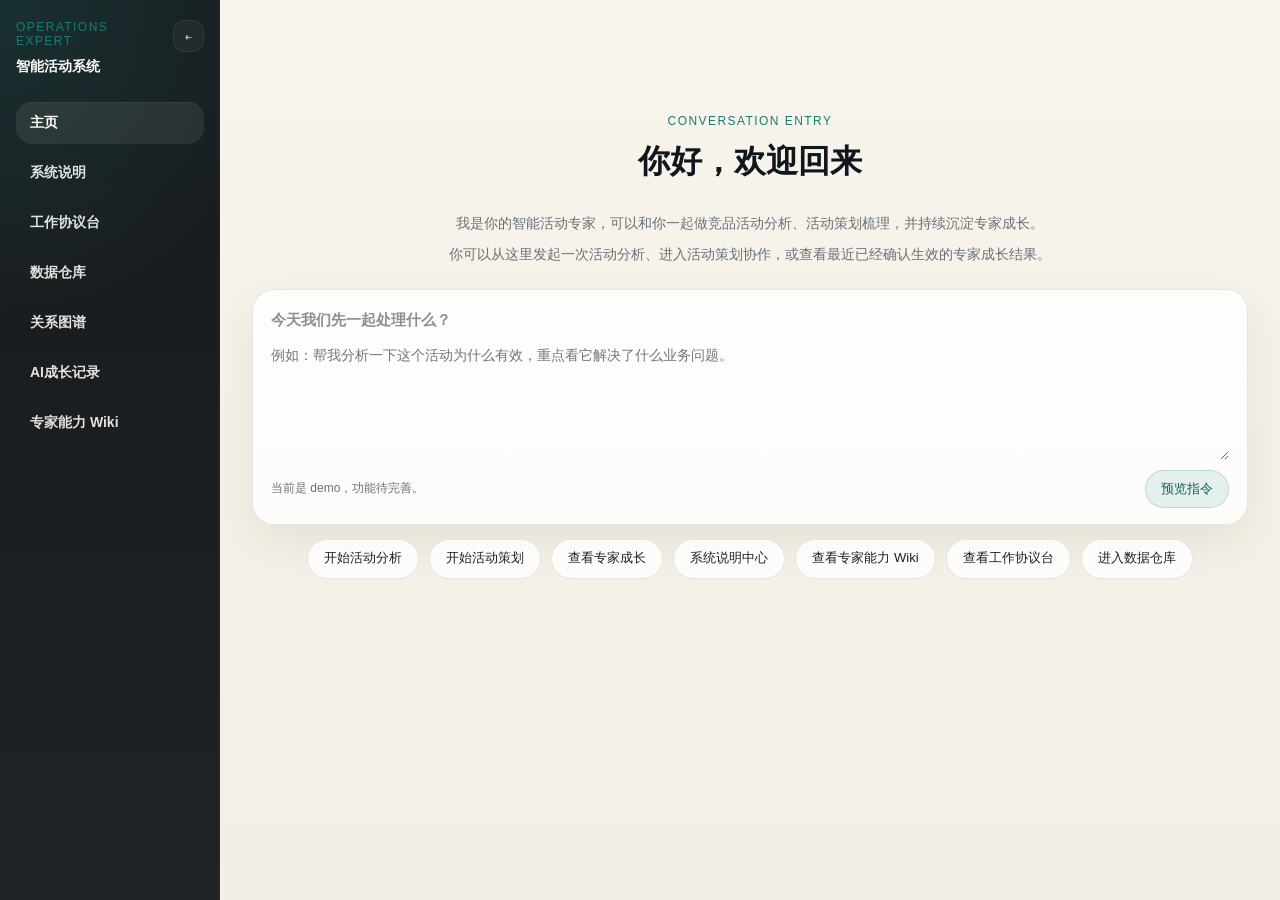
<file: index.html>
<!DOCTYPE html>
<html lang="zh-CN">
  <head>
    <meta charset="UTF-8" />
    <meta name="viewport" content="width=device-width, initial-scale=1.0" />
    <title>智能活动系统</title>
    <link rel="stylesheet" href="./styles.css" />
  </head>
  <body>
    <div class="app-shell" id="app-shell">
      <aside class="app-sidebar">
        <div class="sidebar-topbar">
          <div class="sidebar-brand">
            <div class="brand-mark">OE</div>
            <div class="brand-copy">
              <p class="eyebrow sidebar-eyebrow">Operations Expert</p>
              <h1>智能活动系统</h1>
            </div>
          </div>
          <button id="sidebar-toggle" class="sidebar-toggle" type="button" aria-label="切换侧边栏">⇤</button>
        </div>

        <nav class="sidebar-nav">
          <a class="sidebar-nav-item active" href="./index.html" title="主页">
            <span class="nav-label-full">主页</span>
            <span class="nav-label-short">主</span>
          </a>
          <a class="sidebar-nav-item" href="./system.html" title="系统说明">
            <span class="nav-label-full">系统说明</span>
            <span class="nav-label-short">系</span>
          </a>
          <a class="sidebar-nav-item sidebar-nav-subitem" href="./protocol.html" title="工作协议台">
            <span class="nav-label-full">工作协议台</span>
            <span class="nav-label-short">协</span>
          </a>
          <a class="sidebar-nav-item" href="./warehouse.html?category=activity" title="数据仓库">
            <span class="nav-label-full">数据仓库</span>
            <span class="nav-label-short">库</span>
          </a>
          <a class="sidebar-nav-item sidebar-nav-subitem" href="./graph.html" title="关系图谱">
            <span class="nav-label-full">关系图谱</span>
            <span class="nav-label-short">图</span>
          </a>
          <a class="sidebar-nav-item" href="./growth.html" title="AI成长记录">
            <span class="nav-label-full">AI成长记录</span>
            <span class="nav-label-short">长</span>
          </a>
          <a class="sidebar-nav-item" href="./capabilities.html" title="专家能力 Wiki">
            <span class="nav-label-full">专家能力 Wiki</span>
            <span class="nav-label-short">能</span>
          </a>
        </nav>
      </aside>

      <main class="app-main">
        <div class="home-stage">
          <section class="home-hero">
            <p class="eyebrow">Conversation Entry</p>
            <h2>你好，欢迎回来</h2>
            <div class="home-copy-group">
              <p class="muted home-intro">
                我是你的智能活动专家，可以和你一起做竞品活动分析、活动策划梳理，并持续沉淀专家成长。
              </p>
              <p class="muted home-subintro">
                你可以从这里发起一次活动分析、进入活动策划协作，或查看最近已经确认生效的专家成长结果。
              </p>
            </div>
          </section>

          <section class="home-chat-panel">
            <div class="fake-chat-box">
              <div class="fake-chat-placeholder">今天我们先一起处理什么？</div>
              <textarea id="prompt-box" class="prompt-box" placeholder="例如：帮我分析一下这个活动为什么有效，重点看它解决了什么业务问题。"></textarea>
              <div class="prompt-footer">
                <span class="muted tiny">当前是 demo，功能待完善。</span>
                <button id="send-preview" class="primary-pill" type="button">预览指令</button>
              </div>
            </div>

            <div class="quick-actions">
              <button class="quick-action" data-prompt="开始活动分析：请先告诉我活动资料、页面规则、相关截图或你已有的初步判断，我会先帮你拆出业务问题、方法和是否值得借鉴。">开始活动分析</button>
              <button class="quick-action" data-prompt="开始活动策划：请先告诉我活动目标、目标用户、预算范围、想解决的业务问题和你已有的想法，我会陪你一起把方案拆清楚。">开始活动策划</button>
              <button class="quick-action" data-prompt="查看专家成长：我想先看最近已经确认生效的成长结果，重点关注最近的成长时间、来源案例和影响范围。">查看专家成长</button>
              <a class="quick-action link-action" href="./system.html">系统说明中心</a>
              <a class="quick-action link-action" href="./capabilities.html">查看专家能力 Wiki</a>
              <a class="quick-action link-action" href="./protocol.html">查看工作协议台</a>
              <a class="quick-action link-action" href="./warehouse.html?category=activity">进入数据仓库</a>
            </div>

            <div id="prompt-preview" class="prompt-preview" hidden></div>
          </section>
        </div>
      </main>
    </div>

    <script>
      const promptBox = document.getElementById("prompt-box");
      const preview = document.getElementById("prompt-preview");
      const sendPreview = document.getElementById("send-preview");
      const appShell = document.getElementById("app-shell");
      const sidebarToggle = document.getElementById("sidebar-toggle");
      const collapsed = localStorage.getItem("lite-sidebar-collapsed") === "true";

      function applySidebarState(value) {
        appShell.classList.toggle("sidebar-collapsed", value);
        sidebarToggle.textContent = value ? "⇥" : "⇤";
      }

      applySidebarState(collapsed);
      sidebarToggle.addEventListener("click", () => {
        const next = !appShell.classList.contains("sidebar-collapsed");
        localStorage.setItem("lite-sidebar-collapsed", String(next));
        applySidebarState(next);
      });

      document.querySelectorAll(".quick-action[data-prompt]").forEach((button) => {
        button.addEventListener("click", () => {
          promptBox.value = button.dataset.prompt || "";
          preview.hidden = true;
        });
      });

      sendPreview.addEventListener("click", () => {
        const value = promptBox.value.trim();
        preview.hidden = false;
        preview.innerHTML = value
          ? `<div class="panel-label">当前预置指令</div><p>${value}</p>`
          : '<div class="panel-label">当前预置指令</div><p class="muted">你还没有填写内容，可以先点击下方快捷入口。</p>';
      });
    </script>
  </body>
</html>
</file>
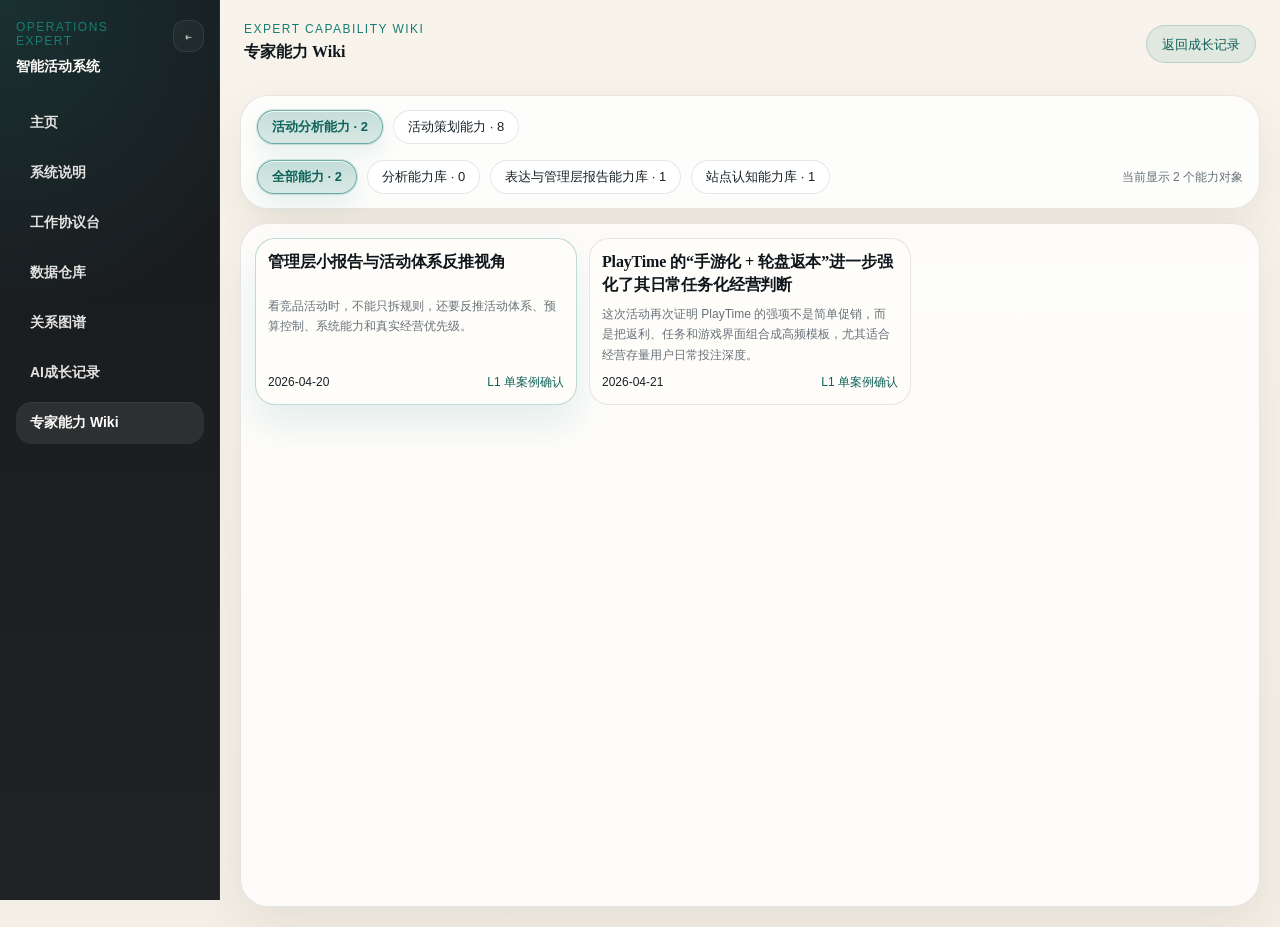
<file: capabilities.html>
<!DOCTYPE html>
<html lang="zh-CN">
  <head>
    <meta charset="UTF-8" />
    <meta name="viewport" content="width=device-width, initial-scale=1.0" />
    <title>专家能力 Wiki</title>
    <link rel="stylesheet" href="./styles.css" />
  </head>
  <body>
    <div class="app-shell" id="app-shell">
      <aside class="app-sidebar">
        <div class="sidebar-topbar">
          <div class="sidebar-brand">
            <div class="brand-mark">OE</div>
            <div class="brand-copy">
              <p class="eyebrow sidebar-eyebrow">Operations Expert</p>
              <h1>智能活动系统</h1>
            </div>
          </div>
          <button id="sidebar-toggle" class="sidebar-toggle" type="button" aria-label="切换侧边栏">⇤</button>
        </div>

        <nav class="sidebar-nav">
          <a class="sidebar-nav-item" href="./index.html" title="主页">
            <span class="nav-label-full">主页</span>
            <span class="nav-label-short">主</span>
          </a>
          <a class="sidebar-nav-item" href="./system.html" title="系统说明">
            <span class="nav-label-full">系统说明</span>
            <span class="nav-label-short">系</span>
          </a>
          <a class="sidebar-nav-item sidebar-nav-subitem" href="./protocol.html" title="工作协议台">
            <span class="nav-label-full">工作协议台</span>
            <span class="nav-label-short">协</span>
          </a>
          <a class="sidebar-nav-item" href="./warehouse.html?category=activity" title="数据仓库">
            <span class="nav-label-full">数据仓库</span>
            <span class="nav-label-short">库</span>
          </a>
          <a class="sidebar-nav-item sidebar-nav-subitem" href="./graph.html" title="关系图谱">
            <span class="nav-label-full">关系图谱</span>
            <span class="nav-label-short">图</span>
          </a>
          <a class="sidebar-nav-item" href="./growth.html" title="AI成长记录">
            <span class="nav-label-full">AI成长记录</span>
            <span class="nav-label-short">长</span>
          </a>
          <a class="sidebar-nav-item active" href="./capabilities.html" title="专家能力 Wiki">
            <span class="nav-label-full">专家能力 Wiki</span>
            <span class="nav-label-short">能</span>
          </a>
        </nav>
      </aside>

      <main class="app-main">
        <div class="shell growth-shell-v2">
          <div class="page-titlebar capability-titlebar">
            <div>
              <p class="eyebrow">Expert Capability Wiki</p>
              <h1>专家能力 Wiki</h1>
            </div>
            <a class="primary-pill" href="./growth.html">返回成长记录</a>
          </div>

          <section class="growth-summary-panel">
            <div class="growth-filter-row">
              <div id="capability-track-list" class="filter-list horizontal"></div>
            </div>
            <div class="growth-filter-row">
              <div id="capability-domain-list" class="filter-list horizontal"></div>
              <div class="muted tiny" id="capability-count"></div>
            </div>
          </section>

          <section class="growth-workbench capability-workbench">
            <div class="growth-cards-panel">
              <div id="capability-cards" class="growth-cards-grid capability-cards-grid"></div>
              <div id="capability-empty" class="empty growth-empty" hidden>当前筛选条件下没有能力对象。</div>
            </div>
          </section>
        </div>
      </main>
    </div>

    <div id="capability-reading-modal" class="reading-modal" hidden>
      <div class="reading-modal-backdrop" data-capability-modal-close></div>
      <div
        class="reading-modal-dialog"
        role="dialog"
        aria-modal="true"
        aria-labelledby="capability-reading-modal-title"
      >
        <div class="reading-modal-header">
          <div>
            <p class="eyebrow">Capability Reading</p>
            <h3 id="capability-reading-modal-title">能力详情</h3>
          </div>
          <button
            type="button"
            class="reading-modal-close"
            data-capability-modal-close
            aria-label="关闭能力详情弹窗"
          >
            ×
          </button>
        </div>
        <div id="capability-modal-detail" class="reading-modal-content"></div>
      </div>
    </div>

    <script src="./capability-data.js"></script>
    <script>
      const appShell = document.getElementById("app-shell");
      const sidebarToggle = document.getElementById("sidebar-toggle");
      const collapsed = localStorage.getItem("lite-sidebar-collapsed") === "true";

      function applySidebarState(value) {
        appShell.classList.toggle("sidebar-collapsed", value);
        sidebarToggle.textContent = value ? "⇥" : "⇤";
      }

      applySidebarState(collapsed);
      sidebarToggle.addEventListener("click", () => {
        const next = !appShell.classList.contains("sidebar-collapsed");
        localStorage.setItem("lite-sidebar-collapsed", String(next));
        applySidebarState(next);
      });

      const capabilityData = window.CAPABILITY_DATA || { items: [], domains: [], tracks: [] };
      const params = new URLSearchParams(window.location.search);
      const requestedId = params.get("id");
      const requestedItem = (capabilityData.items || []).find((item) => item.id === requestedId);
      const defaultTrackId =
        (requestedItem && safeList(requestedItem.trackIds)[0]) ||
        (capabilityData.tracks && capabilityData.tracks[0] && capabilityData.tracks[0].id) ||
        null;
      const state = {
        track: defaultTrackId,
        domain: "all",
        selectedId: requestedId || (capabilityData.items[0] && capabilityData.items[0].id) || null,
      };
      const shouldAutoOpenRequested = Boolean(requestedItem);
      let hasAutoOpenedRequested = false;
      const capabilityReadingModal = document.getElementById("capability-reading-modal");
      const capabilityModalDetail = document.getElementById("capability-modal-detail");

      function safeList(items) {
        return (items || []).filter(Boolean);
      }

      function escapeHtml(value) {
        return String(value || "")
          .replace(/&/g, "&amp;")
          .replace(/</g, "&lt;")
          .replace(/>/g, "&gt;")
          .replace(/"/g, "&quot;")
          .replace(/'/g, "&#39;");
      }

      function buildParagraphs(values) {
        return safeList(values)
          .map((value) => String(value || "").trim())
          .filter(Boolean)
          .map((value) => `<p>${escapeHtml(value)}</p>`)
          .join("");
      }

      function buildUniqueParagraphs(values) {
        return buildParagraphs([...new Set(safeList(values))]);
      }

      function getCapabilityCardSummary(item) {
        if (state.track === "activity-planning") {
          return item.problem || item.planningUse || item.standardUse || item.oneLineConclusion || "待补充";
        }
        return item.oneLineConclusion || item.analysisUse || item.problem || "待补充";
      }

      function getCapabilityDetailSummary(item) {
        if (state.track === "activity-planning") {
          return item.problem || item.planningUse || item.oneLineConclusion || "待补充";
        }
        return item.oneLineConclusion || item.problem || "待补充";
      }

      function openCapabilityModal(item) {
        renderDetail(item, "capability-modal-detail");
        capabilityReadingModal.hidden = false;
        document.body.classList.add("reading-modal-open");
      }

      function closeCapabilityModal() {
        capabilityReadingModal.hidden = true;
        document.body.classList.remove("reading-modal-open");
      }

      function getFilteredItems() {
        return (capabilityData.items || []).filter((item) => {
          const trackMatch = !state.track || safeList(item.trackIds).includes(state.track);
          const domainMatch = state.domain === "all" || item.domain === state.domain;
          return trackMatch && domainMatch;
        });
      }

      function getCurrent(items) {
        return items.find((item) => item.id === state.selectedId) || items[0] || null;
      }

      function renderTrackFilters() {
        const container = document.getElementById("capability-track-list");
        const entries = (capabilityData.tracks || []).map((track) => ({
          id: track.id,
          label: track.label,
          count: track.count,
        }));

        container.innerHTML = "";
        entries.forEach((entry) => {
          const button = document.createElement("button");
          button.className = "filter-btn" + (state.track === entry.id ? " active" : "");
          button.textContent = `${entry.label} · ${entry.count}`;
          button.onclick = () => {
            state.track = entry.id;
            state.domain = "all";
            const nextItems = getFilteredItems();
            state.selectedId = getCurrent(nextItems)?.id || null;
            renderTrackFilters();
            renderFilters();
            renderWorkbench();
          };
          container.appendChild(button);
        });
      }

      function renderFilters() {
        const container = document.getElementById("capability-domain-list");
        const allItems = (capabilityData.items || []).filter(
          (item) => !state.track || safeList(item.trackIds).includes(state.track)
        );
        const domainCounts = new Map();
        allItems.forEach((item) => {
          const key = item.domain;
          domainCounts.set(key, (domainCounts.get(key) || 0) + 1);
        });
        const entries = [
          { id: "all", label: "全部能力", count: allItems.length },
          ...((capabilityData.domains || []).map((domain) => ({
            id: domain.id,
            label: domain.label,
            count: domainCounts.get(domain.id) || 0,
          }))),
        ];

        container.innerHTML = "";
        entries.forEach((entry) => {
          const button = document.createElement("button");
          button.className = "filter-btn" + (state.domain === entry.id ? " active" : "");
          button.textContent = `${entry.label} · ${entry.count}`;
          button.onclick = () => {
            state.domain = entry.id;
            const nextItems = getFilteredItems();
            state.selectedId = getCurrent(nextItems)?.id || null;
            renderTrackFilters();
            renderFilters();
            renderWorkbench();
          };
          container.appendChild(button);
        });
      }

      function renderCards(items) {
        const list = document.getElementById("capability-cards");
        list.innerHTML = "";
        items.forEach((item) => {
          const card = document.createElement("article");
          card.className = "growth-card capability-card" + (item.id === state.selectedId ? " active" : "");
          card.tabIndex = 0;
          card.innerHTML = `
            <div class="growth-card-head">
              <h3>${escapeHtml(item.title)}</h3>
            </div>
            <p class="growth-card-summary">${escapeHtml(getCapabilityCardSummary(item))}</p>
            <div class="growth-card-foot">
              <span class="growth-card-source">${escapeHtml(item.createdDate || "未知时间")}</span>
              <div class="growth-card-meta-right">
                <span class="capability-card-meta">${escapeHtml(item.stability || "未知")}</span>
              </div>
            </div>
          `;
          const select = () => {
            state.selectedId = item.id;
            renderCards(items);
            openCapabilityModal(item);
          };
          card.addEventListener("click", select);
          card.addEventListener("keydown", (event) => {
            if (event.key === "Enter" || event.key === " ") {
              event.preventDefault();
              select();
            }
          });
          list.appendChild(card);
        });
      }

      function renderDetail(item, containerId) {
        const container = document.getElementById(containerId);
        if (!item) {
          container.innerHTML = `<div class="growth-detail-empty muted">当前没有可展示的能力详情。</div>`;
          container.scrollTop = 0;
          return;
        }

        const summaryTitle = state.track === "activity-planning" ? "策划主线下怎么用" : "一句话定义";
        const summaryEyebrow = state.track === "activity-planning" ? "Planning Focus" : "Capability Summary";
        const standardUseParagraphs =
          state.track === "activity-planning"
            ? [item.planningUse, item.standardUse, item.openingReminder]
            : [item.analysisUse, item.standardUse, item.openingReminder];

        container.innerHTML = `
          <div class="growth-detail-header">
            <div class="growth-detail-heading">
              <div class="growth-detail-recordline">
                <span class="growth-record-chip">能力对象</span>
              </div>
              <h2>${escapeHtml(item.title)}</h2>
              <p class="growth-detail-summary">${escapeHtml(getCapabilityDetailSummary(item))}</p>
            </div>
            <div class="growth-detail-topmeta">
              <span class="growth-detail-type">${escapeHtml(safeList(item.trackTags).join(" / ") || "待补充主线")}</span>
              <span class="growth-detail-type">${escapeHtml(item.domain)}</span>
              <span class="growth-detail-type">${escapeHtml(item.createdDate || "未知时间")}</span>
              <span class="growth-detail-date">${escapeHtml(item.status || "试运行")}</span>
            </div>
          </div>

          <div class="growth-reading-frame">
            <article class="structured-section professional-reading growth-reading-document">
              <section class="growth-reading-section growth-reading-intro">
                <p class="eyebrow">${escapeHtml(summaryEyebrow)}</p>
                <h3>${escapeHtml(summaryTitle)}</h3>
                <div class="growth-reading-prose">
                  ${buildUniqueParagraphs(
                    state.track === "activity-planning"
                      ? [item.problem, item.planningUse, item.oneLineConclusion]
                      : [item.oneLineConclusion, item.problem]
                  )}
                </div>
              </section>

              <section class="growth-reading-section">
                <p class="eyebrow">Standard Use</p>
                <h3>标准调用说明</h3>
                <div class="growth-reading-prose">
                  ${buildUniqueParagraphs(standardUseParagraphs)}
                </div>
                <ul class="growth-inline-list growth-reading-inline-list">
                  <li><strong>推荐调用任务：</strong>${escapeHtml(safeList(item.recommendedTasks).join("、") || "待补充")}</li>
                  <li><strong>推荐影响输出层：</strong>${escapeHtml(safeList(item.recommendedOutputs).join("、") || "待补充")}</li>
                  <li><strong>是否进入启动卡：</strong>${escapeHtml(item.startupCard || "否")}</li>
                </ul>
              </section>

              <section class="growth-reading-section">
                <p class="eyebrow">Boundary</p>
                <h3>适用边界</h3>
                <div class="growth-reading-prose">
                  ${buildParagraphs([item.appliesTo, item.notApplicable, item.cautionBoundary, item.commonMisjudge])}
                </div>
              </section>

              <section class="growth-reading-section">
                <p class="eyebrow">Source</p>
                <h3>来源与维护</h3>
                <div class="growth-reading-prose">
                  ${buildParagraphs([item.whyWorth, item.calibrationNeeds, item.fallback])}
                </div>
                <ul class="growth-inline-list growth-reading-inline-list">
                  <li><strong>来源成长卡：</strong>${escapeHtml(safeList(item.sourceGrowthCards).join("、") || "待补充")}</li>
                  <li><strong>代表性案例：</strong>${escapeHtml(safeList(item.representativeCases).join("、") || "待补充")}</li>
                  <li><strong>问题卡：</strong>${escapeHtml(safeList(item.questionCards).join("、") || "无")}</li>
                  <li><strong>方法卡：</strong>${escapeHtml(safeList(item.methodCards).join("、") || "无")}</li>
                  <li><strong>站点策略卡：</strong>${escapeHtml(safeList(item.siteStrategyCards).join("、") || "无")}</li>
                  <li><strong>外部模型可读性：</strong>${escapeHtml(item.externalModelReady || "待补充")}</li>
                  <li><strong>源文件：</strong><a href="${escapeHtml(item.filePath)}">${escapeHtml(item.fileName)}</a></li>
                </ul>
              </section>
            </article>
          </div>
        `;
        container.scrollTop = 0;
      }

      function renderWorkbench() {
        const items = getFilteredItems();
        const empty = document.getElementById("capability-empty");
        const count = document.getElementById("capability-count");
        count.textContent = `当前显示 ${items.length} 个能力对象`;
        if (!items.length) {
          empty.hidden = false;
          document.getElementById("capability-cards").innerHTML = "";
          capabilityModalDetail.innerHTML = "";
          closeCapabilityModal();
          return;
        }
        empty.hidden = true;
        const current = getCurrent(items);
        state.selectedId = current.id;
        renderCards(items);
        if (shouldAutoOpenRequested && !hasAutoOpenedRequested) {
          hasAutoOpenedRequested = true;
          openCapabilityModal(current);
        }
      }

      capabilityReadingModal.addEventListener("click", (event) => {
        if (
          event.target.closest("[data-capability-modal-close]") ||
          !event.target.closest(".reading-modal-dialog")
        ) {
          closeCapabilityModal();
        }
      });

      document.addEventListener("keydown", (event) => {
        if (event.key === "Escape" && !capabilityReadingModal.hidden) {
          closeCapabilityModal();
        }
      });

      renderTrackFilters();
      renderFilters();
      renderWorkbench();
    </script>
  </body>
</html>
</file>
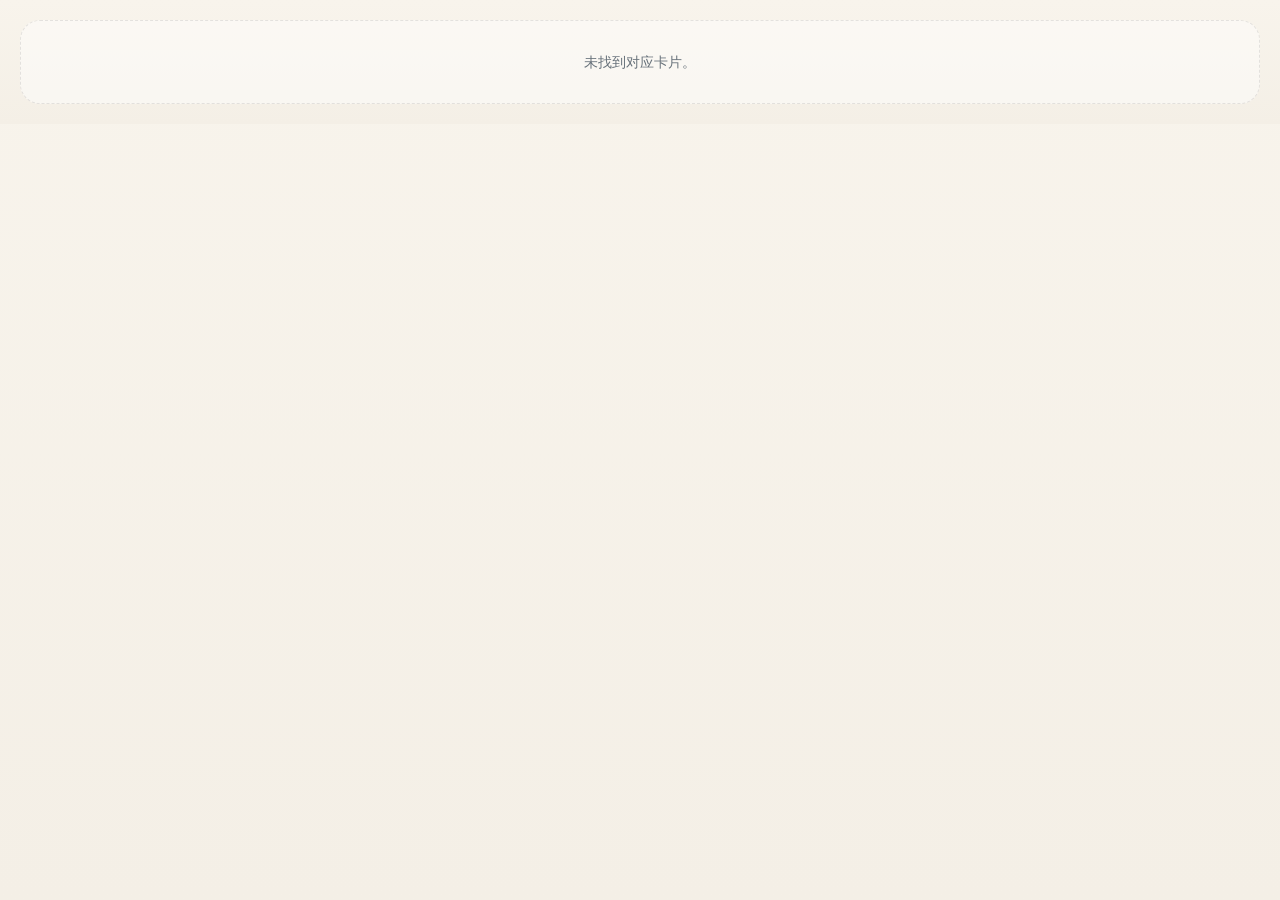
<file: detail.html>
<!DOCTYPE html>
<html lang="zh-CN">
  <head>
    <meta charset="UTF-8" />
    <meta name="viewport" content="width=device-width, initial-scale=1.0" />
    <title>卡片详情</title>
    <link rel="stylesheet" href="./styles.css" />
  </head>
  <body>
    <div class="app-shell" id="app-shell">
      <aside class="app-sidebar">
        <div class="sidebar-topbar">
          <div class="sidebar-brand">
            <div class="brand-mark">OE</div>
            <div class="brand-copy">
              <p class="eyebrow sidebar-eyebrow">Operations Expert</p>
              <h1>智能活动系统</h1>
            </div>
          </div>
          <button id="sidebar-toggle" class="sidebar-toggle" type="button" aria-label="切换侧边栏">⇤</button>
        </div>

        <nav class="sidebar-nav">
          <a class="sidebar-nav-item" href="./index.html" title="主页">
            <span class="nav-label-full">主页</span>
            <span class="nav-label-short">主</span>
          </a>
          <a class="sidebar-nav-item" href="./system.html" title="系统说明">
            <span class="nav-label-full">系统说明</span>
            <span class="nav-label-short">系</span>
          </a>
          <a class="sidebar-nav-item sidebar-nav-subitem" href="./protocol.html" title="工作协议台">
            <span class="nav-label-full">工作协议台</span>
            <span class="nav-label-short">协</span>
          </a>
          <a class="sidebar-nav-item active" href="./warehouse.html?category=activity" title="数据仓库">
            <span class="nav-label-full">数据仓库</span>
            <span class="nav-label-short">库</span>
          </a>
          <a class="sidebar-nav-item sidebar-nav-subitem" href="./graph.html" title="关系图谱">
            <span class="nav-label-full">关系图谱</span>
            <span class="nav-label-short">图</span>
          </a>
          <a class="sidebar-nav-item" href="./growth.html" title="AI成长记录">
            <span class="nav-label-full">AI成长记录</span>
            <span class="nav-label-short">长</span>
          </a>
          <a class="sidebar-nav-item" href="./capabilities.html" title="专家能力 Wiki">
            <span class="nav-label-full">专家能力 Wiki</span>
            <span class="nav-label-short">能</span>
          </a>
        </nav>
      </aside>

      <main class="app-main">
        <div class="shell detail-shell">
          <div class="back-link-shell">
            <a id="back-link" class="back-link top-back-link" href="./warehouse.html">← 返回数据仓库</a>
          </div>

          <div class="detail-layout">
            <aside class="detail-toc">
              <section class="side-section toc-panel">
                <p class="eyebrow">文档目录</p>
                <div id="toc-list" class="toc-list"></div>
              </section>
            </aside>

            <section class="detail-main">
              <div class="hero-block">
                <div class="hero-topbar">
                  <div id="header-copy"></div>
                  <a id="detail-graph-link" class="ghost-link graph-entry-link detail-graph-entry" href="./graph.html">关系图谱</a>
                </div>
                <div id="hero-tags" class="hero-tags"></div>
                <p id="hero-summary" class="muted"></p>
              </div>

              <div id="structured-render" class="structured-render" hidden></div>
            </section>

            <aside class="detail-side">
              <section class="side-section">
                <p class="eyebrow">关联卡片</p>
                <div id="related-filter-list" class="filter-list horizontal related-filter-list"></div>
                <div id="related-list" class="related-list"></div>
              </section>
            </aside>
          </div>
        </div>
      </main>
    </div>

    <div id="table-modal" class="table-modal" hidden>
      <div class="table-modal-backdrop" data-table-modal-close></div>
      <div class="table-modal-dialog" role="dialog" aria-modal="true" aria-labelledby="table-modal-title">
        <div class="table-modal-header">
          <div>
            <p class="eyebrow">Table Viewer</p>
            <h3 id="table-modal-title">表格放大查看</h3>
          </div>
          <div class="table-modal-actions">
            <button type="button" class="ghost-link graph-mini-action" id="table-modal-copy">复制表格</button>
            <button type="button" class="table-modal-close" data-table-modal-close aria-label="关闭表格弹窗">×</button>
          </div>
        </div>
        <div id="table-modal-content" class="table-modal-content"></div>
      </div>
    </div>

    <script src="./cards-data.js"></script>
    <script src="./cards-content.js"></script>
    <script src="./cards-extras.js"></script>
    <script>
      const appShell = document.getElementById("app-shell");
      const sidebarToggle = document.getElementById("sidebar-toggle");
      const collapsed = localStorage.getItem("lite-sidebar-collapsed") === "true";

      function applySidebarState(value) {
        appShell.classList.toggle("sidebar-collapsed", value);
        sidebarToggle.textContent = value ? "⇥" : "⇤";
      }

      applySidebarState(collapsed);
      sidebarToggle.addEventListener("click", () => {
        const next = !appShell.classList.contains("sidebar-collapsed");
        localStorage.setItem("lite-sidebar-collapsed", String(next));
        applySidebarState(next);
      });

      const params = new URLSearchParams(window.location.search);
      const cardId = params.get("id");
      const selectedSite = params.get("site") || "all";
      const card = window.CARD_DATA.cards.find((item) => item.id === cardId);

      if (!card) {
        document.body.innerHTML = '<div class="shell"><div class="empty">未找到对应卡片。</div></div>';
      } else {
        const categoryLabel = window.CARD_DATA.categories.find((c) => c.id === card.category)?.label || card.category;
        const siteLabel = window.CARD_DATA.sites.find((s) => s.id === selectedSite)?.label || selectedSite;

        document.getElementById("header-copy").innerHTML = `
          <h1>${card.title}</h1>
          <p class="muted">${categoryLabel} / ${siteLabel}</p>
        `;
        document.getElementById("hero-summary").textContent = card.summary;

        const tags = document.getElementById("hero-tags");
        tags.innerHTML = card.tags.map((tag) => `<span class="tag">${tag}</span>`).join("");

        function parseRenderSource(source) {
          if (!source) return null;

          const getBlock = (name) => {
            const match = source.match(new RegExp(`\\[${name}\\]([\\s\\S]*?)\\[\\/${name}\\]`));
            return match ? match[1].trim() : "";
          };

          const summary = getBlock("summary");
          const insight = getBlock("insight");
          const risk = getBlock("risk");
          const restMarkdown = getBlock("rest-markdown");

          const keyFacts = getBlock("key-facts")
            .split("\n")
            .map((line) => line.trim())
            .filter(Boolean)
            .map((line) => {
              const [label, ...rest] = line.split(":");
              return { label: label?.trim(), value: rest.join(":").trim() };
            })
            .filter((item) => item.label && item.value);

          const factsTable = getBlock("facts-table")
            .split("\n")
            .map((line) => line.trim())
            .filter(Boolean)
            .map((line) => {
              const [label, ...rest] = line.split("|");
              return { label: label?.trim(), value: rest.join("|").trim() };
            })
            .filter((item) => item.label && item.value);

          return { summary, keyFacts, factsTable, insight, risk, restMarkdown };
        }

        function renderInline(text) {
          return text
            .replace(/&/g, "&amp;")
            .replace(/</g, "&lt;")
            .replace(/>/g, "&gt;")
            .replace(/`([^`]+)`/g, "<code>$1</code>");
        }

        let markdownTableSeq = 0;
        let activeModalTable = null;

        const tableModal = document.getElementById("table-modal");
        const tableModalContent = document.getElementById("table-modal-content");
        const tableModalCopy = document.getElementById("table-modal-copy");

        function buildMarkdownTableHtml(header, bodyRows) {
          const tableId = `markdown-table-${++markdownTableSeq}`;
          return `
            <div class="markdown-table-block" data-table-block="${tableId}">
              <div class="markdown-table-toolbar">
                <div class="markdown-table-toolbar-spacer"></div>
                <div class="markdown-table-toolbar-actions">
                  <button type="button" class="table-action-btn" data-table-action="expand" data-table-id="${tableId}">放大查看</button>
                  <button type="button" class="table-action-btn" data-table-action="copy" data-table-id="${tableId}">复制表格</button>
                </div>
              </div>
              <div class="markdown-table-wrap" data-table-wrap="${tableId}">
                <table class="markdown-table">
                  <thead>
                    <tr>${header.map((cell) => `<th>${renderInline(cell)}</th>`).join("")}</tr>
                  </thead>
                  <tbody>
                    ${bodyRows
                      .map(
                        (row) => `<tr>${header.map((_, index) => `<td>${renderInline(row[index] || "")}</td>`).join("")}</tr>`
                      )
                      .join("")}
                  </tbody>
                </table>
              </div>
            </div>
          `;
        }

        function extractTablePayload(table) {
          if (!table) return { header: [], rows: [] };
          const header = Array.from(table.querySelectorAll("thead th")).map((cell) => cell.innerText.trim());
          const rows = Array.from(table.querySelectorAll("tbody tr")).map((row) =>
            Array.from(row.querySelectorAll("td")).map((cell) => cell.innerText.trim())
          );
          return { header, rows };
        }

        function tablePayloadToTsv(payload) {
          const lines = [];
          if (payload.header.length) lines.push(payload.header.join("\t"));
          payload.rows.forEach((row) => lines.push(row.join("\t")));
          return lines.join("\n");
        }

        async function copyTableToClipboard(table) {
          if (!table) return;
          const payload = extractTablePayload(table);
          const text = tablePayloadToTsv(payload);
          try {
            if (window.ClipboardItem && navigator.clipboard?.write) {
              const html = table.outerHTML;
              const item = new ClipboardItem({
                "text/plain": new Blob([text], { type: "text/plain" }),
                "text/html": new Blob([html], { type: "text/html" }),
              });
              await navigator.clipboard.write([item]);
            } else if (navigator.clipboard?.writeText) {
              await navigator.clipboard.writeText(text);
            }
          } catch (error) {
            console.error("复制表格失败", error);
          }
        }

        function closeTableModal() {
          tableModal.hidden = true;
          tableModalContent.innerHTML = "";
          activeModalTable = null;
          document.body.classList.remove("table-modal-open");
        }

        function openTableModal(table) {
          if (!table) return;
          activeModalTable = table;
          tableModalContent.innerHTML = "";
          const wrap = document.createElement("div");
          wrap.className = "table-modal-table-wrap";
          wrap.appendChild(table.cloneNode(true));
          tableModalContent.appendChild(wrap);
          tableModal.hidden = false;
          document.body.classList.add("table-modal-open");
        }

        document.addEventListener("click", (event) => {
          const actionButton = event.target.closest("[data-table-action]");
          if (actionButton) {
            const tableId = actionButton.dataset.tableId;
            const table = document.querySelector(`[data-table-wrap="${tableId}"] .markdown-table`);
            if (actionButton.dataset.tableAction === "expand") {
              openTableModal(table);
            } else if (actionButton.dataset.tableAction === "copy") {
              copyTableToClipboard(table);
            }
            return;
          }

          if (event.target.closest("[data-table-modal-close]")) {
            closeTableModal();
          }
        });

        tableModalCopy.addEventListener("click", () => {
          copyTableToClipboard(activeModalTable || tableModalContent.querySelector(".markdown-table"));
        });

        document.addEventListener("keydown", (event) => {
          if (event.key === "Escape" && !tableModal.hidden) {
            closeTableModal();
          }
        });

        function renderMarkdownBlock(markdown) {
          if (!markdown) return "";

          const lines = markdown.split("\n");
          let html = "";
          let paragraph = [];
          let listOpen = false;
          let currentLevel = 0;
          let tableLines = [];

          const flushParagraph = () => {
            if (!paragraph.length) return;
            html += `<p>${renderInline(paragraph.join(" "))}</p>`;
            paragraph = [];
          };

          const flushTable = () => {
            if (!tableLines.length) return;
            const parsedRows = tableLines
              .map((line) => line.trim())
              .filter(Boolean)
              .map((line) => line.replace(/^\||\|$/g, "").split("|").map((cell) => cell.trim()));

            if (parsedRows.length < 2) {
              html += `<p>${renderInline(tableLines.join(" "))}</p>`;
              tableLines = [];
              return;
            }

            const header = parsedRows[0];
            const divider = parsedRows[1];
            const isDivider = divider.every((cell) => /^:?-{3,}:?$/.test(cell));

            if (!isDivider) {
              html += `<p>${renderInline(tableLines.join(" "))}</p>`;
              tableLines = [];
              return;
            }

            const bodyRows = parsedRows.slice(2);
            html += buildMarkdownTableHtml(header, bodyRows);
            tableLines = [];
          };

          const closeListsToLevel = (targetLevel = 0) => {
            while (currentLevel > targetLevel) {
              html += "</li></ul>";
              currentLevel -= 1;
            }
            if (targetLevel === 0) {
              listOpen = false;
            }
          };

          const closeCurrentItemAtLevel = (level) => {
            if (listOpen && currentLevel === level) {
              html += "</li>";
            }
          };

          lines.forEach((rawLine) => {
            const line = rawLine.replace(/\t/g, "  ").replace(/\s+$/, "");
            const trimmed = line.trim();

            if (!trimmed) {
              flushTable();
              flushParagraph();
              closeListsToLevel(0);
              return;
            }

            if (/^\|.*\|$/.test(trimmed)) {
              flushParagraph();
              closeListsToLevel(0);
              tableLines.push(trimmed);
              return;
            }

            flushTable();

            if (/^##\s+/.test(trimmed)) {
              flushParagraph();
              closeListsToLevel(0);
              html += `<h2>${renderInline(trimmed.replace(/^##\s+/, ""))}</h2>`;
              return;
            }

            if (/^###\s+/.test(trimmed)) {
              flushParagraph();
              closeListsToLevel(0);
              html += `<h3>${renderInline(trimmed.replace(/^###\s+/, ""))}</h3>`;
              return;
            }

            if (/^####\s+/.test(trimmed)) {
              flushParagraph();
              closeListsToLevel(0);
              html += `<h4>${renderInline(trimmed.replace(/^####\s+/, ""))}</h4>`;
              return;
            }

            const bulletMatch = line.match(/^(\s*)-\s+(.*)$/);
            if (bulletMatch) {
              flushParagraph();
              const indent = bulletMatch[1].length;
              const level = Math.floor(indent / 2) + 1;
              const content = bulletMatch[2];

              if (!listOpen) {
                html += "<ul><li>";
                currentLevel = 1;
                listOpen = true;
                if (level > 1) {
                  while (currentLevel < level) {
                    html += "<ul><li>";
                    currentLevel += 1;
                  }
                }
                html += renderInline(content);
                return;
              }

              if (level > currentLevel) {
                while (currentLevel < level) {
                  html += "<ul><li>";
                  currentLevel += 1;
                }
                html += renderInline(content);
                return;
              }

              if (level === currentLevel) {
                closeCurrentItemAtLevel(level);
                html += "<li>" + renderInline(content);
                return;
              }

              closeListsToLevel(level);
              closeCurrentItemAtLevel(level);
              html += "<li>" + renderInline(content);
              return;
            }

            closeListsToLevel(0);
            paragraph.push(trimmed);
          });

          flushTable();
          flushParagraph();
          closeListsToLevel(0);
          return html;
        }

        function extractFromHeading(markdown, heading) {
          if (!markdown) return "";
          const lines = markdown.split("\n");
          let startIndex = -1;

          for (let i = 0; i < lines.length; i += 1) {
            if (lines[i].trim() === `## ${heading}`) {
              startIndex = i + 1;
              break;
            }
          }

          if (startIndex === -1) return "";
          return lines.slice(startIndex).join("\n").trim();
        }

        function extractSubsection(markdown, headingPattern, stopPattern) {
          if (!markdown) return "";
          const lines = markdown.split("\n");
          let startIndex = -1;

          for (let i = 0; i < lines.length; i += 1) {
            if (headingPattern.test(lines[i].trim())) {
              startIndex = i;
              break;
            }
          }

          if (startIndex === -1) return "";

          let endIndex = lines.length;
          for (let i = startIndex + 1; i < lines.length; i += 1) {
            const trimmed = lines[i].trim();
            if (stopPattern.test(trimmed)) {
              endIndex = i;
              break;
            }
          }

          return lines.slice(startIndex, endIndex).join("\n").trim();
        }

        function applyHeadingAnchors(scope, prefix) {
          const headings = Array.from(scope.querySelectorAll("h2, h3"));
          const used = new Map();

          headings.forEach((heading) => {
            const base = heading.textContent
              .trim()
              .toLowerCase()
              .replace(/[^\w\u4e00-\u9fa5]+/g, "-")
              .replace(/^-+|-+$/g, "") || "section";
            const count = (used.get(base) || 0) + 1;
            used.set(base, count);
            heading.id = `${prefix}-${base}${count > 1 ? `-${count}` : ""}`;
          });

          return headings;
        }

        function buildToc() {
          const tocList = document.getElementById("toc-list");
          const activePanel =
            document.querySelector(".detail-tab-panel.active") ||
            document.getElementById("structured-render");
          const sections = Array.from(activePanel.querySelectorAll("[data-toc-section]"));
          if (!sections.length) {
            tocList.innerHTML = '<div class="muted">暂无目录</div>';
            return;
          }

          tocList.innerHTML = sections
            .map((section) => {
              const title = section.dataset.tocSection;
              const anchor = section.id;
              const childLinks = Array.from(section.querySelectorAll("h2, h3"))
                .map(
                  (heading) => `
                    <a class="toc-subitem toc-level-${heading.tagName.toLowerCase()}" href="#${heading.id}">
                      ${heading.textContent}
                    </a>
                  `
                )
                .join("");

              return `
                <div class="toc-group">
                  <a class="toc-item toc-top" href="#${anchor}">${title}</a>
                  ${childLinks}
                </div>
              `;
            })
            .join("");
        }

        function extractSection(markdown, heading) {
          const lines = markdown.split("\n");
          let startIndex = -1;

          for (let i = 0; i < lines.length; i += 1) {
            if (lines[i].trim() === `## ${heading}`) {
              startIndex = i + 1;
              break;
            }
          }

          if (startIndex === -1) return "";

          let endIndex = lines.length;
          for (let i = startIndex; i < lines.length; i += 1) {
            if (/^##\s+/.test(lines[i])) {
              endIndex = i;
              break;
            }
          }

          return lines.slice(startIndex, endIndex).join("\n").trim();
        }

        function extractSectionUntil(markdown, heading, stopPatterns = []) {
          const lines = markdown.split("\n");
          let startIndex = -1;

          for (let i = 0; i < lines.length; i += 1) {
            if (lines[i].trim() === `## ${heading}`) {
              startIndex = i + 1;
              break;
            }
          }

          if (startIndex === -1) return "";

          let endIndex = lines.length;
          for (let i = startIndex; i < lines.length; i += 1) {
            const trimmed = lines[i].trim();
            if (/^##\s+/.test(trimmed)) {
              endIndex = i;
              break;
            }
            if (stopPatterns.some((pattern) => pattern.test(trimmed))) {
              endIndex = i;
              break;
            }
          }

          return lines.slice(startIndex, endIndex).join("\n").trim();
        }

        function stripTitleAndMeta(markdown) {
          if (!markdown) return "";
          const lines = markdown.split("\n");
          let index = 0;

          if (lines[index]?.startsWith("# ")) index += 1;

          while (index < lines.length && !lines[index].trim()) index += 1;

          if (lines[index]?.trim() === "## 卡片元信息") {
            index += 1;
            while (index < lines.length) {
              if (/^##\s+/.test(lines[index]) && lines[index].trim() !== "## 卡片元信息") break;
              index += 1;
            }
          }

          return lines.slice(index).join("\n").trim();
        }

        function createSyntheticOverview(card) {
          const parts = [
            "## 分析概要",
            `- 这张卡主要讲的是：${card.subtitle || card.title}`,
            `- 当前核心结论：${card.summary || "暂无摘要"}`,
          ];

          if (card.tags?.length) {
            parts.push(`- 值得关注的关键词：${card.tags.join(" / ")}`);
          }

          return parts.join("\n");
        }

        function collectSubsections(markdown, sectionPatterns = []) {
          if (!markdown) return "";
          const pieces = sectionPatterns
            .map(({ start, stop }) => extractSubsection(markdown, start, stop))
            .filter(Boolean);
          return pieces.join("\n\n").trim();
        }

        function collectSubsectionPieces(markdown, sectionPatterns = []) {
          if (!markdown) return [];
          return sectionPatterns
            .map(({ start, stop }) => extractSubsection(markdown, start, stop))
            .filter(Boolean);
        }

        function collectTopLevelSections(markdown, headings = []) {
          if (!markdown || !headings.length) return "";
          const pieces = headings
            .map((heading) => {
              const section = extractSection(markdown, heading);
              return section ? `## ${heading}\n\n${section}` : "";
            })
            .filter(Boolean);
          return pieces.join("\n\n").trim();
        }

        function stripTopLevelSections(markdown, headings = []) {
          if (!markdown || !headings.length) return markdown;
          const blocked = new Set(headings);
          const lines = markdown.split("\n");
          const kept = [];
          let skipping = false;

          for (const line of lines) {
            const match = line.match(/^##\s+(.+)$/);
            if (match) {
              const heading = match[1].trim();
              skipping = blocked.has(heading);
              if (!skipping) {
                kept.push(line);
              }
              continue;
            }

            if (!skipping) {
              kept.push(line);
            }
          }

          return kept.join("\n").trim();
        }

        function parseGenericMarkdown(card, markdown) {
          const cleaned = stripTitleAndMeta(markdown);
          const overview = extractSection(cleaned, "分析概要");
          const managementReport = extractSection(cleaned, "活动级管理层小报告") || extractSection(cleaned, "管理层小报告");
          const managementView = extractSection(cleaned, "管理视图");
          const professionalView = extractFromHeading(cleaned, "专业视图");
          const siteProfessionalView = extractFromHeading(cleaned, "专业视图");
          const problemOverview = collectTopLevelSections(cleaned, ["问题定义", "典型场景与信号"]);
          const problemProfessionalFallback = stripTopLevelSections(cleaned, ["问题定义", "典型场景与信号"]);
          const methodOverview = collectTopLevelSections(cleaned, ["方法定义", "适用问题", "适用对象与场景"]);
          const methodProfessionalFallback = stripTopLevelSections(cleaned, ["方法定义", "适用问题", "适用对象与场景"]);

          const activityFactsOnly = professionalView
            ? extractSubsection(professionalView, /^###\s*2\.\s*事实拆解$/, /^###\s*3\./)
            : "";
          const activityDetail = activityFactsOnly || "";

          let management = "";
          if (managementReport) {
            const quickSnapshot =
              extractSection(managementView, "### 关键信息快照") ||
              extractSection(managementView, "### 核心结论");
            management = managementReport;
            if (quickSnapshot) {
              management += `\n\n## 关键信息快照\n\n${quickSnapshot}`;
            }
          } else if (card.category === "problem" && problemOverview) {
            management = problemOverview;
          } else if (card.category === "method" && methodOverview) {
            management = methodOverview;
          } else if (overview) {
            management = overview;
          } else if (managementView) {
            management = extractSection(managementView, "### 管理摘要") || managementView;
          } else {
            management = createSyntheticOverview(card);
          }

          let professional = "";
          if (professionalView) {
            const professionalPatterns = [
              { start: /^###\s*1\.\s*业务目标、方法与形式判断$/, stop: /^###\s*2\./ },
              { start: /^###\s*2\.\s*返利测算、强度与吸引力分析$/, stop: /^###\s*3\./ },
              { start: /^###\s*3\.\s*成本与风险判断$/, stop: /^###\s*4\./ },
              { start: /^###\s*4\.\s*专家评价与启发$/, stop: /^###\s*5\./ },
              { start: /^###\s*5\.\s*后续观察与管理判断$/, stop: /^##\s+/ },
              { start: /^###\s*3\.\s*问题-方法-形式判断$/, stop: /^###\s*4\./ },
              { start: /^###\s*4\.\s*强度与吸引力分析$/, stop: /^###\s*5\./ },
              { start: /^###\s*5\.\s*专家解读$/, stop: /^###\s*6\./ },
              { start: /^###\s*6\.\s*战略层判断$/, stop: /^##\s+/ },
            ];
            const professionalPieces = collectSubsectionPieces(professionalView, professionalPatterns);
            const professionalHeadingCount = [...professionalView.matchAll(/^###\s+.+$/gm)].length;
            const parsedProfessional = professionalPieces.join("\n\n").trim();

            professional =
              professionalHeadingCount > 0 && professionalPieces.length > 0 && professionalPieces.length < professionalHeadingCount
                ? professionalView
                : parsedProfessional;
          }
          if (!professional) {
            professional = professionalView || "";
          }
          if (!professional && card.category === "problem") {
            professional = problemProfessionalFallback;
          }
          if (!professional && card.category === "method") {
            professional = methodProfessionalFallback;
          }
          professional = stripTopLevelSections(professional, [
            "活动详情文档",
            "活动详情",
            "关联关系",
            "备注",
            "活动策划学习沉淀",
          ]);

          return { management, professional, activityDetail, siteProfessionalView };
        }

        function buildSection(id, title, eyebrow, content) {
          if (!content) return "";
          return `
            <section class="structured-section reading-section" id="${id}" data-toc-section="${title}">
              <p class="eyebrow">${eyebrow}</p>
              <h3>${title}</h3>
              <div class="structured-markdown">${renderMarkdownBlock(content)}</div>
            </section>
          `;
        }

        function renderTabbedSections(tabs, defaultId) {
          const container = document.getElementById("structured-render");
          const visibleTabs = tabs.filter((tab) => tab.content);
          if (!visibleTabs.length) {
            container.hidden = true;
            buildToc();
            return;
          }

          const initialTab = visibleTabs.find((tab) => tab.id === defaultId)?.id || visibleTabs[0].id;

          container.hidden = false;
          container.innerHTML = `
            <div class="detail-tabs" id="detail-tabs">
              ${visibleTabs
                .map(
                  (tab) => `
                    <button class="detail-tab ${tab.id === initialTab ? "active" : ""}" data-detail-tab="${tab.id}">
                      ${tab.label}
                    </button>
                  `
                )
                .join("")}
            </div>
            <div class="detail-tab-panels">
              ${visibleTabs
                .map(
                  (tab) => `
                    <div class="detail-tab-panel ${tab.id === initialTab ? "active" : ""}" data-detail-panel="${tab.id}">
                      ${tab.content}
                    </div>
                  `
                )
                .join("")}
            </div>
          `;

          const ensureAnchors = (tabId) => {
            const activePanel = container.querySelector(`[data-detail-panel="${tabId}"]`);
            if (!activePanel || activePanel.dataset.anchorsReady === "true") return;
            applyHeadingAnchors(activePanel, tabId);
            activePanel.dataset.anchorsReady = "true";
          };

          const activateTab = (tabId) => {
            container.querySelectorAll("[data-detail-tab]").forEach((button) => {
              button.classList.toggle("active", button.dataset.detailTab === tabId);
            });
            container.querySelectorAll("[data-detail-panel]").forEach((panel) => {
              panel.classList.toggle("active", panel.dataset.detailPanel === tabId);
            });
            ensureAnchors(tabId);
            buildToc();
          };

          container.querySelectorAll("[data-detail-tab]").forEach((button) => {
            button.onclick = () => activateTab(button.dataset.detailTab);
          });

          ensureAnchors(initialTab);
          buildToc();
        }

        function renderStructuredArticle(blocks) {
          const container = document.getElementById("structured-render");
          if (!blocks || (!blocks.summary && !blocks.keyFacts.length && !blocks.factsTable.length && !blocks.insight && !blocks.risk && !blocks.restMarkdown)) {
            container.hidden = true;
            return;
          }

          const parsedFullContent = parseGenericMarkdown(card, window.CARD_CONTENT?.[card.id] || "");
          const management = parsedFullContent.management;
          const professional = parsedFullContent.professional;
          const activityDetail =
            window.CARD_EXTRAS?.activityDetailDocs?.[card.id] || parsedFullContent.activityDetail;

          const managementContent = `
            <section class="structured-section reading-section management-reading" id="section-management" data-toc-section="分析概要">
              <p class="eyebrow">Overview</p>
              <h3>分析概要</h3>
              ${!management && blocks.summary ? `<div class="structured-summary">${blocks.summary}</div>` : ""}
              ${
                !management && blocks.keyFacts.length
                  ? `<div class="key-facts-grid">
                      ${blocks.keyFacts
                        .map(
                          (item) => `
                            <div class="key-fact-card">
                              <span>${item.label}</span>
                              <strong>${item.value}</strong>
                            </div>
                          `
                        )
                        .join("")}
                    </div>`
                  : ""
              }
              ${
                management
                  ? `<section class="inline-reading-block management-markdown">
                      <div class="structured-markdown">${renderMarkdownBlock(management)}</div>
                    </section>`
                  : ""
              }
            </section>
          `;

          const professionalContent = `
            <section class="structured-section reading-section professional-reading" id="section-professional" data-toc-section="活动分析">
              <p class="eyebrow">Activity Analysis</p>
              <h3>活动分析</h3>
              ${
                !professional && blocks.insight
                  ? `<section class="inline-reading-block">
                      <p class="eyebrow">Insight</p>
                      <h4>亮点与判断</h4>
                      <div class="structured-prose">${blocks.insight
                        .split("\n\n")
                        .map((paragraph) => `<p>${paragraph.trim()}</p>`)
                        .join("")}</div>
                    </section>`
                  : ""
              }
              ${
                !professional && blocks.factsTable.length
                  ? `<section class="inline-reading-block">
                      <p class="eyebrow">Auxiliary Facts</p>
                      <h4>关键事实（辅助）</h4>
                    <div class="facts-table">
                      ${blocks.factsTable
                        .map(
                          (item) => `
                            <div class="facts-row">
                              <div class="facts-label">${item.label}</div>
                              <div class="facts-value">${item.value}</div>
                            </div>
                          `
                        )
                        .join("")}
                    </div>
                  </section>`
                  : ""
              }
              ${
                professional
                  ? `<section class="inline-reading-block structured-markdown-section">
                      <div class="structured-markdown">${renderMarkdownBlock(professional)}</div>
                    </section>`
                  : ""
              }
              ${
                !professional && blocks.risk
                  ? `<section class="inline-reading-block risk-reading-block">
                      <p class="eyebrow">Risk</p>
                      <h4>风险与边界</h4>
                      <div class="structured-risk">${blocks.risk}</div>
                    </section>`
                  : ""
              }
            </section>
          `;

          const activityDetailContent = activityDetail
            ? buildSection("section-activity-detail", "活动详情", "Activity Detail", activityDetail)
            : "";

          renderTabbedSections(
            [
              { id: "overview", label: "分析概要", content: managementContent },
              { id: "professional", label: "活动分析", content: professionalContent },
              { id: "activity-detail", label: "活动详情", content: activityDetailContent },
            ],
            "professional"
          );
        }

        function renderGenericArticle(card, markdown) {
          const container = document.getElementById("structured-render");
          if (!markdown) {
            container.hidden = true;
            buildToc();
            return;
          }

          const { management, professional, activityDetail: fallbackActivityDetail } = parseGenericMarkdown(card, markdown);
          const activityDetail =
            window.CARD_EXTRAS?.activityDetailDocs?.[card.id] || fallbackActivityDetail;

          if (card.category === "activity") {
            renderTabbedSections(
              [
                { id: "overview", label: "分析概要", content: buildSection("section-management", "分析概要", "Overview", management) },
                { id: "professional", label: "活动分析", content: buildSection("section-professional", "活动分析", "Activity Analysis", professional) },
                { id: "activity-detail", label: "活动详情", content: buildSection("section-activity-detail", "活动详情", "Activity Detail", activityDetail || "") },
              ],
              "professional"
            );
            return;
          }

          if (card.category === "site") {
            const siteDocs = window.CARD_EXTRAS?.siteDocs?.[card.site] || {};
            renderTabbedSections(
              [
                { id: "site-strategy", label: "站点画像", content: buildSection("section-site-strategy", "站点画像", "Site Strategy", markdown) },
                { id: "site-report", label: "管理层报告", content: buildSection("section-site-report", "管理层报告", "Management Report", siteDocs.management || "") },
                { id: "site-timeline", label: "动态时间线", content: buildSection("section-site-timeline", "动态时间线", "Timeline", siteDocs.timeline || "") },
                { id: "site-background", label: "背景文档", content: buildSection("section-site-background", "背景文档", "Background", siteDocs.background || "") },
              ],
              "site-strategy"
            );
            return;
          }

          renderTabbedSections(
            [
              { id: "overview", label: "分析概要", content: buildSection("section-management", "分析概要", "Overview", management) },
              { id: "professional", label: "活动分析", content: buildSection("section-professional", "活动分析", "Activity Analysis", professional) },
            ],
            "professional"
          );
        }

        const contentSource = window.CARD_CONTENT?.[card.id] || "";
        if (card.renderSource) {
          renderStructuredArticle(parseRenderSource(card.renderSource));
        } else {
          renderGenericArticle(card, contentSource);
        }

        const relatedCards = window.CARD_DATA.cards
          .filter((item) => item.id !== card.id)
          .map((item) => {
            const sameSite =
              card.site !== "all" &&
              (item.site === card.site || (Array.isArray(item.sites) && item.sites.includes(card.site)));
            const sameTagCount = item.tags.filter((tag) => card.tags.includes(tag)).length;
            const sameCategory = item.category === card.category;
            const score = (sameSite ? 3 : 0) + sameTagCount * 2 + (sameCategory ? 1 : 0);
            return { item, score };
          })
          .filter(({ score }) => score > 0)
          .sort((a, b) => b.score - a.score)
          .map(({ item }) => item);

        const relatedCategories = [
          { id: "all", label: "全部" },
          ...window.CARD_DATA.categories
            .filter((category) => category.id !== card.category)
            .map((category) => ({ id: category.id, label: category.label })),
        ];
        let relatedCategory = "all";

        const relatedFilterList = document.getElementById("related-filter-list");
        const relatedList = document.getElementById("related-list");

        function renderRelatedFilters() {
          relatedFilterList.innerHTML = relatedCategories
            .map(
              (category) => `
                <button class="filter-btn ${relatedCategory === category.id ? "active" : ""}" data-related-category="${category.id}">
                  ${category.label}
                </button>
              `
            )
            .join("");

          relatedFilterList.querySelectorAll("[data-related-category]").forEach((button) => {
            button.onclick = () => {
              relatedCategory = button.dataset.relatedCategory;
              renderRelatedFilters();
              renderRelatedCards();
            };
          });
        }

        function renderRelatedCards() {
          const visibleCards = relatedCards
            .filter((item) => relatedCategory === "all" || item.category === relatedCategory)
            .slice(0, 5);

          if (!visibleCards.length) {
            relatedList.innerHTML = '<div class="muted">当前筛选下还没有关联卡片。</div>';
            return;
          }

          relatedList.innerHTML = visibleCards
            .map((item) => {
              const itemCategoryLabel =
                window.CARD_DATA.categories.find((c) => c.id === item.category)?.label || item.category;
              return `
                <a class="related-card-link" href="./detail.html?category=${encodeURIComponent(item.category)}&site=${encodeURIComponent(item.site === "all" ? selectedSite : item.site)}&id=${encodeURIComponent(item.id)}">
                  <strong>${item.title}</strong>
                  <span>${itemCategoryLabel} / ${item.site === "all" ? "跨站点" : item.site}</span>
                </a>
              `;
            })
            .join("");
        }

        renderRelatedFilters();
        renderRelatedCards();

        document.getElementById("back-link").href = `./warehouse.html?category=${encodeURIComponent(card.category)}&site=${encodeURIComponent(selectedSite)}`;
        document.getElementById("detail-graph-link").href = `./graph.html?category=${encodeURIComponent(
          card.category
        )}&site=${encodeURIComponent(selectedSite)}&focus=${encodeURIComponent(card.id)}&returnTo=${encodeURIComponent(
          `./detail.html?category=${card.category}&site=${selectedSite}&id=${card.id}`
        )}`;
      }
    </script>
  </body>
</html>
</file>
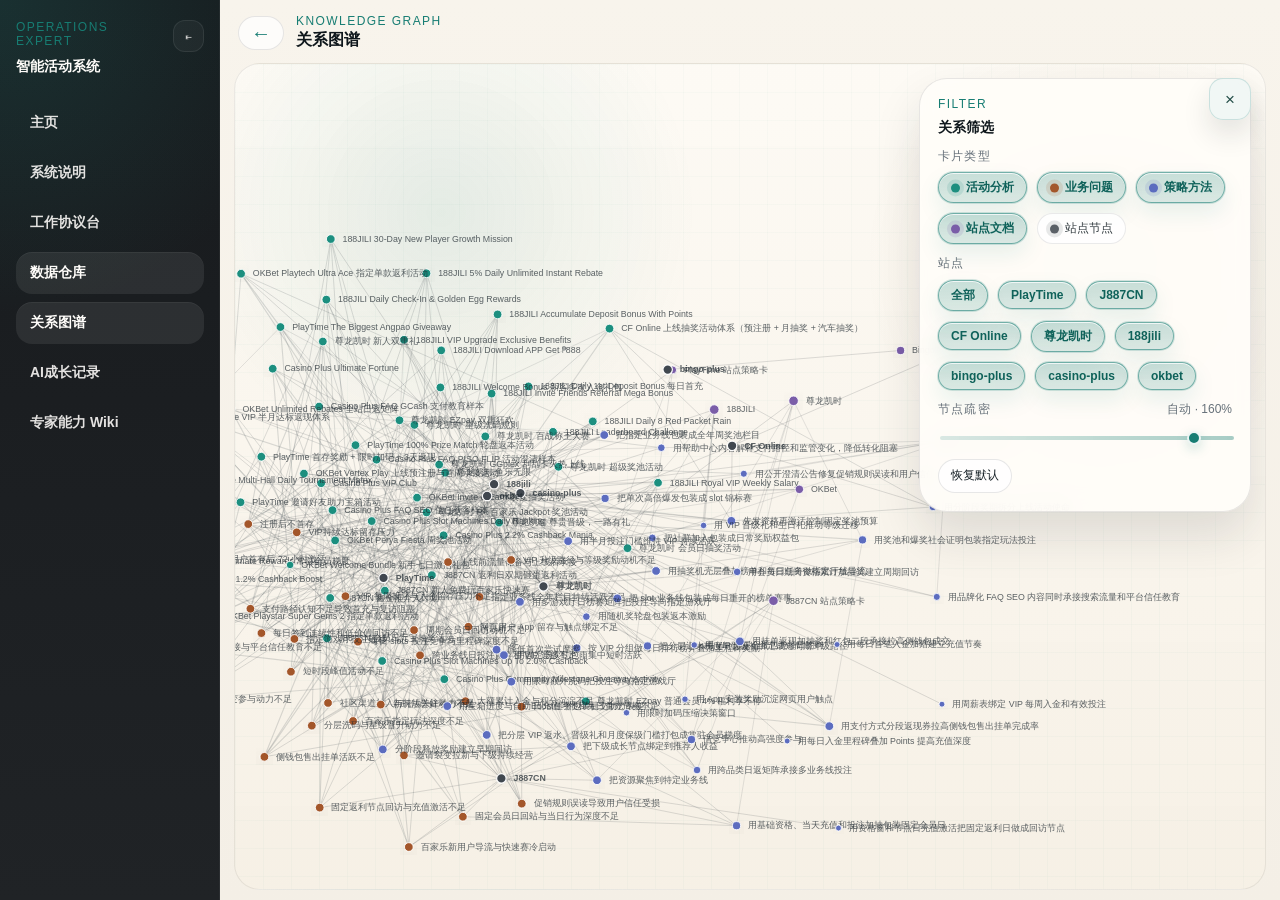
<file: graph.html>
<!DOCTYPE html>
<html lang="zh-CN">
  <head>
    <meta charset="UTF-8" />
    <meta name="viewport" content="width=device-width, initial-scale=1.0" />
    <title>关系图谱</title>
    <link rel="stylesheet" href="./styles.css" />
  </head>
  <body>
    <div class="app-shell" id="app-shell">
      <aside class="app-sidebar">
        <div class="sidebar-topbar">
          <div class="sidebar-brand">
            <div class="brand-mark">OE</div>
            <div class="brand-copy">
              <p class="eyebrow sidebar-eyebrow">Operations Expert</p>
              <h1>智能活动系统</h1>
            </div>
          </div>
          <button id="sidebar-toggle" class="sidebar-toggle" type="button" aria-label="切换侧边栏">⇤</button>
        </div>

        <nav class="sidebar-nav">
          <a class="sidebar-nav-item" href="./index.html" title="主页">
            <span class="nav-label-full">主页</span>
            <span class="nav-label-short">主</span>
          </a>
          <a class="sidebar-nav-item" href="./system.html" title="系统说明">
            <span class="nav-label-full">系统说明</span>
            <span class="nav-label-short">系</span>
          </a>
          <a class="sidebar-nav-item sidebar-nav-subitem" href="./protocol.html" title="工作协议台">
            <span class="nav-label-full">工作协议台</span>
            <span class="nav-label-short">协</span>
          </a>
          <a class="sidebar-nav-item active" href="./warehouse.html?category=activity" title="数据仓库">
            <span class="nav-label-full">数据仓库</span>
            <span class="nav-label-short">库</span>
          </a>
          <a class="sidebar-nav-item sidebar-nav-subitem active" href="./graph.html" title="关系图谱">
            <span class="nav-label-full">关系图谱</span>
            <span class="nav-label-short">图</span>
          </a>
          <a class="sidebar-nav-item" href="./growth.html" title="AI成长记录">
            <span class="nav-label-full">AI成长记录</span>
            <span class="nav-label-short">长</span>
          </a>
          <a class="sidebar-nav-item" href="./capabilities.html" title="专家能力 Wiki">
            <span class="nav-label-full">专家能力 Wiki</span>
            <span class="nav-label-short">能</span>
          </a>
        </nav>
      </aside>

      <main class="app-main">
        <div class="shell graph-shell">
          <div class="page-titlebar graph-pagebar">
            <div class="graph-pagebar-copy">
              <a
                id="graph-source-back"
                class="back-link top-back-link graph-source-back"
                href="./warehouse.html"
                aria-label="返回上一页"
                title="返回上一页"
              >
                <span aria-hidden="true">←</span>
              </a>
              <div class="graph-pagebar-titles">
                <p class="eyebrow">Knowledge Graph</p>
                <h1>关系图谱</h1>
              </div>
            </div>
          </div>

          <section class="graph-workspace graph-drawer-open" id="graph-workspace">
            <div class="graph-canvas-panel">
              <div class="graph-viewport" id="graph-viewport">
                <svg id="graph-svg" class="graph-svg" viewBox="0 0 1000 720" aria-label="卡片关系图">
                  <defs>
                    <filter id="graphNodeShadow" x="-40%" y="-40%" width="180%" height="180%">
                      <feDropShadow dx="0" dy="10" stdDeviation="12" flood-color="rgba(15, 32, 28, 0.18)" />
                    </filter>
                  </defs>
                  <rect class="graph-hit-area" x="-5000" y="-5000" width="10000" height="10000"></rect>
                  <g id="graph-scene">
                    <g id="graph-links"></g>
                    <g id="graph-nodes"></g>
                  </g>
                </svg>
                <div id="graph-empty" class="graph-empty" hidden>
                  当前筛选下没有可展示的节点。
                </div>
                <div id="graph-note" class="graph-note" hidden>
                  当前还有节点，但它们之间暂时没有关系线。
                </div>
                <button
                  id="graph-drawer-toggle"
                  class="graph-viewport-control"
                  type="button"
                  aria-expanded="true"
                  aria-label="切换筛选面板"
                  title="筛选面板"
                >
                  <span aria-hidden="true">☷</span>
                </button>

                <aside class="graph-drawer" id="graph-drawer">
                  <div class="graph-drawer-scroll">
                    <div class="graph-side-header">
                      <div>
                        <p class="eyebrow">Filter</p>
                        <h3>关系筛选</h3>
                      </div>
                    </div>

                    <div class="graph-filter-block">
                      <div class="panel-label">卡片类型</div>
                      <div id="graph-category-filters" class="filter-list horizontal graph-chip-list"></div>
                    </div>

                    <div class="graph-filter-block">
                      <div class="panel-label">站点</div>
                      <div id="graph-site-filters" class="filter-list horizontal graph-chip-list"></div>
                    </div>

                    <div class="graph-filter-block graph-density-block">
                      <div class="graph-density-head">
                        <div class="panel-label">节点疏密</div>
                        <div id="graph-density-value" class="muted tiny">自动</div>
                      </div>
                      <input
                        id="graph-density-range"
                        class="graph-density-range"
                        type="range"
                        min="85"
                        max="170"
                        step="5"
                        value="100"
                        aria-label="调整图谱节点疏密"
                      />
                    </div>

                    <div class="graph-filter-actions">
                      <button id="graph-reset-filters" class="ghost-link graph-mini-action" type="button">恢复默认</button>
                    </div>
                  </div>
                </aside>
              </div>
            </div>
          </section>
        </div>
      </main>
    </div>

    <script src="./cards-data.js"></script>
    <script>
      const appShell = document.getElementById("app-shell");
      const sidebarToggle = document.getElementById("sidebar-toggle");
      const collapsed = localStorage.getItem("lite-sidebar-collapsed") === "true";

      function applySidebarState(value) {
        appShell.classList.toggle("sidebar-collapsed", value);
        sidebarToggle.textContent = value ? "⇥" : "⇤";
      }

      applySidebarState(collapsed);
      sidebarToggle.addEventListener("click", () => {
        const next = !appShell.classList.contains("sidebar-collapsed");
        localStorage.setItem("lite-sidebar-collapsed", String(next));
        applySidebarState(next);
      });

      const params = new URLSearchParams(window.location.search);
      const initialCategory = params.get("category");
      const initialSite = params.get("site");
      const focusNodeId = params.get("focus");
      const returnTo = params.get("returnTo");
      const categories = window.CARD_DATA.categories || [];
      const cards = window.CARD_DATA.cards || [];
      const sites = (window.CARD_DATA.sites || []).filter((site) => site.id !== "all");
      const focusCard = focusNodeId ? cards.find((card) => card.id === focusNodeId) : null;

      const categoryColorMap = {
        activity: "#1d8f7f",
        problem: "#a3572b",
        method: "#5b6cbf",
        site: "#7a5da8",
        "site-hub": "#40474f",
      };

      const categoryAnchorMap = {
        activity: { x: -250, y: -170 },
        problem: { x: -170, y: 180 },
        method: { x: 170, y: 190 },
        site: { x: 260, y: -120 },
        "site-hub": { x: 0, y: 0 },
      };

      const siteAnchorMap = {
        playtime: { x: -180, y: -10 },
        j887cn: { x: 0, y: 150 },
        "cf-online": { x: 170, y: -120 },
      };

      const workspace = document.getElementById("graph-workspace");
      const drawerToggle = document.getElementById("graph-drawer-toggle");
      const graphSourceBack = document.getElementById("graph-source-back");
      const drawer = document.getElementById("graph-drawer");
      const densityRange = document.getElementById("graph-density-range");
      const densityValue = document.getElementById("graph-density-value");
      const svg = document.getElementById("graph-svg");
      const scene = document.getElementById("graph-scene");
      const linksLayer = document.getElementById("graph-links");
      const nodesLayer = document.getElementById("graph-nodes");
      const viewport = document.getElementById("graph-viewport");
      const emptyState = document.getElementById("graph-empty");
      const graphNote = document.getElementById("graph-note");
      const fallbackBackHref = `./warehouse.html?category=${encodeURIComponent(initialCategory || "activity")}&site=${encodeURIComponent(initialSite || "all")}`;
      const resolvedBackHref = returnTo || fallbackBackHref;
      graphSourceBack.href = resolvedBackHref;

      const defaultCategoryIds = categories.map((item) => item.id);
      const defaultSiteIds =
        initialSite === "none"
          ? []
          : initialSite && initialSite !== "all" && initialSite !== "multi"
            ? [initialSite]
            : sites.map((item) => item.id);

      if (focusCard) {
        const focusSiteIds = normalizeSiteIds(focusCard);
        if (focusSiteIds.length) {
          defaultSiteIds.splice(0, defaultSiteIds.length, ...focusSiteIds);
        }
      }

      const state = {
        categories: new Set(defaultCategoryIds),
        sites: new Set(defaultSiteIds),
        selectedNodeId: focusCard?.id || null,
        hoveredNodeId: null,
        pinnedNodeId: null,
        scale: 1,
        offsetX: 0,
        offsetY: 0,
        drawerOpen: true,
        focusNodeId: focusCard?.id || null,
        focusLockTicks: 0,
        initialFocusPending: Boolean(focusCard),
        spacingFactor: 1,
        spacingTouched: false,
      };

      const nodesById = new Map();
      const simulationNodes = [];
      const simulationLinks = [];
      let rafId = null;
      let viewAnimationId = null;
      let hoverClearTimer = null;

      function escapeHtml(value) {
        return String(value || "")
          .replace(/&/g, "&amp;")
          .replace(/</g, "&lt;")
          .replace(/>/g, "&gt;")
          .replace(/"/g, "&quot;");
      }

      function normalizeSiteIds(card) {
        const ids = new Set();
        if (card.site && card.site !== "all") ids.add(card.site);
        if (Array.isArray(card.sites)) {
          card.sites.forEach((siteId) => {
            if (siteId && siteId !== "all") ids.add(siteId);
          });
        }
        return [...ids];
      }

      function getCategoryLabel(categoryId) {
        if (categoryId === "site-hub") return "站点节点";
        return categories.find((item) => item.id === categoryId)?.label || categoryId;
      }

      function getSiteLabel(siteId) {
        return sites.find((item) => item.id === siteId)?.label || siteId;
      }

      function intersectCount(listA, listB) {
        const set = new Set(listA);
        return listB.filter((item) => set.has(item)).length;
      }

      function getPairBonus(left, right) {
        const pair = [left, right].sort().join(":");
        if (pair === "activity:problem") return 4;
        if (pair === "problem:method") return 4;
        if (pair === "activity:method") return 2;
        if (pair === "activity:site") return 2;
        if (pair === "problem:site") return 2;
        if (pair === "method:site") return 2;
        return 0;
      }

      const baseCards = cards.map((card, index) => {
        const siteIds = normalizeSiteIds(card);
        const categoryAnchor = categoryAnchorMap[card.category] || { x: 0, y: 0 };
        const siteAnchor = siteIds.length ? (siteAnchorMap[siteIds[0]] || { x: 0, y: 0 }) : { x: 0, y: 0 };
        const angle = (index / Math.max(cards.length, 1)) * Math.PI * 2;
        const radius = 38 + (index % 5) * 20;
        const node = {
          ...card,
          nodeType: "card",
          siteIds,
          degree: 0,
          x: categoryAnchor.x + siteAnchor.x + Math.cos(angle) * radius,
          y: categoryAnchor.y + siteAnchor.y + Math.sin(angle) * radius,
          vx: 0,
          vy: 0,
          radius: card.category === "site" ? 4.4 : 3.2,
        };
        nodesById.set(node.id, node);
        return node;
      });

      const siteHubNodes = sites.map((site, index) => {
        const anchor = siteAnchorMap[site.id] || { x: 0, y: 0 };
        const node = {
          id: `site-hub-${site.id}`,
          nodeType: "hub",
          category: "site-hub",
          siteIds: [site.id],
          siteId: site.id,
          title: site.label,
          subtitle: "站点枢纽节点",
          summary: "用来把这个站点下的活动、问题、方法和站点文档串起来。",
          tags: [],
          degree: 0,
          x: anchor.x + Math.cos(index) * 10,
          y: anchor.y + Math.sin(index) * 10,
          vx: 0,
          vy: 0,
          radius: 5.1,
        };
        nodesById.set(node.id, node);
        return node;
      });

      const baseCardEdges = [];
      const degreeCounter = new Map(baseCards.map((node) => [node.id, 0]));

      for (let i = 0; i < baseCards.length; i += 1) {
        for (let j = i + 1; j < baseCards.length; j += 1) {
          const source = baseCards[i];
          const target = baseCards[j];
          const sharedTagCount = intersectCount(source.tags || [], target.tags || []);
          const sharedSiteCount = intersectCount(source.siteIds, target.siteIds);
          const pairBonus = getPairBonus(source.category, target.category);
          const score = sharedTagCount * 2 + sharedSiteCount * 2 + pairBonus;

          if (score < 4) continue;
          baseCardEdges.push({
            id: `edge-${source.id}-${target.id}`,
            source: source.id,
            target: target.id,
            score,
          });
        }
      }

      const acceptedCardEdges = [];
      baseCardEdges
        .sort((left, right) => right.score - left.score)
        .forEach((edge) => {
          const leftDegree = degreeCounter.get(edge.source) || 0;
          const rightDegree = degreeCounter.get(edge.target) || 0;
          if (leftDegree >= 5 || rightDegree >= 5) return;
          degreeCounter.set(edge.source, leftDegree + 1);
          degreeCounter.set(edge.target, rightDegree + 1);
          acceptedCardEdges.push(edge);
        });

      acceptedCardEdges.forEach((edge) => {
        const source = nodesById.get(edge.source);
        const target = nodesById.get(edge.target);
        if (!source || !target) return;
        source.degree += 1;
        target.degree += 1;
        source.radius = Math.min(6.4, 3.2 + source.degree * 0.3 + (source.category === "site" ? 0.45 : 0));
        target.radius = Math.min(6.4, 3.2 + target.degree * 0.3 + (target.category === "site" ? 0.45 : 0));
      });

      function toggleDrawer(value) {
        state.drawerOpen = value;
        workspace.classList.toggle("graph-drawer-open", value);
        drawerToggle.setAttribute("aria-expanded", value ? "true" : "false");
        drawerToggle.setAttribute("aria-label", value ? "关闭筛选面板" : "打开筛选面板");
        drawerToggle.setAttribute("title", value ? "关闭筛选面板" : "打开筛选面板");
        drawerToggle.innerHTML = `<span aria-hidden="true">${value ? "×" : "☷"}</span>`;
      }

      toggleDrawer(true);
      drawerToggle.addEventListener("click", () => toggleDrawer(!state.drawerOpen));

      function cardMatchesSite(card) {
        if (!state.sites.size) return false;
        if (state.sites.size === sites.length) return true;
        const siteIds = normalizeSiteIds(card);
        if (!siteIds.length) return true;
        return siteIds.some((siteId) => state.sites.has(siteId));
      }

      function getVisibleCards() {
        return baseCards.filter((node) => {
          if (!state.categories.has(node.category)) return false;
          if (!cardMatchesSite(node)) return false;
          return true;
        });
      }

      function getVisibleHubs(visibleCards) {
        const siteIds = new Set(visibleCards.flatMap((node) => node.siteIds));
        return siteHubNodes.filter((node) => siteIds.has(node.siteId));
      }

      function getVisibleLinks(visibleCards, visibleHubs) {
        const cardIdSet = new Set(visibleCards.map((node) => node.id));
        const visibleLinks = acceptedCardEdges.filter((edge) => cardIdSet.has(edge.source) && cardIdSet.has(edge.target));

        visibleHubs.forEach((hub) => {
          visibleCards
            .filter((node) => node.siteIds.includes(hub.siteId))
            .forEach((node) => {
              visibleLinks.push({
                id: `hub-${hub.id}-${node.id}`,
                source: hub.id,
                target: node.id,
                score: 5,
                kind: "hub",
              });
            });
        });

        return visibleLinks;
      }

      function getAutoSpacingFactor(nodeCount) {
        if (nodeCount >= 70) return 1.6;
        if (nodeCount >= 55) return 1.45;
        if (nodeCount >= 40) return 1.3;
        if (nodeCount >= 28) return 1.18;
        return 1;
      }

      function syncDensityControl() {
        const percent = Math.round((state.spacingFactor || 1) * 100);
        densityRange.value = String(percent);
        densityValue.textContent = state.spacingTouched ? `${percent}%` : `自动 · ${percent}%`;
      }

      function getNodeHref(node) {
        if (!node) return "./warehouse.html";
        if (node.nodeType === "hub") {
          return `./warehouse.html?category=activity&site=${encodeURIComponent(node.siteId)}`;
        }
        return `./detail.html?category=${encodeURIComponent(node.category)}&site=${encodeURIComponent(
          node.site !== "all" ? node.site : node.siteIds[0] || "all"
        )}&id=${encodeURIComponent(node.id)}`;
      }

      function renderFilterButtons(container, items, isActive, onClick, formatter, options = {}) {
        items.forEach((item) => {
          const button = document.createElement("button");
          button.type = "button";
          const itemId = item.id || item;
          button.dataset.filterId = itemId;
          button.className = "filter-btn graph-filter-chip" + (isActive(item) ? " active" : "");
          if (options.dotColorMap?.[itemId]) {
            button.style.setProperty("--filter-dot", options.dotColorMap[itemId]);
            button.classList.add("has-dot");
          }
          button.textContent = formatter ? formatter(item) : item.label;
          if (typeof onClick === "function") {
            button.addEventListener("click", () => onClick(item));
          } else {
            button.disabled = true;
            button.classList.add("is-legend-only");
          }
          container.appendChild(button);
        });
      }

      function renderFilters() {
        const categoryContainer = document.getElementById("graph-category-filters");
        const siteContainer = document.getElementById("graph-site-filters");
        categoryContainer.innerHTML = "";
        siteContainer.innerHTML = "";

        renderFilterButtons(
          categoryContainer,
          categories,
          (item) => state.categories.has(item.id),
          (item) => {
            cancelAutoFocus();
            if (state.categories.has(item.id) && state.categories.size > 1) {
              state.categories.delete(item.id);
            } else {
              state.categories.add(item.id);
            }
            updateGraph();
          },
          null,
          { dotColorMap: categoryColorMap }
        );

        renderFilterButtons(
          categoryContainer,
          [{ id: "site-hub", label: "站点节点" }],
          () => false,
          null,
          null,
          { dotColorMap: categoryColorMap }
        );

        renderFilterButtons(
          siteContainer,
          [{ id: "all", label: "全部" }, ...sites],
          (item) => (item.id === "all" ? state.sites.size === sites.length : state.sites.has(item.id)),
          (item) => {
            cancelAutoFocus();
            if (item.id === "all") {
              state.sites =
                state.sites.size === sites.length ? new Set() : new Set(sites.map((site) => site.id));
              updateGraph();
              return;
            }
            if (state.sites.has(item.id)) {
              state.sites.delete(item.id);
            } else {
              state.sites.add(item.id);
            }
            updateGraph();
          }
        );

      }

      function ensureSelectedNodeStillVisible(visibleNodes) {
        if (!state.selectedNodeId) return;
        const stillVisible = visibleNodes.some((node) => node.id === state.selectedNodeId);
        if (!stillVisible) state.selectedNodeId = null;
      }

      function cancelAutoFocus() {
        state.initialFocusPending = false;
        state.focusLockTicks = 0;
        state.focusNodeId = null;
      }

      function stopViewAnimation() {
        if (viewAnimationId) {
          cancelAnimationFrame(viewAnimationId);
          viewAnimationId = null;
        }
      }

      function setTransform() {
        scene.setAttribute("transform", `translate(${state.offsetX} ${state.offsetY}) scale(${state.scale})`);
      }

      function animateTransform(nextScale, nextOffsetX, nextOffsetY, duration = 180) {
        stopViewAnimation();
        const startScale = state.scale;
        const startOffsetX = state.offsetX;
        const startOffsetY = state.offsetY;
        const startTime = performance.now();

        function step(now) {
          const elapsed = now - startTime;
          const progress = Math.min(1, elapsed / duration);
          const eased = 1 - Math.pow(1 - progress, 3);
          state.scale = startScale + (nextScale - startScale) * eased;
          state.offsetX = startOffsetX + (nextOffsetX - startOffsetX) * eased;
          state.offsetY = startOffsetY + (nextOffsetY - startOffsetY) * eased;
          setTransform();
          if (progress < 1) {
            viewAnimationId = requestAnimationFrame(step);
          } else {
            state.scale = nextScale;
            state.offsetX = nextOffsetX;
            state.offsetY = nextOffsetY;
            setTransform();
            viewAnimationId = null;
          }
        }

        viewAnimationId = requestAnimationFrame(step);
      }

      function focusNodeInView(node, options = {}) {
        if (!node) return;
        const nextScale = options.scale ?? state.scale;
        const targetX = state.drawerOpen ? 340 : 500;
        const targetY = 360;
        const nextOffsetX = targetX - node.x * nextScale;
        const nextOffsetY = targetY - node.y * nextScale;
        if (options.animate === false) {
          state.scale = nextScale;
          state.offsetX = nextOffsetX;
          state.offsetY = nextOffsetY;
          setTransform();
          return;
        }
        animateTransform(nextScale, nextOffsetX, nextOffsetY, options.duration || 180);
      }

      function getViewportTargetCenter() {
        const viewportRect = viewport.getBoundingClientRect();
        const drawerWidth = state.drawerOpen ? drawer.getBoundingClientRect().width + 26 : 0;
        return {
          x: (viewportRect.width - drawerWidth) / 2,
          y: viewportRect.height / 2,
        };
      }

      function fitView(options = {}) {
        const nextScale = 0.9;
        const { x: targetX, y: targetY } = getViewportTargetCenter();
        const bounds = simulationNodes.reduce(
          (acc, node) => ({
            minX: Math.min(acc.minX, node.x),
            maxX: Math.max(acc.maxX, node.x),
            minY: Math.min(acc.minY, node.y),
            maxY: Math.max(acc.maxY, node.y),
          }),
          { minX: Infinity, maxX: -Infinity, minY: Infinity, maxY: -Infinity }
        );
        const centerX = Number.isFinite(bounds.minX) ? (bounds.minX + bounds.maxX) / 2 : 0;
        const centerY = Number.isFinite(bounds.minY) ? (bounds.minY + bounds.maxY) / 2 : 0;
        const nextOffsetX = targetX - centerX * nextScale;
        const nextOffsetY = targetY - centerY * nextScale;
        if (options.animate === false) {
          state.scale = nextScale;
          state.offsetX = nextOffsetX;
          state.offsetY = nextOffsetY;
          setTransform();
          return;
        }
        animateTransform(nextScale, nextOffsetX, nextOffsetY, options.duration || 220);
      }

      function renderSceneFrame(visibleNodeMap = new Map(simulationNodes.map((node) => [node.id, node]))) {
        simulationNodes.forEach((node) => {
          node.element.setAttribute("transform", `translate(${node.x} ${node.y})`);
          node.element.classList.toggle("is-selected", state.selectedNodeId === node.id || state.pinnedNodeId === node.id);
        });

        simulationLinks.forEach((link) => {
          const source = visibleNodeMap.get(link.source);
          const target = visibleNodeMap.get(link.target);
          if (!source || !target) return;
          link.line.setAttribute("x1", String(source.x));
          link.line.setAttribute("y1", String(source.y));
          link.line.setAttribute("x2", String(target.x));
          link.line.setAttribute("y2", String(target.y));
          const activeNodeId = state.hoveredNodeId || state.pinnedNodeId || state.selectedNodeId;
          const isActive = activeNodeId && (link.source === activeNodeId || link.target === activeNodeId);
          link.line.classList.toggle("is-active", Boolean(isActive));
        });
      }

      function rebuildScene(visibleNodes, visibleLinks) {
        linksLayer.innerHTML = "";
        nodesLayer.innerHTML = "";
        simulationNodes.length = 0;
        simulationLinks.length = 0;

        visibleLinks.forEach((link) => {
          const line = document.createElementNS("http://www.w3.org/2000/svg", "line");
          line.setAttribute("class", "graph-link-line" + (link.kind === "hub" ? " is-hub-link" : ""));
          line.setAttribute("stroke-width", String(link.kind === "hub" ? 0.78 : Math.min(1.18, 0.42 + link.score * 0.1)));
          linksLayer.appendChild(line);
          simulationLinks.push({ ...link, line });
        });

        visibleNodes.forEach((node) => {
          const group = document.createElementNS("http://www.w3.org/2000/svg", "g");
          group.setAttribute("class", "graph-node" + (state.selectedNodeId === node.id ? " is-selected" : ""));
          group.dataset.nodeId = node.id;

          const halo = document.createElementNS("http://www.w3.org/2000/svg", "circle");
          halo.setAttribute("class", "graph-node-halo");
          halo.setAttribute("r", String(node.radius + 6.5));
          halo.setAttribute("fill", categoryColorMap[node.category] || "#8a8f98");
          group.appendChild(halo);

          const circle = document.createElementNS("http://www.w3.org/2000/svg", "circle");
          circle.setAttribute("class", "graph-node-dot" + (node.nodeType === "hub" ? " is-hub-node" : ""));
          circle.setAttribute("r", String(node.radius));
          circle.setAttribute("fill", categoryColorMap[node.category] || "#8a8f98");
          circle.setAttribute("filter", "url(#graphNodeShadow)");
          group.appendChild(circle);

          const label = document.createElementNS("http://www.w3.org/2000/svg", "text");
          label.setAttribute("class", "graph-node-label" + (node.nodeType === "hub" ? " is-hub-node" : ""));
          label.setAttribute("x", String(node.radius + 8));
          label.setAttribute("y", "3");
          label.textContent = node.title;
          group.appendChild(label);

          nodesLayer.appendChild(group);
          simulationNodes.push({ ...node, element: group, circle, halo, label });
        });
      }

      function runSimulation() {
        if (rafId) cancelAnimationFrame(rafId);
        const spacingFactor = state.spacingFactor || 1;

        function step() {
          const visibleNodeMap = new Map(simulationNodes.map((node) => [node.id, node]));

          for (let i = 0; i < simulationNodes.length; i += 1) {
            const node = simulationNodes[i];
            const anchorCategory = categoryAnchorMap[node.category] || { x: 0, y: 0 };
            const anchorSite = node.siteIds.length ? (siteAnchorMap[node.siteIds[0]] || { x: 0, y: 0 }) : { x: 0, y: 0 };
            node.vx += ((anchorCategory.x + anchorSite.x) - node.x) * (node.nodeType === "hub" ? 0.0012 : 0.0008);
            node.vy += ((anchorCategory.y + anchorSite.y) - node.y) * (node.nodeType === "hub" ? 0.0012 : 0.0008);

            for (let j = i + 1; j < simulationNodes.length; j += 1) {
              const other = simulationNodes[j];
              const dx = node.x - other.x;
              const dy = node.y - other.y;
              const distance = Math.sqrt(dx * dx + dy * dy) || 1;
              const minDistance = node.radius + other.radius + 58 * spacingFactor;
              if (distance < minDistance) {
                const push = (minDistance - distance) * 0.014;
                const ux = dx / distance;
                const uy = dy / distance;
                node.vx += ux * push;
                node.vy += uy * push;
                other.vx -= ux * push;
                other.vy -= uy * push;
              }
            }
          }

          simulationLinks.forEach((link) => {
            const source = visibleNodeMap.get(link.source);
            const target = visibleNodeMap.get(link.target);
            if (!source || !target) return;
            const dx = target.x - source.x;
            const dy = target.y - source.y;
            const distance = Math.sqrt(dx * dx + dy * dy) || 1;
            const ideal = (link.kind === "hub" ? 118 : 138) * spacingFactor;
            const force = (distance - ideal) * 0.0016;
            const ux = dx / distance;
            const uy = dy / distance;
            source.vx += ux * force;
            source.vy += uy * force;
            target.vx -= ux * force;
            target.vy -= uy * force;
          });

          simulationNodes.forEach((node) => {
            node.vx *= 0.9;
            node.vy *= 0.9;
            if (Math.abs(node.vx) < 0.0015) node.vx = 0;
            if (Math.abs(node.vy) < 0.0015) node.vy = 0;
            node.x += node.vx;
            node.y += node.vy;
          });

          if (state.focusNodeId && state.focusLockTicks > 0) {
            const focusNode = visibleNodeMap.get(state.focusNodeId);
            if (focusNode) {
              focusNodeInView(focusNode, { scale: Math.max(state.scale, 1.08), duration: 220 });
              state.focusLockTicks -= 1;
              if (state.focusLockTicks <= 0) {
                state.focusNodeId = null;
              }
            } else {
              state.focusLockTicks = 0;
              state.focusNodeId = null;
            }
          }

          renderSceneFrame(visibleNodeMap);

          rafId = requestAnimationFrame(step);
        }

        step();
      }

      function bindNodeInteractions() {
        let draggedNode = null;
        let moved = false;
        let panStart = null;
        const pointerState = new Map();

        function clearHoverTimer() {
          if (hoverClearTimer) {
            clearTimeout(hoverClearTimer);
            hoverClearTimer = null;
          }
        }

        function setHoverNode(nodeId, { delayed = false } = {}) {
          if (nodeId) cancelAutoFocus();
          clearHoverTimer();
          if (!delayed) {
            state.hoveredNodeId = nodeId;
            applyHoverState();
            return;
          }
          hoverClearTimer = window.setTimeout(() => {
            state.hoveredNodeId = null;
            hoverClearTimer = null;
            applyHoverState();
          }, 320);
        }

        function applyHoverState() {
          const activeNodeId = state.hoveredNodeId || state.pinnedNodeId || state.selectedNodeId;
          const neighborIds = new Set();

          if (activeNodeId) {
            neighborIds.add(activeNodeId);
            simulationLinks.forEach((link) => {
              if (link.source === activeNodeId) neighborIds.add(link.target);
              if (link.target === activeNodeId) neighborIds.add(link.source);
            });
          }

          simulationNodes.forEach((node) => {
            const isRelated = !activeNodeId || neighborIds.has(node.id);
            node.element.classList.toggle("is-dimmed", !isRelated);
            node.element.classList.toggle("is-hovered", Boolean(state.hoveredNodeId && node.id === state.hoveredNodeId));
          });

          simulationLinks.forEach((link) => {
            const isRelated = !activeNodeId || link.source === activeNodeId || link.target === activeNodeId;
            link.line.classList.toggle("is-dimmed", !isRelated);
            link.line.classList.toggle("is-active", Boolean(activeNodeId) && isRelated);
          });
        }

        viewport.addEventListener(
          "wheel",
          (event) => {
            event.preventDefault();
            cancelAutoFocus();
            stopViewAnimation();
            const zoomFactor = Math.exp(-event.deltaY * 0.0016);
            const nextScale = Math.max(0.45, Math.min(1.9, state.scale * zoomFactor));
            const rect = viewport.getBoundingClientRect();
            const pointerX = event.clientX - rect.left;
            const pointerY = event.clientY - rect.top;
            const worldX = (pointerX - state.offsetX) / state.scale;
            const worldY = (pointerY - state.offsetY) / state.scale;
            const nextOffsetX = pointerX - worldX * nextScale;
            const nextOffsetY = pointerY - worldY * nextScale;
            state.scale = nextScale;
            state.offsetX = nextOffsetX;
            state.offsetY = nextOffsetY;
            setTransform();
          },
          { passive: false }
        );

        svg.addEventListener("pointerdown", (event) => {
          event.preventDefault();
          cancelAutoFocus();
          stopViewAnimation();
          const nodeElement = event.target.closest("[data-node-id]");
          if (nodeElement) {
            draggedNode = simulationNodes.find((node) => node.id === nodeElement.dataset.nodeId) || null;
            moved = false;
            pointerState.set(event.pointerId, { x: event.clientX, y: event.clientY, nodeId: draggedNode?.id || null });
            svg.setPointerCapture(event.pointerId);
            return;
          }

          panStart = {
            x: event.clientX,
            y: event.clientY,
            offsetX: state.offsetX,
            offsetY: state.offsetY,
          };
          svg.setPointerCapture(event.pointerId);
        });

        svg.addEventListener("pointermove", (event) => {
          const hoverNodeElement = event.target.closest("[data-node-id]");
          const nextHoveredId = hoverNodeElement ? hoverNodeElement.dataset.nodeId : null;
          if (nextHoveredId && nextHoveredId !== state.hoveredNodeId) {
            setHoverNode(nextHoveredId);
          } else if (!nextHoveredId && state.hoveredNodeId) {
            setHoverNode(null, { delayed: true });
          }

          if (draggedNode) {
            const pointer = pointerState.get(event.pointerId);
            if (!pointer) return;
            const dx = (event.clientX - pointer.x) / state.scale;
            const dy = (event.clientY - pointer.y) / state.scale;
            if (Math.abs(dx) > 2 || Math.abs(dy) > 2) moved = true;
            draggedNode.x += dx;
            draggedNode.y += dy;
            draggedNode.vx = 0;
            draggedNode.vy = 0;
            pointerState.set(event.pointerId, { x: event.clientX, y: event.clientY, nodeId: draggedNode.id });
            renderSceneFrame();
            return;
          }

          if (panStart) {
            state.offsetX = panStart.offsetX + (event.clientX - panStart.x);
            state.offsetY = panStart.offsetY + (event.clientY - panStart.y);
            setTransform();
          }
        });

        svg.addEventListener("pointerup", (event) => {
          if (draggedNode) {
            const nodeId = draggedNode.id;
            if (!moved) {
              state.selectedNodeId = nodeId;
              state.pinnedNodeId = null;
              applyHoverState();
              window.location.href = getNodeHref(draggedNode);
            }
            draggedNode = null;
            pointerState.delete(event.pointerId);
          }

          panStart = null;
          if (svg.hasPointerCapture(event.pointerId)) {
            svg.releasePointerCapture(event.pointerId);
          }
        });

        svg.addEventListener("pointerleave", () => {
          if (state.hoveredNodeId) {
            setHoverNode(null, { delayed: true });
          }
        });

        svg.addEventListener("pointercancel", (event) => {
          draggedNode = null;
          panStart = null;
          pointerState.delete(event.pointerId);
          if (svg.hasPointerCapture(event.pointerId)) {
            svg.releasePointerCapture(event.pointerId);
          }
        });

        svg.addEventListener("lostpointercapture", () => {
          draggedNode = null;
          panStart = null;
        });

        svg.addEventListener("contextmenu", (event) => {
          const nodeElement = event.target.closest("[data-node-id]");
          if (!nodeElement) return;
          event.preventDefault();
          cancelAutoFocus();
          const nodeId = nodeElement.dataset.nodeId;
          state.pinnedNodeId = state.pinnedNodeId === nodeId ? null : nodeId;
          state.hoveredNodeId = null;
          applyHoverState();
        });

        return { applyHoverState };
      }

      function updateGraph() {
        const visibleCards = getVisibleCards();
        const visibleHubs = getVisibleHubs(visibleCards);
        const visibleNodes = [...visibleCards, ...visibleHubs];
        const visibleLinks = getVisibleLinks(visibleCards, visibleHubs);
        if (!state.spacingTouched) {
          state.spacingFactor = getAutoSpacingFactor(visibleNodes.length);
        }
        syncDensityControl();
        ensureSelectedNodeStillVisible(visibleNodes);
        if (state.initialFocusPending && state.focusNodeId && visibleNodes.some((node) => node.id === state.focusNodeId)) {
          state.selectedNodeId = state.focusNodeId;
          state.pinnedNodeId = null;
          state.focusLockTicks = 36;
          state.initialFocusPending = false;
        }
        renderFilters();

        const hasNodes = visibleNodes.length > 0;
        const hasLinks = visibleLinks.length > 0;
        emptyState.hidden = hasNodes;
        graphNote.hidden = !hasNodes || hasLinks;
        viewport.classList.toggle("has-note", hasNodes && !hasLinks);

        if (!hasNodes) {
          if (rafId) {
            cancelAnimationFrame(rafId);
            rafId = null;
          }
          linksLayer.innerHTML = "";
          nodesLayer.innerHTML = "";
          return;
        }

        rebuildScene(visibleNodes, visibleLinks);
        runSimulation();

        const nextParams = new URLSearchParams();
        nextParams.set("category", state.categories.size === 1 ? [...state.categories][0] : "all");
        nextParams.set(
          "site",
          state.sites.size === 0
            ? "none"
            : state.sites.size === 1
              ? [...state.sites][0]
              : state.sites.size === sites.length
                ? "all"
                : "multi"
        );
        if (state.initialFocusPending && state.focusNodeId) nextParams.set("focus", state.focusNodeId);
        if (returnTo) nextParams.set("returnTo", returnTo);
        window.history.replaceState({}, "", `./graph.html?${nextParams.toString()}`);
      }

      document.getElementById("graph-reset-filters").addEventListener("click", () => {
        cancelAutoFocus();
        state.categories = new Set(defaultCategoryIds);
        state.sites = new Set(defaultSiteIds);
        state.selectedNodeId = focusCard?.id || null;
        state.pinnedNodeId = null;
        state.hoveredNodeId = null;
        state.spacingTouched = false;
        updateGraph();
        fitView();
      });

      densityRange.addEventListener("input", () => {
        state.spacingTouched = true;
        state.spacingFactor = Number(densityRange.value) / 100;
        syncDensityControl();
        updateGraph();
        fitView({ duration: 180 });
      });

      fitView({ animate: false });
      bindNodeInteractions();
      updateGraph();
    </script>
  </body>
</html>
</file>
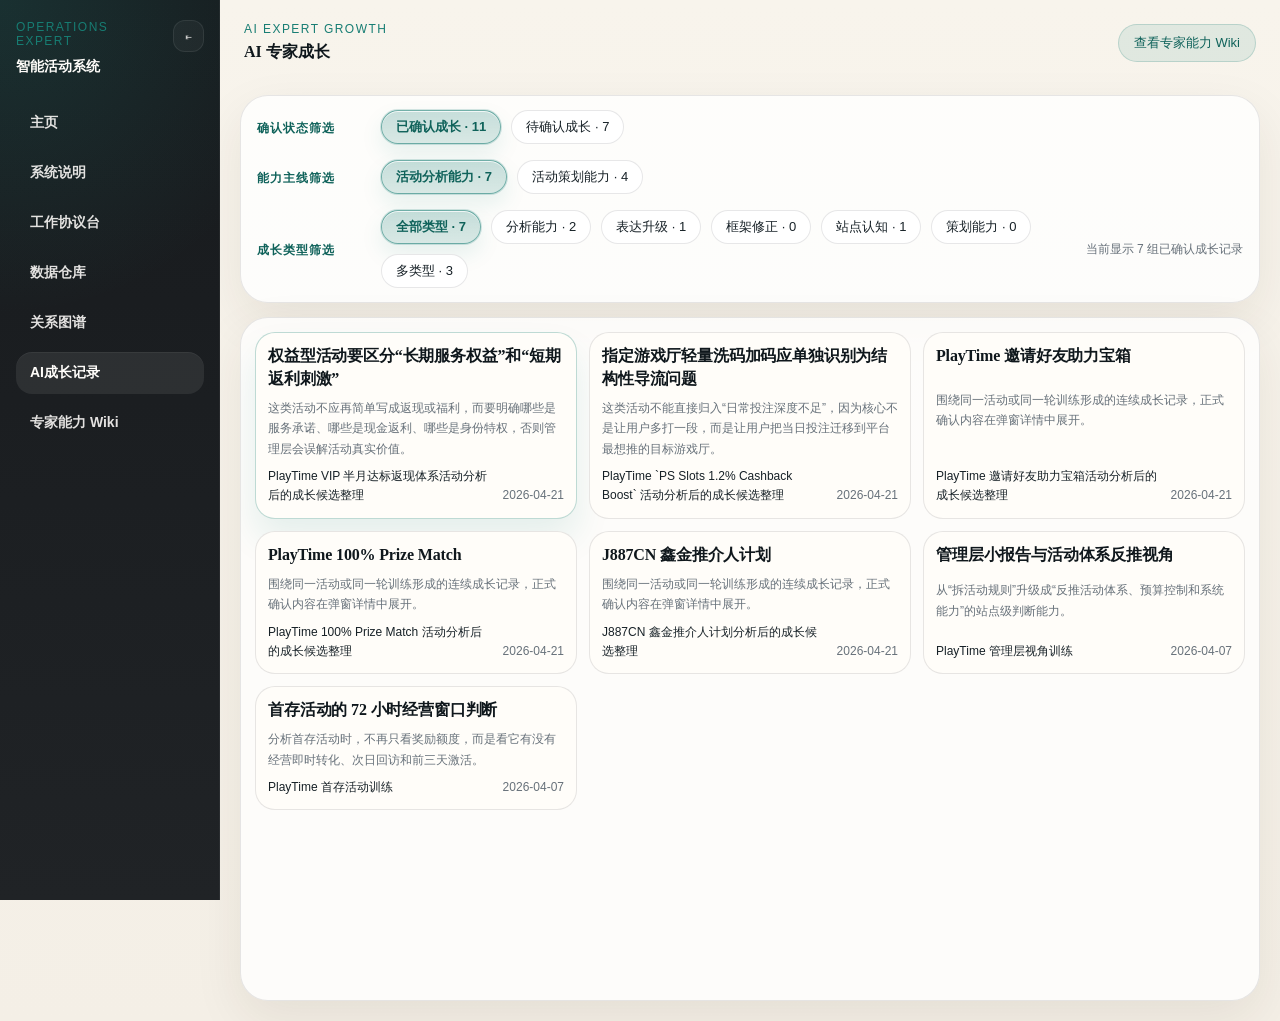
<file: growth.html>
<!DOCTYPE html>
<html lang="zh-CN">
  <head>
    <meta charset="UTF-8" />
    <meta name="viewport" content="width=device-width, initial-scale=1.0" />
    <title>AI 成长记录</title>
    <link rel="stylesheet" href="./styles.css" />
  </head>
  <body>
    <div class="app-shell" id="app-shell">
      <aside class="app-sidebar">
        <div class="sidebar-topbar">
          <div class="sidebar-brand">
            <div class="brand-mark">OE</div>
            <div class="brand-copy">
              <p class="eyebrow sidebar-eyebrow">Operations Expert</p>
              <h1>智能活动系统</h1>
            </div>
          </div>
          <button id="sidebar-toggle" class="sidebar-toggle" type="button" aria-label="切换侧边栏">⇤</button>
        </div>

        <nav class="sidebar-nav">
          <a class="sidebar-nav-item" href="./index.html" title="主页">
            <span class="nav-label-full">主页</span>
            <span class="nav-label-short">主</span>
          </a>
          <a class="sidebar-nav-item" href="./system.html" title="系统说明">
            <span class="nav-label-full">系统说明</span>
            <span class="nav-label-short">系</span>
          </a>
          <a class="sidebar-nav-item sidebar-nav-subitem" href="./protocol.html" title="工作协议台">
            <span class="nav-label-full">工作协议台</span>
            <span class="nav-label-short">协</span>
          </a>
          <a class="sidebar-nav-item" href="./warehouse.html?category=activity" title="数据仓库">
            <span class="nav-label-full">数据仓库</span>
            <span class="nav-label-short">库</span>
          </a>
          <a class="sidebar-nav-item sidebar-nav-subitem" href="./graph.html" title="关系图谱">
            <span class="nav-label-full">关系图谱</span>
            <span class="nav-label-short">图</span>
          </a>
          <a class="sidebar-nav-item active" href="./growth.html" title="AI成长记录">
            <span class="nav-label-full">AI成长记录</span>
            <span class="nav-label-short">长</span>
          </a>
          <a class="sidebar-nav-item" href="./capabilities.html" title="专家能力 Wiki">
            <span class="nav-label-full">专家能力 Wiki</span>
            <span class="nav-label-short">能</span>
          </a>
        </nav>
      </aside>

      <main class="app-main">
        <div class="shell growth-shell-v2">
          <div class="page-titlebar growth-titlebar">
            <div>
              <p class="eyebrow">AI Expert Growth</p>
              <h1>AI 专家成长</h1>
            </div>
            <a class="primary-pill" href="./capabilities.html">查看专家能力 Wiki</a>
          </div>

          <section class="growth-summary-panel">
            <div class="growth-filter-row">
              <div class="growth-filter-head">
                <span class="growth-filter-label">确认状态筛选</span>
              </div>
              <div id="growth-status-list" class="filter-list horizontal"></div>
            </div>
            <div class="growth-filter-row">
              <div class="growth-filter-head">
                <span class="growth-filter-label">能力主线筛选</span>
              </div>
              <div id="growth-track-list" class="filter-list horizontal"></div>
            </div>
            <div class="growth-filter-row">
              <div class="growth-filter-head">
                <span class="growth-filter-label">成长类型筛选</span>
              </div>
              <div id="growth-type-list" class="filter-list horizontal"></div>
              <div class="muted tiny" id="growth-count"></div>
            </div>
          </section>

          <section class="growth-workbench">
            <div class="growth-cards-panel">
              <div id="growth-cards" class="growth-cards-grid"></div>
              <div id="growth-empty" class="empty growth-empty" hidden>当前筛选条件下没有成长记录。</div>
            </div>
          </section>
        </div>
      </main>
    </div>

    <div id="growth-reading-modal" class="reading-modal" hidden>
      <div class="reading-modal-backdrop" data-growth-modal-close></div>
      <div class="reading-modal-dialog" role="dialog" aria-modal="true" aria-labelledby="growth-reading-modal-title">
        <div class="reading-modal-header">
          <div>
            <p class="eyebrow">Growth Reading</p>
            <h3 id="growth-reading-modal-title">成长详情</h3>
          </div>
          <button type="button" class="reading-modal-close" data-growth-modal-close aria-label="关闭成长详情弹窗">
            ×
          </button>
        </div>
        <div id="growth-modal-detail" class="reading-modal-content"></div>
      </div>
    </div>

    <script src="./growth-data.js"></script>
    <script>
      const appShell = document.getElementById("app-shell");
      const sidebarToggle = document.getElementById("sidebar-toggle");
      const collapsed = localStorage.getItem("lite-sidebar-collapsed") === "true";

      function applySidebarState(value) {
        appShell.classList.toggle("sidebar-collapsed", value);
        sidebarToggle.textContent = value ? "⇥" : "⇤";
      }

      applySidebarState(collapsed);
      sidebarToggle.addEventListener("click", () => {
        const next = !appShell.classList.contains("sidebar-collapsed");
        localStorage.setItem("lite-sidebar-collapsed", String(next));
        applySidebarState(next);
      });

      const growthData = window.GROWTH_DATA || { items: [], statuses: [], types: [], tracks: [] };

      function normalizeGrowthRecordTitle(value) {
        const raw = String(value || "").trim();
        if (!raw) return "未命名成长记录";
        return raw
          .replace(/(?:活动分析|案例分析|分析|训练)后的成长(?:候选整理|记录)$/g, "")
          .replace(/成长候选整理$/g, "")
          .replace(/成长记录$/g, "")
          .replace(/[：:]\s*$/g, "")
          .replace(/成长候选整理/g, "成长记录")
          .replace(/待确认成长[:：]/g, "待确认成长记录：")
          .replace(/已确认成长[:：]/g, "已确认成长记录：")
          .trim();
      }

      function buildGrowthGroups(items) {
        const groups = [];
        const groupMap = new Map();

        (items || []).forEach((item, index) => {
          const caseKey = safeList(item.sourceCaseIds).join("|");
          const keyBase = caseKey ? `case:${caseKey}` : `source:${item.sourceLabel || item.id}`;
          const trackKey = safeList(item.trackIds)[0] || "untracked";
          const key = `${item.statusId}:${trackKey}:${keyBase}`;

          if (!groupMap.has(key)) {
            const group = {
              groupId: key,
              items: [],
              sortIndex: index,
            };
            groupMap.set(key, group);
            groups.push(group);
          }

          groupMap.get(key).items.push(item);
        });

        return groups
          .map((group) => {
            const itemsSorted = [...group.items].sort((a, b) => {
              if (a.date === b.date) return 0;
              return a.date > b.date ? -1 : 1;
            });
            const primary = itemsSorted[0];
            const uniqueTypes = [...new Set(itemsSorted.map((item) => item.typeId))];
            const uniqueTypeLabels = [...new Set(itemsSorted.map((item) => item.type))];
            const uniqueSources = [...new Set(itemsSorted.map((item) => item.sourceLabel).filter(Boolean))];
            const uniqueTrackIds = [...new Set(itemsSorted.flatMap((item) => safeList(item.trackIds)))];
            const uniqueTrackLabels = [...new Set(itemsSorted.flatMap((item) => safeList(item.trackTags)))];
            const primaryTrackId = uniqueTrackIds.includes("activity-planning")
              ? "activity-planning"
              : uniqueTrackIds[0] || null;
            const primaryTrackLabel =
              (growthData.tracks || []).find((track) => track.id === primaryTrackId)?.label ||
              uniqueTrackLabels[0] ||
              "待补充主线";

            return {
              groupId: group.groupId,
              primary,
              items: itemsSorted,
              title:
                itemsSorted.length > 1
                  ? normalizeGrowthRecordTitle(primary.sourceLabel || primary.title)
                  : normalizeGrowthRecordTitle(primary.title),
              summary:
                itemsSorted.length > 1
                  ? "围绕同一活动或同一轮训练形成的连续成长记录，正式确认内容在弹窗详情中展开。"
                  : (primary.summary || "待补充摘要"),
              typeId: uniqueTypes.length === 1 ? uniqueTypes[0] : "mixed",
              type: uniqueTypeLabels.length === 1 ? uniqueTypeLabels[0] : "多类型成长",
              typeLabels: uniqueTypeLabels,
              statusId: primary.statusId,
              statusLabel: primary.statusLabel,
              statusDetail: primary.statusDetail,
              primaryTrackId,
              primaryTrackLabel,
              trackIds: uniqueTrackIds,
              trackLabels: uniqueTrackLabels,
              sourceLabel: uniqueSources[0] || "待补充来源",
              sourceLabels: uniqueSources,
              date: primary.date,
              sourceCaseIds: [...new Set(itemsSorted.flatMap((item) => safeList(item.sourceCaseIds)))],
            };
          })
          .sort((a, b) => {
            if (a.date === b.date) return a.primary.id < b.primary.id ? 1 : -1;
            return a.date > b.date ? -1 : 1;
          });
      }

      const groupedGrowth = buildGrowthGroups(growthData.items || []);
      const params = new URLSearchParams(window.location.search);
      const requestedGrowthId = params.get("id");
      const selectedGroupFromParam = requestedGrowthId
        ? groupedGrowth.find((group) => group.items.some((item) => item.id === requestedGrowthId))
        : null;
      const defaultStatusId =
        (selectedGroupFromParam && selectedGroupFromParam.statusId) ||
        (growthData.statuses && growthData.statuses[0] && growthData.statuses[0].id) ||
        "confirmed";
      const defaultTrackId =
        (selectedGroupFromParam && selectedGroupFromParam.primaryTrackId) ||
        (growthData.tracks && growthData.tracks[0] && growthData.tracks[0].id) ||
        null;
      const state = {
        status: defaultStatusId,
        track: defaultTrackId,
        type: "all",
        selectedId: selectedGroupFromParam?.groupId || (groupedGrowth[0] && groupedGrowth[0].groupId) || null,
      };
      const shouldAutoOpenRequested = Boolean(selectedGroupFromParam);
      let hasAutoOpenedRequested = false;
      const growthReadingModal = document.getElementById("growth-reading-modal");
      const growthModalDetail = document.getElementById("growth-modal-detail");

      function getFilteredGroups() {
        return groupedGrowth.filter((group) => {
          const statusMatch = group.statusId === state.status;
          const trackMatch = !state.track || group.primaryTrackId === state.track;
          const typeMatch = state.type === "all" || group.typeId === state.type;
          return statusMatch && trackMatch && typeMatch;
        });
      }

      function getCurrentSelection(items) {
        const picked = items.find((item) => item.groupId === state.selectedId);
        return picked || items[0] || null;
      }

      function safeList(items) {
        return (items || []).filter(Boolean);
      }

      function escapeHtml(value) {
        return String(value || "")
          .replace(/&/g, "&amp;")
          .replace(/</g, "&lt;")
          .replace(/>/g, "&gt;")
          .replace(/"/g, "&quot;")
          .replace(/'/g, "&#39;");
      }

      function buildParagraphs(values) {
        return safeList(values)
          .map((value) => value && String(value).trim())
          .filter(Boolean)
          .map((value) => `<p>${escapeHtml(value)}</p>`)
          .join("");
      }

      function buildInlineMetaList(label, values) {
        const items = safeList(values);
        if (!items.length) return "";
        return `
          <li>
            <strong>${escapeHtml(label)}：</strong>${escapeHtml(items.join("、"))}
          </li>
        `;
      }

      function openGrowthModal(group) {
        renderDetail(group, "growth-modal-detail");
        growthReadingModal.hidden = false;
        document.body.classList.add("reading-modal-open");
      }

      function closeGrowthModal() {
        growthReadingModal.hidden = true;
        document.body.classList.remove("reading-modal-open");
      }

      function getGrowthSerial(groupId) {
        const index = groupedGrowth.findIndex((entry) => entry.groupId === groupId);
        if (index < 0) return "00";
        return String(groupedGrowth.length - index).padStart(2, "0");
      }

      async function copyText(value) {
        try {
          await navigator.clipboard.writeText(value);
        } catch (error) {
          console.error("复制失败", error);
        }
      }

      function renderStatusFilters() {
        const container = document.getElementById("growth-status-list");
        const entries = (growthData.statuses || []).map((status) => ({
          id: status.id,
          label: status.label,
          count: groupedGrowth.filter((group) => group.statusId === status.id).length,
        }));

        container.innerHTML = "";
        entries.forEach((entry) => {
          const button = document.createElement("button");
          button.className = "filter-btn" + (state.status === entry.id ? " active" : "");
          button.textContent = `${entry.label} · ${entry.count}`;
          button.onclick = () => {
            state.status = entry.id;
            state.track = (growthData.tracks && growthData.tracks[0] && growthData.tracks[0].id) || null;
            state.type = "all";
            const nextItems = getFilteredGroups();
            if (state.track && !nextItems.length) {
              const statusGroups = groupedGrowth.filter((group) => group.statusId === state.status);
              state.track = statusGroups[0]?.primaryTrackId || null;
            }
            const finalItems = getFilteredGroups();
            state.selectedId = getCurrentSelection(finalItems)?.groupId || null;
            renderStatusFilters();
            renderTrackFilters();
            renderTypeFilters();
            renderWorkbench();
          };
          container.appendChild(button);
        });
      }

      function renderTrackFilters() {
        const container = document.getElementById("growth-track-list");
        const entries = (growthData.tracks || []).map((track) => ({
          id: track.id,
          label: track.label,
          count: groupedGrowth.filter((group) => group.statusId === state.status && group.primaryTrackId === track.id)
            .length,
        }));

        container.innerHTML = "";
        entries.forEach((entry) => {
          const button = document.createElement("button");
          button.className = "filter-btn" + (state.track === entry.id ? " active" : "");
          button.textContent = `${entry.label} · ${entry.count}`;
          button.onclick = () => {
            state.track = entry.id;
            state.type = "all";
            const nextItems = getFilteredGroups();
            state.selectedId = getCurrentSelection(nextItems)?.groupId || null;
            renderStatusFilters();
            renderTrackFilters();
            renderTypeFilters();
            renderWorkbench();
          };
          container.appendChild(button);
        });
      }

      function renderTypeFilters() {
        const container = document.getElementById("growth-type-list");
        const groups = groupedGrowth.filter(
          (group) => group.statusId === state.status && (!state.track || group.primaryTrackId === state.track)
        );
        const mixedCount = groups.filter((group) => group.typeId === "mixed").length;
        const entries = [
          { id: "all", label: "全部类型", count: groups.length },
          ...((growthData.types || []).map((type) => ({
            id: type.id,
            label: type.label,
            count: groups.filter((group) => group.typeId === type.id).length,
          }))),
        ];
        if (mixedCount) {
          entries.push({
            id: "mixed",
            label: "多类型",
            count: mixedCount,
          });
        }

        container.innerHTML = "";
        entries.forEach((entry) => {
          const button = document.createElement("button");
          button.className = "filter-btn" + (state.type === entry.id ? " active" : "");
          button.textContent = `${entry.label} · ${entry.count}`;
          button.onclick = () => {
            state.type = entry.id;
            const nextItems = getFilteredGroups();
            state.selectedId = getCurrentSelection(nextItems)?.groupId || null;
            renderStatusFilters();
            renderTrackFilters();
            renderTypeFilters();
            renderWorkbench();
          };
          container.appendChild(button);
        });
      }

      function renderGrowthCards(items) {
        const list = document.getElementById("growth-cards");
        list.innerHTML = "";
        items.forEach((group) => {
          const card = document.createElement("article");
          card.className = "growth-card" + (group.groupId === state.selectedId ? " active" : "");
          card.tabIndex = 0;
          card.innerHTML = `
            <div class="growth-card-head">
              <h3>${escapeHtml(group.title)}</h3>
            </div>
            <p class="growth-card-summary">${escapeHtml(group.summary || "待补充摘要")}</p>
            <div class="growth-card-foot">
              <span class="growth-card-source">${escapeHtml(group.sourceLabel || "待补充来源")}</span>
              <div class="growth-card-meta-right">
                <span class="growth-card-date">${escapeHtml(group.date)}</span>
              </div>
            </div>
          `;
          const select = () => {
            state.selectedId = group.groupId;
            renderGrowthCards(items);
            openGrowthModal(group);
          };
          card.addEventListener("click", select);
          card.addEventListener("keydown", (event) => {
            if (event.key === "Enter" || event.key === " ") {
              event.preventDefault();
              select();
            }
          });
          list.appendChild(card);
        });
      }

      function renderDetail(group, containerId) {
        const container = document.getElementById(containerId);
        if (!group) {
          container.innerHTML = `
            <div class="growth-detail-empty muted">当前没有可展示的成长详情。</div>
          `;
          container.scrollTop = 0;
          return;
        }

        const sourceCases = safeList(group.sourceCaseIds);
        const serial = getGrowthSerial(group.groupId);
        const recordCode = `GROWTH-${serial}`;
        const copyReference = `${recordCode} | ${group.primary.id}`;
        const relatedCases = sourceCases.length ? sourceCases.join("、") : "暂无";
        const typeLabel = group.typeLabels.length === 1 ? group.typeLabels[0] : `多类型 · ${group.typeLabels.join(" / ")}`;
        const trackLabel = group.primaryTrackLabel || "待补充主线";
        const tocItems = [
          { id: "growth-section-summary", label: "正式确认了什么" },
          ...group.items.map((item, index) => ({
            id: `growth-point-${index + 1}`,
            label: `成长点 ${String(index + 1).padStart(2, "0")}`,
          })),
          { id: "growth-section-impact", label: "影响范围与使用方式" },
          { id: "growth-section-source", label: "来源与关联" },
        ];

        const pointsMarkup = group.items
          .map((item, index) => {
            const pointIndex = String(index + 1).padStart(2, "0");
            const pointMeta = [
              buildInlineMetaList("适用场景", safeList(item.appliesTo ? [item.appliesTo] : [])),
              buildInlineMetaList("影响输出", item.affectedOutputs || []),
            ]
              .filter(Boolean)
              .join("");

            return `
              <section class="growth-reading-section growth-reading-point" id="growth-point-${index + 1}">
                <p class="eyebrow">Growth Point ${pointIndex}</p>
                <h3>成长点 ${pointIndex} · ${escapeHtml(item.title)}</h3>
                <div class="growth-reading-prose">
                  ${buildParagraphs([item.growthConfirmed || item.summary || "待补充"])}
                </div>
                <div class="growth-reading-subsections">
                  <section class="growth-reading-block">
                    <h4>为什么这次成长成立</h4>
                    <div class="growth-reading-prose">
                      ${buildParagraphs([item.whyItMatters || "待补充"])}
                    </div>
                  </section>
                  <section class="growth-reading-block">
                    <h4>相较过去升级了什么</h4>
                    <div class="growth-reading-prose">
                      ${buildParagraphs([item.delta || "待补充"])}
                    </div>
                  </section>
                  <section class="growth-reading-block">
                    <h4>新的判断框架与能力表达</h4>
                    <div class="growth-reading-prose">
                      ${buildParagraphs([item.capability || "待补充"])}
                    </div>
                  </section>
                  <section class="growth-reading-block">
                    <h4>后续遇到类似案例时怎么用</h4>
                    <div class="growth-reading-prose">
                      ${buildParagraphs([item.howToUse || "待补充"])}
                    </div>
                  </section>
                  <section class="growth-reading-block">
                    <h4>使用边界</h4>
                    <div class="growth-reading-prose">
                      ${buildParagraphs([item.boundaries || "待补充"])}
                    </div>
                  </section>
                  ${pointMeta ? `<ul class="growth-inline-list growth-reading-inline-list">${pointMeta}</ul>` : ""}
                </div>
              </section>
            `;
          })
          .join("");

        container.innerHTML = `
          <div class="growth-detail-header">
            <div class="growth-detail-heading">
              <div class="growth-detail-recordline">
                <span class="growth-record-chip">${escapeHtml(group.statusLabel)} ${serial}</span>
                <button class="growth-copy-chip" type="button" data-copy="${copyReference}" title="复制成长记录编号与引用标识">复制编号</button>
              </div>
              <h2>${escapeHtml(group.title)}</h2>
              <p class="growth-detail-summary">${escapeHtml(group.summary || "待补充摘要")}</p>
            </div>
            <div class="growth-detail-topmeta">
              <span class="growth-detail-type">${escapeHtml(group.statusDetail || group.statusLabel)}</span>
              <span class="growth-detail-type">${escapeHtml(trackLabel)}</span>
              <span class="growth-detail-type">${escapeHtml(typeLabel)}</span>
              <span class="growth-detail-date">${escapeHtml(group.date)}</span>
            </div>
          </div>

          <div class="growth-reading-frame">
            <nav class="growth-detail-toc" aria-label="成长详情目录">
              ${tocItems
                .map(
                  (item) => `
                    <a class="growth-detail-toc-link" href="#${item.id}">${escapeHtml(item.label)}</a>
                  `
                )
                .join("")}
            </nav>

            <article class="structured-section professional-reading growth-reading-document">
              <section class="growth-reading-section growth-reading-intro" id="growth-section-summary">
                <p class="eyebrow">Confirmed Summary</p>
                <h3>正式确认了什么</h3>
                <div class="growth-reading-prose">
                  ${buildParagraphs([
                    group.primary.detailIntro ||
                      "这组成长记录已经正式进入 AI 专家能力层，后续展示与调用均以这里的确认结果为准。",
                    group.primary.detailConclusion || group.primary.growthConfirmed || group.summary || "待补充",
                  ])}
                </div>
              </section>

              ${pointsMarkup}

              <section class="growth-reading-section" id="growth-section-impact">
                <p class="eyebrow">Impact</p>
                <h3>影响范围与使用方式</h3>
                <div class="growth-reading-prose">
                  ${buildParagraphs([
                    group.primary.detailImpact ||
                      `这组成长主要影响：${group.items.map((item) => item.impactScope).filter(Boolean).join("；") || "待补充"}`,
                    "后续在活动分析、管理层报告、站点判断和策划建议中，系统都应优先沿用这里已经确认过的判断框架，而不是退回到单点规则整理。",
                  ])}
                </div>
              </section>

              <section class="growth-reading-section" id="growth-section-source">
                <p class="eyebrow">Source</p>
                <h3>来源与关联</h3>
                <ul class="growth-inline-list growth-reading-inline-list">
                  <li><strong>来源训练：</strong>${escapeHtml(group.primary.detailSourceNote || group.sourceLabels.join("、") || "待补充")}</li>
                  <li><strong>关联案例：</strong>${escapeHtml(relatedCases)}</li>
                  <li><strong>引用标识：</strong>${escapeHtml(copyReference)}</li>
                </ul>
              </section>
            </article>
          </div>
        `;
        container.scrollTop = 0;

        container.querySelectorAll("[data-copy]").forEach((button) => {
          button.addEventListener("click", (event) => {
            event.stopPropagation();
            copyText(button.getAttribute("data-copy"));
          });
        });

        container.querySelectorAll(".growth-detail-toc-link").forEach((link) => {
          link.addEventListener("click", (event) => {
            const href = link.getAttribute("href");
            if (!href || !href.startsWith("#")) return;
            const target = container.querySelector(href);
            if (!target) return;
            event.preventDefault();
            target.scrollIntoView({ behavior: "smooth", block: "start" });
          });
        });
      }

      function renderWorkbench() {
        const items = getFilteredGroups();
        const empty = document.getElementById("growth-empty");
        const count = document.getElementById("growth-count");
        count.textContent = `当前显示 ${items.length} 组${state.status === "pending" ? "待确认成长" : "已确认成长"}记录`;
        if (!items.length) {
          empty.hidden = false;
          document.getElementById("growth-cards").innerHTML = "";
          growthModalDetail.innerHTML = "";
          closeGrowthModal();
          return;
        }
        empty.hidden = true;
        const current = getCurrentSelection(items);
        state.selectedId = current.groupId;
        renderGrowthCards(items);
        if (shouldAutoOpenRequested && !hasAutoOpenedRequested) {
          hasAutoOpenedRequested = true;
          openGrowthModal(current);
        }
      }

      growthReadingModal.addEventListener("click", (event) => {
        if (
          event.target.closest("[data-growth-modal-close]") ||
          !event.target.closest(".reading-modal-dialog")
        ) {
          closeGrowthModal();
        }
      });

      document.addEventListener("keydown", (event) => {
        if (event.key === "Escape" && !growthReadingModal.hidden) {
          closeGrowthModal();
        }
      });

      renderStatusFilters();
      renderTrackFilters();
      renderTypeFilters();
      renderWorkbench();
    </script>
  </body>
</html>
</file>
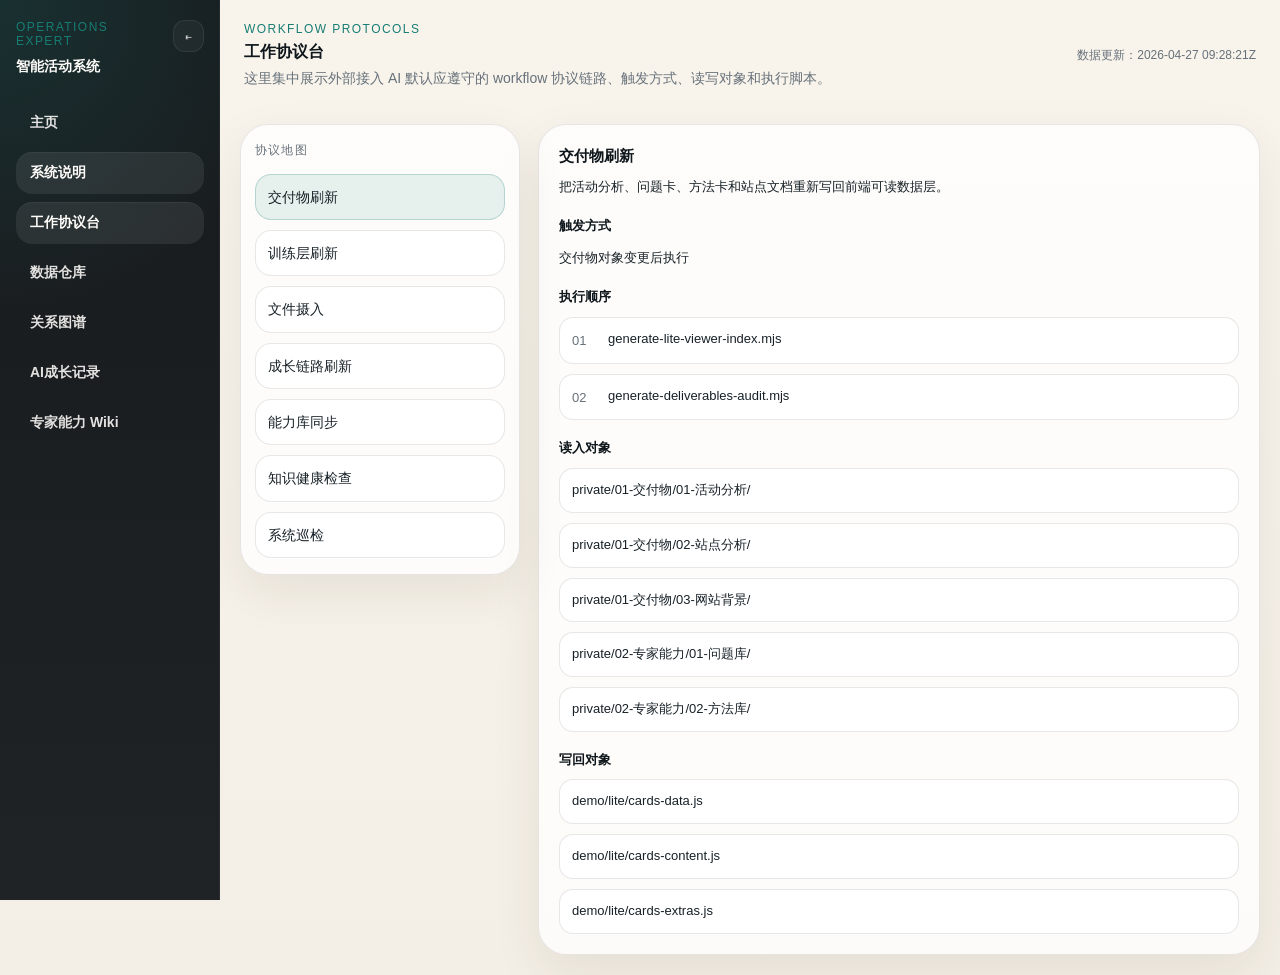
<file: protocol.html>
<!DOCTYPE html>
<html lang="zh-CN">
  <head>
    <meta charset="UTF-8" />
    <meta name="viewport" content="width=device-width, initial-scale=1.0" />
    <title>工作协议台</title>
    <link rel="stylesheet" href="./styles.css" />
  </head>
  <body>
    <div class="app-shell" id="app-shell">
      <aside class="app-sidebar">
        <div class="sidebar-topbar">
          <div class="sidebar-brand">
            <div class="brand-mark">OE</div>
            <div class="brand-copy">
              <p class="eyebrow sidebar-eyebrow">Operations Expert</p>
              <h1>智能活动系统</h1>
            </div>
          </div>
          <button id="sidebar-toggle" class="sidebar-toggle" type="button" aria-label="切换侧边栏">⇤</button>
        </div>

        <nav class="sidebar-nav">
          <a class="sidebar-nav-item" href="./index.html" title="主页">
            <span class="nav-label-full">主页</span>
            <span class="nav-label-short">主</span>
          </a>
          <a class="sidebar-nav-item active" href="./system.html" title="系统说明">
            <span class="nav-label-full">系统说明</span>
            <span class="nav-label-short">系</span>
          </a>
          <a class="sidebar-nav-item sidebar-nav-subitem active" href="./protocol.html" title="工作协议台">
            <span class="nav-label-full">工作协议台</span>
            <span class="nav-label-short">协</span>
          </a>
          <a class="sidebar-nav-item" href="./warehouse.html?category=activity" title="数据仓库">
            <span class="nav-label-full">数据仓库</span>
            <span class="nav-label-short">库</span>
          </a>
          <a class="sidebar-nav-item sidebar-nav-subitem" href="./graph.html" title="关系图谱">
            <span class="nav-label-full">关系图谱</span>
            <span class="nav-label-short">图</span>
          </a>
          <a class="sidebar-nav-item" href="./growth.html" title="AI成长记录">
            <span class="nav-label-full">AI成长记录</span>
            <span class="nav-label-short">长</span>
          </a>
          <a class="sidebar-nav-item" href="./capabilities.html" title="专家能力 Wiki">
            <span class="nav-label-full">专家能力 Wiki</span>
            <span class="nav-label-short">能</span>
          </a>
        </nav>
      </aside>

      <main class="app-main">
        <div class="shell protocol-shell-v2">
          <div class="page-titlebar">
            <div>
              <p class="eyebrow">Workflow Protocols</p>
              <h1>工作协议台</h1>
              <p id="protocol-status-line" class="muted protocol-status-line"></p>
            </div>
            <div class="titlebar-actions">
              <span id="protocol-generated-at" class="muted tiny"></span>
            </div>
          </div>

          <section class="protocol-console">
            <aside class="protocol-side-panel">
              <div class="panel-label">协议地图</div>
              <div id="protocol-item-list" class="protocol-item-list"></div>
            </aside>

            <section class="protocol-detail-panel-v2">
              <div id="protocol-detail-empty" class="empty" hidden>当前没有可展示的对象。</div>
              <div id="protocol-detail"></div>
            </section>
          </section>
        </div>
      </main>
    </div>

    <script src="./protocol-data.js"></script>
    <script>
      const appShell = document.getElementById("app-shell");
      const sidebarToggle = document.getElementById("sidebar-toggle");
      const collapsed = localStorage.getItem("lite-sidebar-collapsed") === "true";

      function applySidebarState(value) {
        appShell.classList.toggle("sidebar-collapsed", value);
        sidebarToggle.textContent = value ? "⇥" : "⇤";
      }

      applySidebarState(collapsed);
      sidebarToggle.addEventListener("click", () => {
        const next = !appShell.classList.contains("sidebar-collapsed");
        localStorage.setItem("lite-sidebar-collapsed", String(next));
        applySidebarState(next);
      });

      const protocolData = window.PROTOCOL_DATA || {};
      const state = {
        itemId: protocolData.mapItems?.[0]?.id || null,
      };

      function escapeHtml(value) {
        return String(value || "")
          .replace(/&/g, "&amp;")
          .replace(/</g, "&lt;")
          .replace(/>/g, "&gt;")
          .replace(/"/g, "&quot;")
          .replace(/'/g, "&#39;");
      }

      function formatDateTime(value) {
        if (!value) return "未记录";
        return value.replace("T", " ").replace(/\.\d+Z$/, "Z");
      }

      function getItems() {
        return protocolData.mapItems || [];
      }

      function getCurrentItem() {
        const items = getItems();
        return items.find((item) => item.id === state.itemId) || items[0] || null;
      }

      function ensureSelection() {
        const items = getItems();
        if (!items.length) {
          state.itemId = null;
          return;
        }
        if (!items.some((item) => item.id === state.itemId)) {
          state.itemId = items[0].id;
        }
      }

      function renderTop() {
        document.getElementById("protocol-generated-at").textContent = `数据更新：${formatDateTime(protocolData.generatedAt)}`;
        document.getElementById("protocol-status-line").textContent = protocolData.statusLine || "";
      }

      function renderItemList() {
        const items = getItems();
        const container = document.getElementById("protocol-item-list");

        if (!items.length) {
          container.innerHTML = '<div class="empty">当前没有对象。</div>';
          return;
        }

        container.innerHTML = items
          .map(
            (item) => `
              <button class="protocol-item-card${item.id === state.itemId ? " active" : ""}" data-item-id="${escapeHtml(item.id)}">
                <span>${escapeHtml(item.title)}</span>
              </button>
            `
          )
          .join("");

        container.querySelectorAll("[data-item-id]").forEach((node) => {
          node.addEventListener("click", () => {
            state.itemId = node.getAttribute("data-item-id");
            renderItemList();
            renderDetail();
          });
        });
      }

      function renderPathList(items) {
        if (!items || !items.length) return '<div class="empty">无</div>';
        return `
          <div class="protocol-path-list">
            ${items.map((item) => `<div class="protocol-path-row">${escapeHtml(item)}</div>`).join("")}
          </div>
        `;
      }

      function renderScriptList(items, stepStatuses) {
        if (!items || !items.length) return '<div class="empty">无</div>';
        const statusMap = new Map((stepStatuses || []).map((item) => [item.script, item.status]));
        return `
          <div class="protocol-script-list">
            ${items
              .map(
                (item, index) => `
                  <div class="protocol-script-row">
                    <span class="protocol-script-index">${String(index + 1).padStart(2, "0")}</span>
                    <div class="protocol-script-copy">
                      <strong>${escapeHtml(item)}</strong>
                      ${statusMap.has(item) ? `<span class="muted tiny">${escapeHtml(statusMap.get(item))}</span>` : ""}
                    </div>
                  </div>
                `
              )
              .join("")}
          </div>
        `;
      }

      function renderDetail() {
        ensureSelection();
        const item = getCurrentItem();
        const detail = document.getElementById("protocol-detail");
        const empty = document.getElementById("protocol-detail-empty");

        if (!item) {
          empty.hidden = false;
          detail.innerHTML = "";
          return;
        }

        empty.hidden = true;

        detail.innerHTML = `
          <article class="protocol-detail-doc">
            <header class="protocol-detail-head">
              <div>
                <h2>${escapeHtml(item.title)}</h2>
                <p class="protocol-detail-summary">${escapeHtml(item.summary || "未补充说明")}</p>
              </div>
            </header>

            <section class="protocol-detail-block">
              <h3>触发方式</h3>
              <p>${escapeHtml(item.triggerSource || "未补充说明")}</p>
            </section>

            <section class="protocol-detail-block">
              <h3>执行顺序</h3>
              ${renderScriptList(item.scripts || [], item.steps || [])}
            </section>

            <section class="protocol-detail-block">
              <h3>读入对象</h3>
              ${renderPathList(item.reads || [])}
            </section>

            <section class="protocol-detail-block">
              <h3>写回对象</h3>
              ${renderPathList(item.writes || [])}
            </section>
          </article>
        `;
      }

      renderTop();
      ensureSelection();
      renderItemList();
      renderDetail();
    </script>
  </body>
</html>
</file>
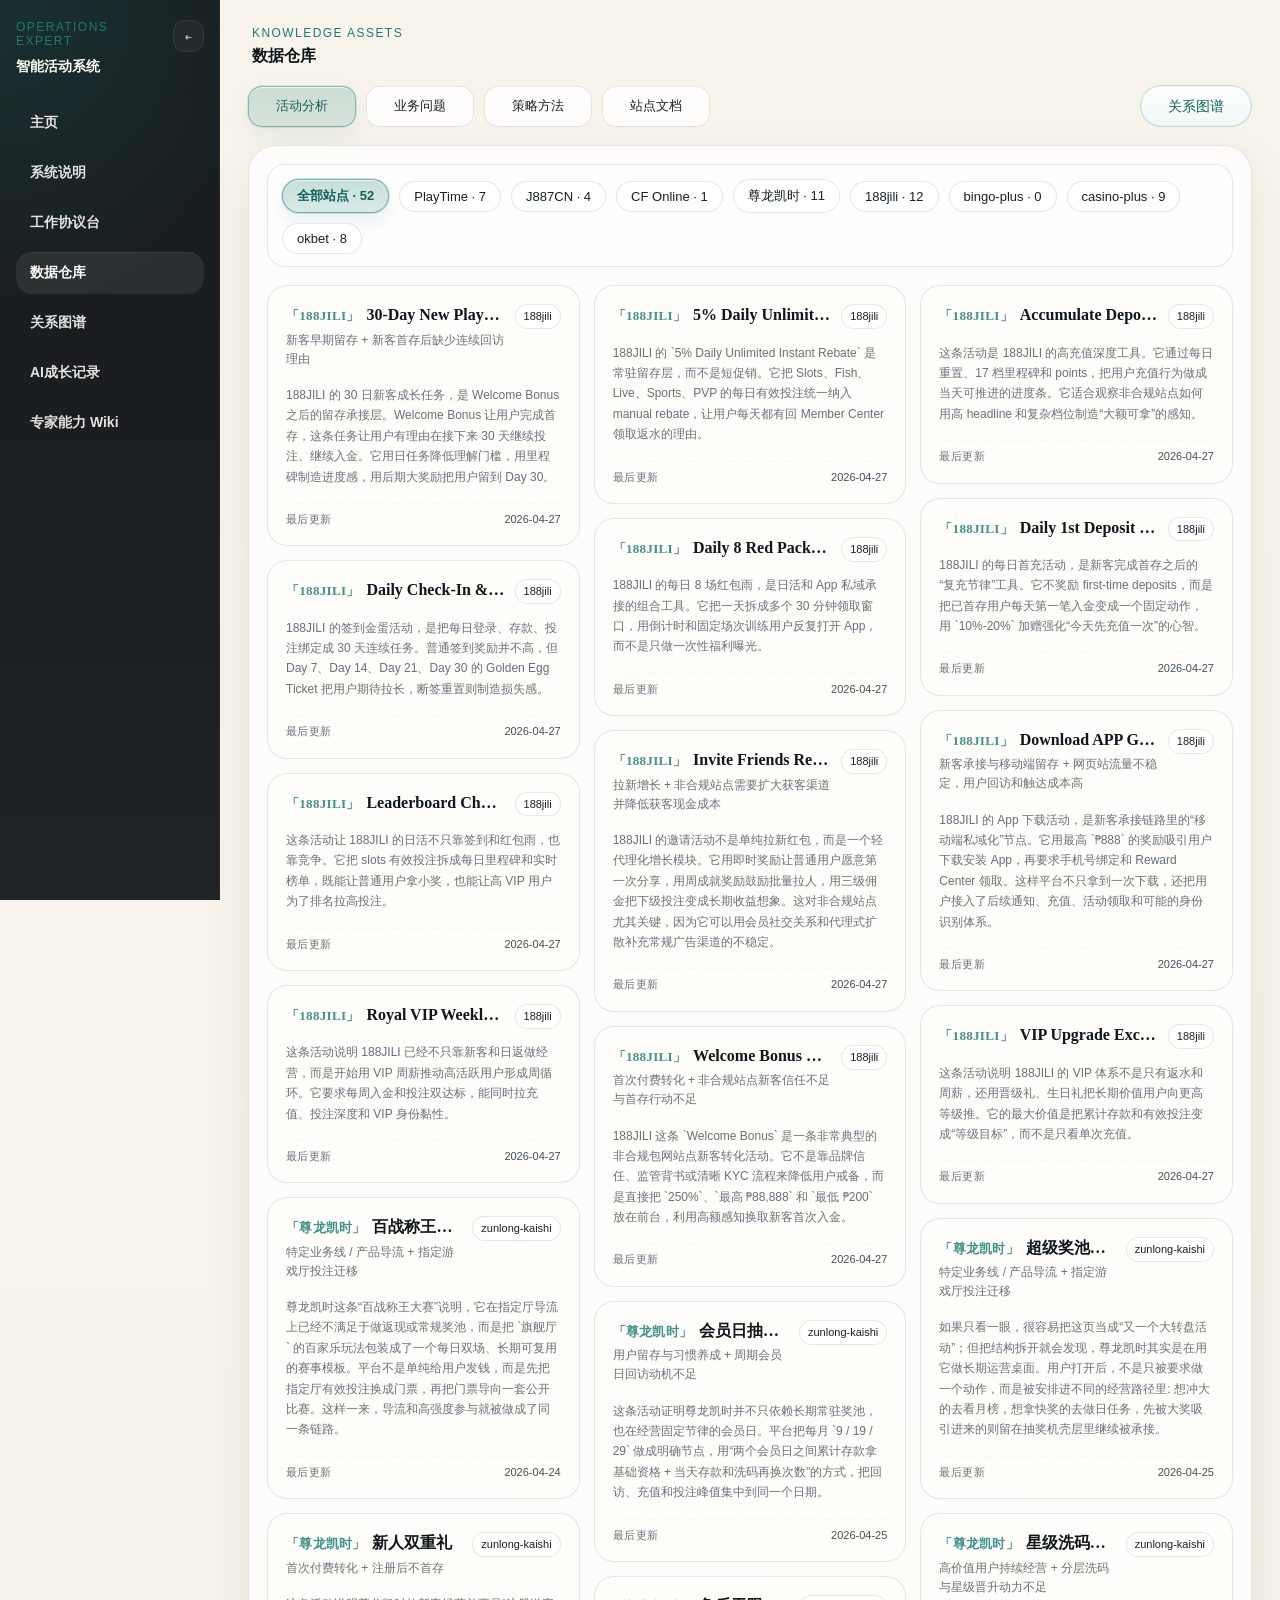
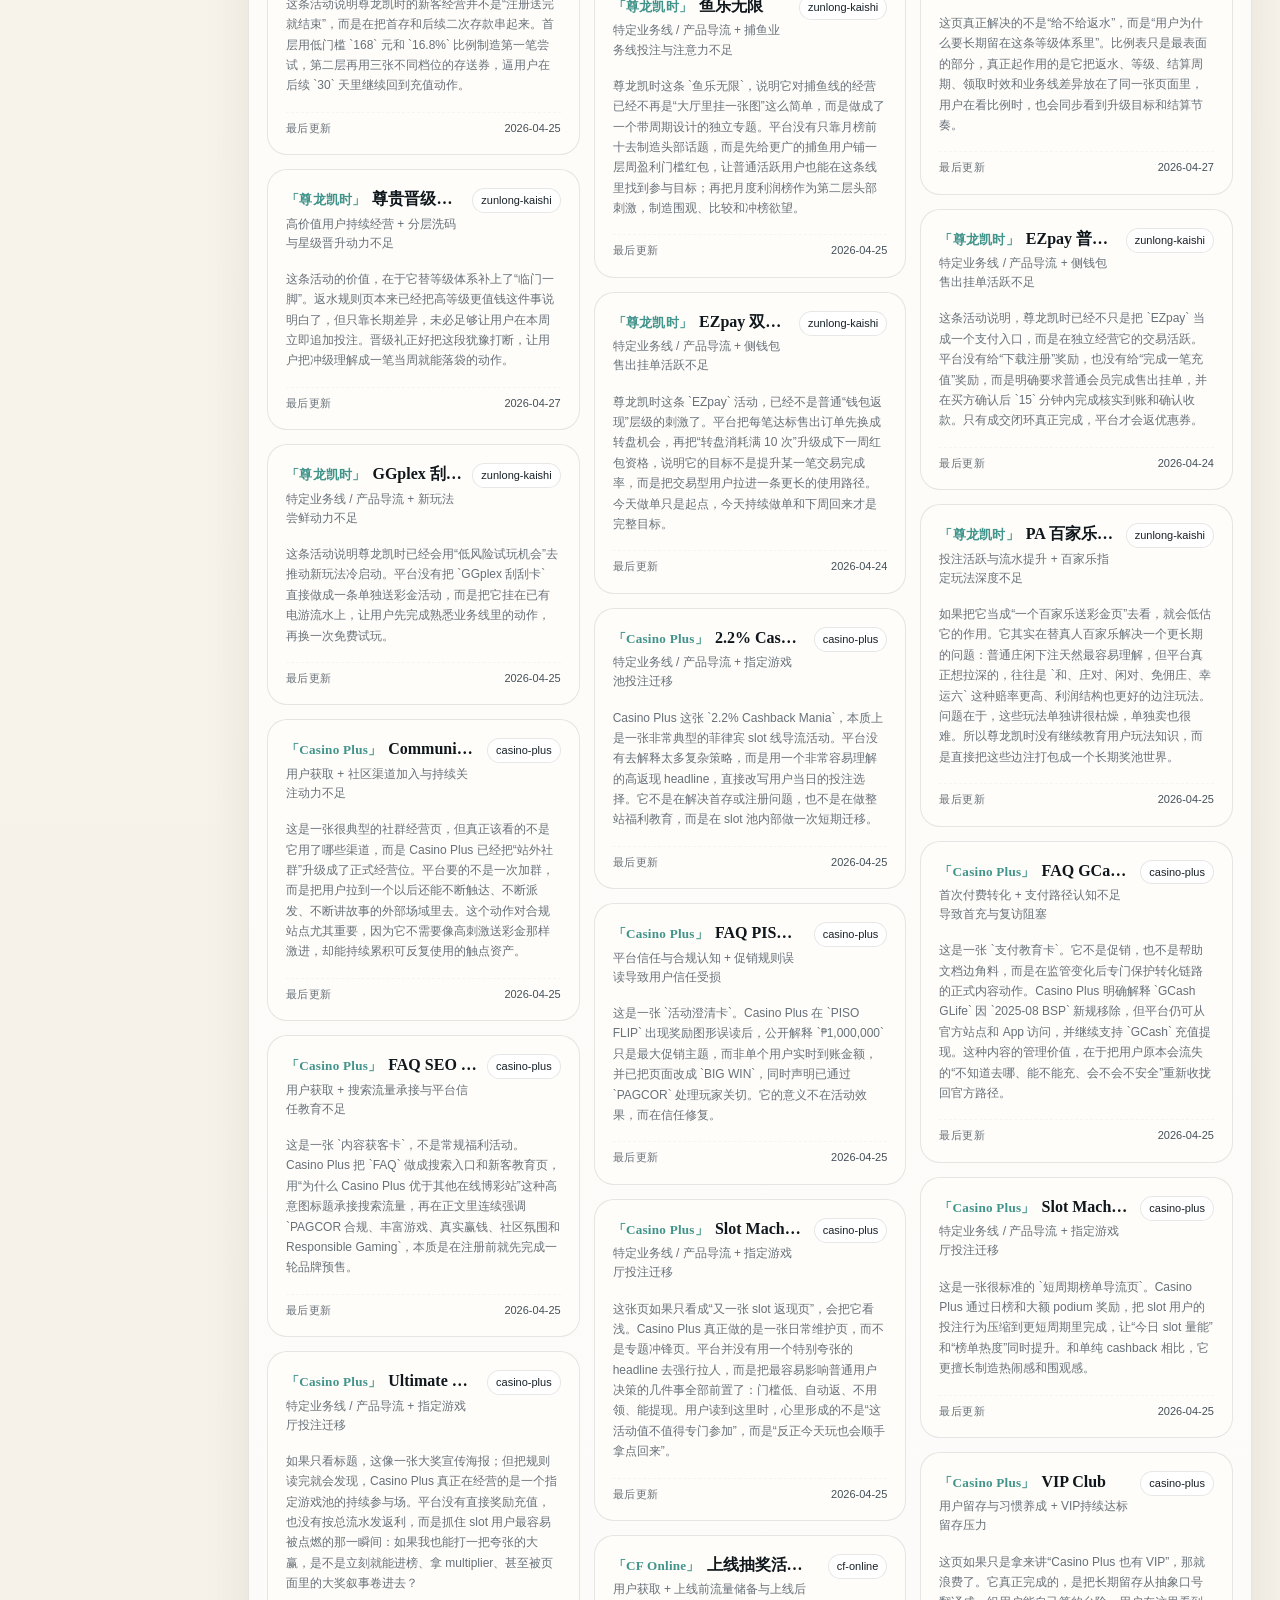
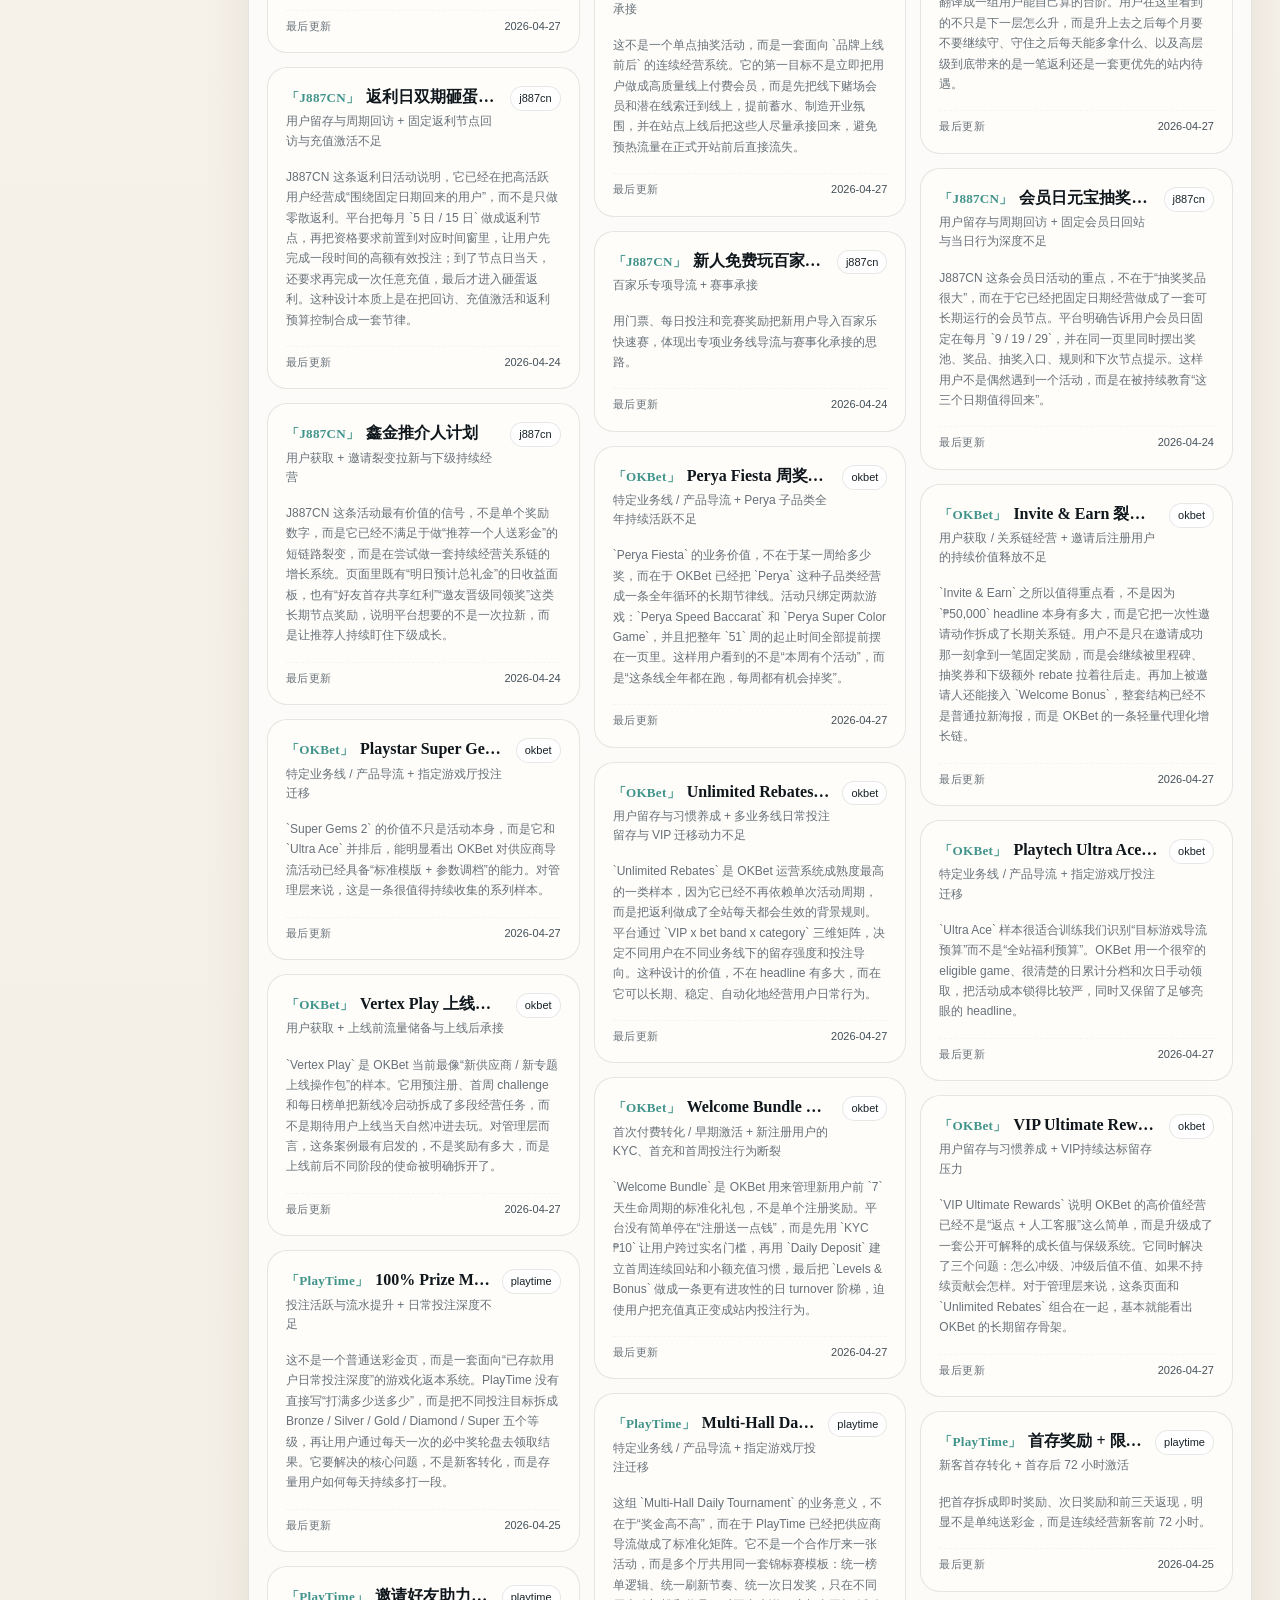
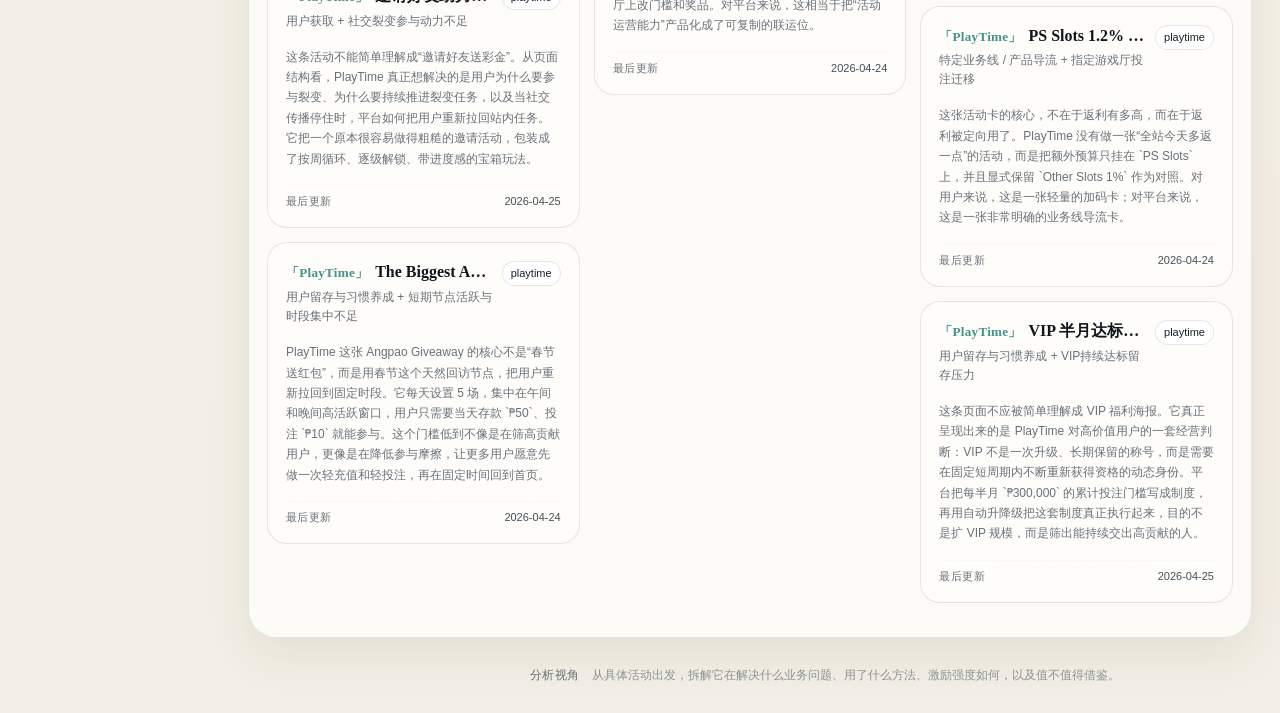
<file: warehouse.html>
<!DOCTYPE html>
<html lang="zh-CN">
  <head>
    <meta charset="UTF-8" />
    <meta name="viewport" content="width=device-width, initial-scale=1.0" />
    <title>数据仓库</title>
    <link rel="stylesheet" href="./styles.css" />
  </head>
  <body>
    <div class="app-shell" id="app-shell">
      <aside class="app-sidebar">
        <div class="sidebar-topbar">
          <div class="sidebar-brand">
            <div class="brand-mark">OE</div>
            <div class="brand-copy">
              <p class="eyebrow sidebar-eyebrow">Operations Expert</p>
              <h1>智能活动系统</h1>
            </div>
          </div>
          <button id="sidebar-toggle" class="sidebar-toggle" type="button" aria-label="切换侧边栏">⇤</button>
        </div>

        <nav class="sidebar-nav">
          <a class="sidebar-nav-item" href="./index.html" title="主页">
            <span class="nav-label-full">主页</span>
            <span class="nav-label-short">主</span>
          </a>
          <a class="sidebar-nav-item" href="./system.html" title="系统说明">
            <span class="nav-label-full">系统说明</span>
            <span class="nav-label-short">系</span>
          </a>
          <a class="sidebar-nav-item sidebar-nav-subitem" href="./protocol.html" title="工作协议台">
            <span class="nav-label-full">工作协议台</span>
            <span class="nav-label-short">协</span>
          </a>
          <a class="sidebar-nav-item active" href="./warehouse.html?category=activity" title="数据仓库">
            <span class="nav-label-full">数据仓库</span>
            <span class="nav-label-short">库</span>
          </a>
          <a class="sidebar-nav-item sidebar-nav-subitem" href="./graph.html" title="关系图谱">
            <span class="nav-label-full">关系图谱</span>
            <span class="nav-label-short">图</span>
          </a>
          <a class="sidebar-nav-item" href="./growth.html" title="AI成长记录">
            <span class="nav-label-full">AI成长记录</span>
            <span class="nav-label-short">长</span>
          </a>
          <a class="sidebar-nav-item" href="./capabilities.html" title="专家能力 Wiki">
            <span class="nav-label-full">专家能力 Wiki</span>
            <span class="nav-label-short">能</span>
          </a>
        </nav>
      </aside>

      <main class="app-main">
        <div class="shell warehouse-shell">
          <div class="page-titlebar">
            <div>
              <p class="eyebrow">Knowledge Assets</p>
              <h1>数据仓库</h1>
            </div>
          </div>

          <section class="warehouse-stage">
            <div class="warehouse-tabs-row">
              <div class="warehouse-tabs" id="category-list"></div>
              <a id="graph-entry-link" class="ghost-link graph-entry-link" href="./graph.html">关系图谱</a>
            </div>

            <div class="content-panel warehouse-panel">
              <div class="list-controls">
                <div id="site-list" class="filter-list horizontal"></div>
              </div>

              <div id="cards-grid" class="cards-grid"></div>
              <div id="empty-state" class="empty" hidden>当前筛选条件下没有卡片。</div>
            </div>

            <div id="category-perspective" class="page-footnote warehouse-footnote"></div>
          </section>
        </div>
      </main>
    </div>

    <script src="./cards-data.js"></script>
    <script>
      const appShell = document.getElementById("app-shell");
      const sidebarToggle = document.getElementById("sidebar-toggle");
      const collapsed = localStorage.getItem("lite-sidebar-collapsed") === "true";

      function applySidebarState(value) {
        appShell.classList.toggle("sidebar-collapsed", value);
        sidebarToggle.textContent = value ? "⇥" : "⇤";
      }

      applySidebarState(collapsed);
      sidebarToggle.addEventListener("click", () => {
        const next = !appShell.classList.contains("sidebar-collapsed");
        localStorage.setItem("lite-sidebar-collapsed", String(next));
        applySidebarState(next);
      });

      const params = new URLSearchParams(window.location.search);
      const initialCategory = params.get("category");
      const initialSite = params.get("site");
      const state = {
        category: initialCategory || "activity",
        site: initialSite || "all",
      };
      const cards = window.CARD_DATA.cards;
      const siteLabelMap = new Map((window.CARD_DATA.sites || []).map((site) => [site.id, site.label]));

      function escapeHtml(value) {
        return String(value || "")
          .replace(/&/g, "&amp;")
          .replace(/</g, "&lt;")
          .replace(/>/g, "&gt;")
          .replace(/"/g, "&quot;")
          .replace(/'/g, "&#39;");
      }

      // Activity cards must keep the site brand visually separated from the
      // activity name. Future sites should inherit the same behavior by default:
      // match both display labels and slug-derived brands, tolerate case/style
      // differences like "okbet" -> "OKBet", and preserve the exact title
      // prefix from the source title when rendering the brand marker.
      function formatCardTitle(card) {
        const title = String(card.title || "").trim();
        if (card.category !== "activity") {
          return escapeHtml(title);
        }
        const rawSiteLabel = siteLabelMap.get(card.site);
        const candidates = [];
        const pushCandidate = (value) => {
          const next = String(value || "").trim();
          if (!next || next === "全部站点" || candidates.includes(next)) return;
          candidates.push(next);
        };
        const toTitleBrand = (value) =>
          String(value || "")
            .split(/[\s-]+/)
            .filter(Boolean)
            .map((part) => {
              if (/^[a-z]{1,3}$/i.test(part)) return part.toUpperCase();
              return part.charAt(0).toUpperCase() + part.slice(1).toLowerCase();
            })
            .join(" ");

        pushCandidate(rawSiteLabel);
        pushCandidate(toTitleBrand(rawSiteLabel));
        pushCandidate(toTitleBrand(card.site));
        pushCandidate(String(card.site || "").replace(/-/g, " "));

        const lowerTitle = title.toLowerCase();
        const matchedCandidate = candidates.find((candidate) =>
          lowerTitle.startsWith(`${candidate.toLowerCase()} `)
        );
        if (!matchedCandidate) {
          return escapeHtml(title);
        }
        const matchedBrand = title.slice(0, matchedCandidate.length).trim();
        const activityTitle = title.slice(matchedCandidate.length).trim();
        return `
          <span class="card-title-brand">「${escapeHtml(matchedBrand)}」</span>
          <span class="card-title-main">${escapeHtml(activityTitle)}</span>
        `;
      }

      function renderCategories() {
        const container = document.getElementById("category-list");
        container.innerHTML = "";
        window.CARD_DATA.categories.forEach((category) => {
          const button = document.createElement("button");
          button.className = "warehouse-tab" + (state.category === category.id ? " active" : "");
          button.textContent = category.label;
          button.onclick = () => {
            state.category = category.id;
            render();
          };
          container.appendChild(button);
        });
      }

      function renderSites() {
        const container = document.getElementById("site-list");
        container.innerHTML = "";
        window.CARD_DATA.sites.forEach((site) => {
          const count =
            site.id === "all"
              ? cards.filter((card) => card.category === state.category).length
              : cards.filter(
                  (card) =>
                    card.category === state.category &&
                    (card.site === site.id || (Array.isArray(card.sites) && card.sites.includes(site.id)))
                ).length;
          const button = document.createElement("button");
          button.className = "filter-btn" + (state.site === site.id ? " active" : "");
          button.textContent = `${site.label} · ${count}`;
          button.onclick = () => {
            state.site = site.id;
            render();
          };
          container.appendChild(button);
        });
      }

      function matchesSite(card) {
        if (state.site === "all") return true;
        if (card.site === state.site) return true;
        if (Array.isArray(card.sites) && card.sites.includes(state.site)) return true;
        return false;
      }

      function getFilteredCards() {
        return cards.filter((card) => card.category === state.category && matchesSite(card));
      }

      function renderCards() {
        const grid = document.getElementById("cards-grid");
        const empty = document.getElementById("empty-state");
        const filtered = getFilteredCards();
        grid.innerHTML = "";
        grid.dataset.layout = state.category;

        if (!filtered.length) {
          empty.hidden = false;
          return;
        }
        empty.hidden = true;

        const columnCount = 3;
        const columns = Array.from({ length: columnCount }, () => document.createElement("div"));
        const columnHeights = Array.from({ length: columnCount }, () => 0);
        columns.forEach((column) => {
          column.className = "cards-column";
          grid.appendChild(column);
        });

        filtered.forEach((card) => {
          const updatedDate = card.updatedDate || "未知";
          const link = document.createElement("a");
          link.className = "card-item";
          link.dataset.cardId = card.id;
          link.href = `./detail.html?category=${encodeURIComponent(card.category)}&site=${encodeURIComponent(state.site)}&id=${encodeURIComponent(card.id)}`;
          link.innerHTML = `
            <div class="card-topline">
              <div class="card-heading">
                <h3>${formatCardTitle(card)}</h3>
                <p class="muted">${escapeHtml(card.subtitle)}</p>
              </div>
              <span class="site-badge">${escapeHtml(card.site === "all" ? "跨站点" : card.site)}</span>
            </div>
            <div class="card-summary">${escapeHtml(card.summary)}</div>
            <div class="card-meta-row">
              <span class="card-meta-label">最后更新</span>
              <span class="card-meta-value">${escapeHtml(updatedDate)}</span>
            </div>
          `;
          const score = (card.summary?.length || 0) + (card.tags?.length || 0) * 18 + (card.title?.length || 0);
          const targetIndex = columnHeights.indexOf(Math.min(...columnHeights));
          columnHeights[targetIndex] += score;
          columns[targetIndex].appendChild(link);
        });
      }

      function renderPerspective() {
        const container = document.getElementById("category-perspective");
        const category = window.CARD_DATA.categories.find((item) => item.id === state.category);
        container.innerHTML = `
          <div class="perspective-inline">
            <span class="perspective-label">分析视角</span>
            <span class="perspective-copy">${category?.perspective || ""}</span>
          </div>
        `;
      }

      function render() {
        renderCategories();
        renderSites();
        renderCards();
        renderPerspective();
        document.getElementById("graph-entry-link").href = `./graph.html?category=${encodeURIComponent(
          state.category
        )}&site=${encodeURIComponent(state.site)}&returnTo=${encodeURIComponent(`./warehouse.html?category=${state.category}&site=${state.site}`)}`;
        const nextParams = new URLSearchParams({
          category: state.category,
          site: state.site,
        });
        window.history.replaceState({}, "", `./warehouse.html?${nextParams.toString()}`);
      }

      render();
    </script>
  </body>
</html>
</file>
<file: styles.css>
:root {
  --bg: #f4efe6;
  --bg-soft: #fbf8f2;
  --panel: #fffdf9;
  --line: rgba(25, 28, 34, 0.1);
  --text: #172127;
  --muted: #67717a;
  --accent: #177d73;
  --accent-soft: rgba(23, 125, 115, 0.1);
  --accent-2: #9a6b2f;
  --shadow: 0 18px 50px rgba(56, 39, 15, 0.08);
  --radius-xl: 28px;
  --radius-lg: 20px;
  --radius-md: 14px;
  --detail-sticky-top: 58px;
  --sidebar-width: 220px;
  --sidebar-collapsed-width: 84px;
}

* { box-sizing: border-box; }

html, body {
  margin: 0;
  min-height: 100%;
  background: linear-gradient(180deg, #f8f4ec 0%, var(--bg) 100%);
  color: var(--text);
  font-family: "SF Pro Text", "Avenir Next", "PingFang SC", "Hiragino Sans GB", sans-serif;
}

body {
  font-size: 14px;
  line-height: 1.6;
}

.app-shell {
  display: block;
  min-height: 100vh;
}

.app-sidebar {
  padding: 20px 16px;
  background:
    radial-gradient(circle at top left, rgba(38, 166, 154, 0.16), transparent 34%),
    linear-gradient(180deg, #171a1d 0%, #202326 100%);
  color: #f7f5f0;
  display: grid;
  align-content: start;
  gap: 26px;
  position: fixed;
  left: 0;
  top: 0;
  width: var(--sidebar-width);
  height: 100vh;
  overflow-y: auto;
  box-shadow: inset -1px 0 0 rgba(255, 255, 255, 0.05);
  z-index: 40;
}

.sidebar-topbar {
  display: flex;
  justify-content: space-between;
  align-items: flex-start;
  gap: 10px;
}

.sidebar-brand {
  display: block;
  align-items: center;
  min-width: 0;
}

.brand-mark {
  display: none;
}

.brand-copy {
  display: grid;
  gap: 4px;
}

.sidebar-brand h1 {
  color: #fffdfa;
  font-size: 14px;
  line-height: 1.2;
  white-space: nowrap;
}

.sidebar-eyebrow {
  color: #27c5b7;
  letter-spacing: 0.12em;
  margin: 0;
  font-size: 11px;
  line-height: 1.15;
}

.sidebar-toggle {
  width: 32px;
  height: 32px;
  border: 1px solid rgba(255, 255, 255, 0.08);
  border-radius: 12px;
  background: rgba(255, 255, 255, 0.04);
  color: rgba(255, 253, 250, 0.8);
  cursor: pointer;
  font: inherit;
  font-size: 13px;
  line-height: 1;
  display: inline-flex;
  align-items: center;
  justify-content: center;
  transition: 160ms ease;
}

.sidebar-toggle:hover {
  background: rgba(255, 255, 255, 0.08);
  color: #fffdfa;
}

.sidebar-nav {
  display: grid;
  gap: 8px;
}

.sidebar-nav-item {
  display: flex;
  align-items: center;
  min-height: 42px;
  padding: 10px 14px;
  border-radius: 16px;
  color: rgba(255, 253, 250, 0.88);
  text-decoration: none;
  transition: 160ms ease;
  font-size: 14px;
  font-weight: 600;
  line-height: 1.3;
}

.sidebar-nav-item:hover {
  background: rgba(255, 255, 255, 0.05);
}

.sidebar-nav-item.active {
  background: rgba(255, 255, 255, 0.08);
  color: #fffdfa;
  box-shadow: inset 0 1px 0 rgba(255,255,255,0.05);
}

.sidebar-nav-subitem {
  min-height: 42px;
  margin: 0;
  padding: 10px 14px;
  border: 0;
  background: transparent;
  color: rgba(255, 253, 250, 0.88);
  font-size: 14px;
  font-weight: 600;
}

.sidebar-nav-subitem:hover {
  background: rgba(255, 255, 255, 0.05);
}

.sidebar-nav-subitem.active {
  background: rgba(255, 255, 255, 0.08);
  color: #fffdfa;
  box-shadow: inset 0 1px 0 rgba(255,255,255,0.05);
}

.nav-label-short {
  display: none;
}

.sidebar-collapsed {
}

.sidebar-collapsed .app-sidebar {
  padding-inline: 14px;
  width: var(--sidebar-collapsed-width);
}

.sidebar-collapsed .sidebar-topbar {
  flex-direction: column;
  align-items: center;
}

.sidebar-collapsed .sidebar-brand {
  display: flex;
  justify-content: center;
}

.sidebar-collapsed .brand-copy,
.sidebar-collapsed .nav-label-full {
  display: none;
}

.sidebar-collapsed .nav-label-short {
  display: inline;
}

.sidebar-collapsed .sidebar-nav-item {
  justify-content: center;
  padding-inline: 10px;
  font-size: 12px;
}

.sidebar-collapsed .sidebar-nav-subitem {
  margin-left: 0;
  padding-inline: 10px;
  min-height: 42px;
}

.app-main {
  min-width: 0;
  margin-left: var(--sidebar-width);
  transition: margin-left 180ms ease;
}

.sidebar-collapsed .app-main {
  margin-left: var(--sidebar-collapsed-width);
}

.shell {
  max-width: 1440px;
  margin: 0 auto;
  padding: 20px;
}

.eyebrow {
  margin: 0 0 6px;
  font-size: 12px;
  line-height: 1.2;
  letter-spacing: 0.12em;
  text-transform: uppercase;
  color: var(--accent);
}

h1, h2, h3, h4 {
  margin: 0;
  font-family: "Iowan Old Style", "Baskerville", "Songti SC", serif;
  color: #0f171c;
}

h1 { font-size: 16px; line-height: 1.3; }
h2 { font-size: 16px; line-height: 1.35; }
h3 { font-size: 16px; line-height: 1.4; }
h4 { font-size: 14px; line-height: 1.45; }

.muted { color: var(--muted); }
.tiny { font-size: 12px; }

.page-titlebar {
  display: flex;
  justify-content: space-between;
  gap: 16px;
  align-items: center;
  margin-bottom: 16px;
  padding: 2px 4px;
}

.titlebar-actions {
  display: flex;
  gap: 10px;
  align-items: center;
}

.ghost-link {
  display: inline-flex;
  align-items: center;
  justify-content: center;
  min-height: 42px;
  padding: 0 16px;
  border-radius: 999px;
  border: 1px solid var(--line);
  background: rgba(255, 255, 255, 0.82);
  color: var(--text);
  text-decoration: none;
  transition: 160ms ease;
}

.ghost-link:hover {
  transform: translateY(-1px);
  background: #fff;
}

.stats {
  display: flex;
  gap: 10px;
  flex-wrap: wrap;
}

.stat {
  min-width: 112px;
  padding: 10px 12px;
  border: 1px solid var(--line);
  border-radius: 14px;
  background: var(--panel);
}

.stat span {
  display: block;
  color: var(--muted);
  font-size: 12px;
  margin-bottom: 4px;
}

.workspace {
  display: grid;
  grid-template-columns: 240px 1fr;
  gap: 18px;
}

.left-panel,
.content-panel,
.detail-main,
.detail-side {
  border: 1px solid var(--line);
  border-radius: var(--radius-xl);
  background: rgba(255,255,255,0.72);
  box-shadow: var(--shadow);
}

.left-panel {
  padding: 18px 14px;
  display: grid;
  gap: 18px;
  align-self: start;
  position: sticky;
  top: 20px;
}

.panel-block {
  display: grid;
  gap: 10px;
}

.panel-label {
  font-size: 12px;
  text-transform: uppercase;
  letter-spacing: 0.1em;
  color: var(--muted);
}

.toggle-list,
.filter-list {
  display: grid;
  gap: 8px;
}

.filter-list.horizontal {
  display: flex;
  gap: 10px;
  flex-wrap: wrap;
  align-items: center;
}

.toggle-btn,
.filter-btn {
  text-align: left;
  border: 1px solid var(--line);
  background: #fff;
  color: var(--text);
  border-radius: 12px;
  padding: 10px 12px;
  cursor: pointer;
  font-size: 14px;
  transition: 160ms ease;
}

.toggle-btn {
  width: 100%;
}

.filter-btn {
  width: auto;
  min-width: 0;
  padding: 7px 14px;
  border-radius: 999px;
  font-size: 13px;
}

.toggle-btn:hover,
.filter-btn:hover {
  transform: translateY(-1px);
}

.toggle-btn.active,
.filter-btn.active {
  background: linear-gradient(180deg, rgba(23, 125, 115, 0.24), rgba(23, 125, 115, 0.16));
  border-color: rgba(23, 125, 115, 0.52);
  color: #0f625a;
  box-shadow:
    inset 0 1px 0 rgba(255, 255, 255, 0.76),
    0 0 0 1px rgba(23, 125, 115, 0.18),
    0 10px 22px rgba(23, 125, 115, 0.1);
  font-weight: 700;
}

.toggle-btn.active:hover,
.filter-btn.active:hover {
  transform: translateY(-1px);
}

.content-panel {
  padding: 18px;
  min-width: 0;
}

.toolbar {
  margin-bottom: 14px;
}

.search-box {
  flex: 1;
  border: 1px solid var(--line);
  border-radius: 14px;
  background: #fff;
  padding: 12px 14px;
  color: var(--muted);
}

.list-controls {
  display: grid;
  gap: 10px;
  padding: 14px 14px 12px;
  border: 1px solid var(--line);
  border-radius: 18px;
  background: rgba(255,255,255,0.72);
  margin-bottom: 18px;
}

.controls-head {
  display: flex;
  justify-content: space-between;
  gap: 12px;
  align-items: center;
}

.cards-grid {
  display: grid;
  grid-template-columns: repeat(3, minmax(0, 1fr));
  gap: 14px;
  align-items: start;
  margin-bottom: 16px;
}

.home-stage {
  max-width: 1120px;
  margin: 0 auto;
  padding: 92px 32px 54px;
  display: grid;
  gap: 22px;
}

.home-hero {
  display: grid;
  gap: 10px;
  justify-items: center;
  text-align: center;
  padding-top: 22px;
}

.home-hero h2 {
  font-size: 32px;
  line-height: 1.1;
}

.home-copy-group {
  display: grid;
  gap: 8px;
  margin-top: 22px;
}

.home-intro,
.home-subintro {
  max-width: 940px;
  margin: 0 auto;
  font-size: 14px;
  line-height: 1.68;
  color: var(--muted);
}

.home-chat-panel {
  display: grid;
  gap: 14px;
  justify-items: center;
}

.fake-chat-box {
  width: min(100%, 1020px);
  padding: 18px 18px 16px;
  border: 1px solid var(--line);
  border-radius: 22px;
  background: rgba(255, 255, 255, 0.8);
  box-shadow: var(--shadow);
  display: grid;
  gap: 10px;
}

.fake-chat-placeholder {
  color: #8b8f93;
  font-size: 15px;
  font-weight: 600;
}

.prompt-box {
  width: 100%;
  min-height: 118px;
  padding: 2px 0 0;
  border: none;
  resize: vertical;
  background: transparent;
  font: inherit;
  color: var(--text);
  outline: none;
  line-height: 1.58;
}

.prompt-footer {
  display: flex;
  justify-content: space-between;
  gap: 10px;
  align-items: center;
  flex-wrap: wrap;
}

.primary-pill {
  display: inline-flex;
  align-items: center;
  justify-content: center;
  min-height: 38px;
  padding: 0 15px;
  border: 1px solid rgba(23, 125, 115, 0.2);
  border-radius: 999px;
  background: var(--accent-soft);
  color: #0f625a;
  cursor: pointer;
  font: inherit;
  font-size: 13px;
  line-height: 1;
  text-decoration: none;
  text-align: center;
}

.quick-actions {
  display: flex;
  flex-wrap: wrap;
  justify-content: center;
  gap: 10px;
  width: min(100%, 1020px);
}

.quick-action {
  min-height: 40px;
  padding: 0 16px;
  border-radius: 999px;
  border: 1px solid var(--line);
  background: rgba(255, 255, 255, 0.82);
  color: var(--text);
  cursor: pointer;
  font: inherit;
  font-size: 13px;
  text-decoration: none;
  display: inline-flex;
  align-items: center;
  justify-content: center;
  transition: 160ms ease;
}

.quick-action:hover {
  transform: translateY(-1px);
  background: #fff;
}

.prompt-preview {
  width: min(100%, 1020px);
  padding: 14px 16px;
  border: 1px solid var(--line);
  border-radius: 16px;
  background: rgba(255, 255, 255, 0.72);
  box-shadow: var(--shadow);
}

.prompt-preview p {
  margin: 8px 0 0;
  line-height: 1.72;
}

.warehouse-shell,
.growth-shell,
.detail-shell {
  padding: 24px 28px 28px;
}

.warehouse-stage {
  display: grid;
  gap: 18px;
}

.warehouse-tabs {
  display: flex;
  gap: 10px;
  flex-wrap: wrap;
}

.warehouse-tab {
  min-width: 108px;
  padding: 9px 16px;
  border: 1px solid var(--line);
  border-radius: 14px;
  background: rgba(255, 255, 255, 0.78);
  color: var(--text);
  cursor: pointer;
  font: inherit;
  font-size: 13px;
  transition: 160ms ease;
}

.warehouse-tab.active {
  background: linear-gradient(180deg, rgba(23, 125, 115, 0.2), rgba(23, 125, 115, 0.14));
  border-color: rgba(23, 125, 115, 0.42);
  color: #0f625a;
  box-shadow:
    inset 0 1px 0 rgba(255, 255, 255, 0.76),
    0 0 0 1px rgba(23, 125, 115, 0.12),
    0 10px 24px rgba(23, 125, 115, 0.08);
}

.warehouse-panel {
  padding: 18px;
}

.warehouse-toolbar {
  margin-bottom: 14px;
}

.warehouse-footnote {
  max-width: none;
  margin: 0;
  padding: 0 4px;
}

.warehouse-tabs-row {
  display: flex;
  justify-content: space-between;
  gap: 16px;
  align-items: center;
  flex-wrap: wrap;
}

.graph-entry-link {
  min-width: 112px;
  border-color: rgba(23, 125, 115, 0.24);
  background: linear-gradient(180deg, rgba(255, 255, 255, 0.94) 0%, rgba(238, 248, 245, 0.92) 100%);
  color: #0f625a;
  box-shadow: inset 0 0 0 1px rgba(23, 125, 115, 0.06);
}

.graph-entry-link:hover {
  box-shadow: 0 14px 32px rgba(23, 125, 115, 0.12);
}

.graph-shell {
  max-width: none;
  width: 100%;
  height: 100vh;
  padding: 12px 14px 10px;
  display: grid;
  grid-template-rows: auto minmax(0, 1fr);
  gap: 10px;
}

.graph-pagebar {
  margin-bottom: 0;
}

.graph-canvas-panel {
  border: none;
  border-radius: 0;
  background: transparent;
  box-shadow: none;
}

.graph-pagebar-copy {
  display: inline-flex;
  align-items: center;
  gap: 12px;
}

.graph-pagebar-titles {
  display: grid;
  gap: 2px;
}

.graph-source-back {
  margin: 0;
  min-width: 42px;
  min-height: 42px;
  padding: 0;
  display: inline-flex;
  align-items: center;
  justify-content: center;
  font-size: 20px;
  line-height: 1;
}

.graph-pagebar-titles .eyebrow {
  display: block;
  margin: 0;
}

.graph-pagebar-copy h1 {
  margin: 0;
}

.graph-workspace {
  position: relative;
  min-height: 0;
  height: 100%;
}

.graph-canvas-panel {
  min-width: 0;
  padding: 0;
  height: 100%;
  display: block;
  position: relative;
}

.graph-side-header {
  display: flex;
  justify-content: space-between;
  gap: 12px;
  align-items: flex-start;
}

.graph-viewport {
  position: relative;
  min-height: 0;
  height: 100%;
  border-radius: 26px;
  overflow: hidden;
  background:
    radial-gradient(circle at 20% 18%, rgba(23, 125, 115, 0.1), transparent 24%),
    radial-gradient(circle at 84% 24%, rgba(154, 107, 47, 0.1), transparent 22%),
    linear-gradient(180deg, rgba(253, 250, 244, 0.96) 0%, rgba(246, 240, 229, 0.98) 100%);
  border: 1px solid rgba(25, 28, 34, 0.08);
  user-select: none;
  -webkit-user-select: none;
}

.graph-viewport::before {
  content: "";
  position: absolute;
  inset: 0;
  background-image:
    linear-gradient(rgba(23, 125, 115, 0.05) 1px, transparent 1px),
    linear-gradient(90deg, rgba(23, 125, 115, 0.05) 1px, transparent 1px);
  background-size: 28px 28px;
  opacity: 0.46;
  pointer-events: none;
}

.graph-svg {
  width: 100%;
  height: 100%;
  display: block;
  position: relative;
  z-index: 1;
  cursor: grab;
  user-select: none;
  -webkit-user-select: none;
}

.graph-svg:active {
  cursor: grabbing;
}

.graph-hit-area {
  fill: transparent;
  pointer-events: all;
}

.graph-link-line {
  stroke: rgba(61, 72, 80, 0.18);
  stroke-linecap: round;
  transition: stroke 160ms ease, opacity 160ms ease;
}

.graph-link-line.is-hub-link {
  stroke: rgba(64, 71, 79, 0.24);
}

.graph-link-line.is-active {
  stroke: rgba(23, 125, 115, 0.5);
}

.graph-link-line.is-dimmed {
  opacity: 0.08;
}

.graph-node {
  cursor: pointer;
}

.graph-node-halo {
  opacity: 0;
  transition: opacity 160ms ease;
}

.graph-node-dot {
  stroke: rgba(255, 255, 255, 0.94);
  stroke-width: 1;
}

.graph-node-dot.is-hub-node {
  stroke: rgba(255, 255, 255, 0.98);
  stroke-width: 1.3;
}

.graph-node-label {
  font-size: 9.5px;
  line-height: 1.4;
  fill: rgba(31, 40, 47, 0.72);
  user-select: none;
  -webkit-user-select: none;
  pointer-events: none;
}

.graph-node-label.is-hub-node {
  font-weight: 700;
}

.graph-node:hover .graph-node-halo,
.graph-node.is-selected .graph-node-halo,
.graph-node.is-hovered .graph-node-halo {
  opacity: 0.16;
}

.graph-node.is-selected .graph-node-label {
  fill: #0f625a;
}

.graph-node.is-hovered .graph-node-label {
  fill: #0f625a;
}

.graph-node.is-dimmed {
  opacity: 0.18;
}

.graph-empty {
  position: absolute;
  inset: 20px;
  display: grid;
  place-items: center;
  border-radius: 24px;
  background: rgba(255, 255, 255, 0.72);
  z-index: 2;
  color: var(--muted);
  font-size: 15px;
  text-align: center;
}

.graph-empty[hidden] {
  display: none !important;
}

.graph-note {
  position: absolute;
  left: 50%;
  bottom: 18px;
  transform: translateX(-50%);
  max-width: calc(100% - 80px);
  padding: 10px 14px;
  border-radius: 999px;
  background: rgba(255, 255, 255, 0.92);
  border: 1px solid rgba(25, 28, 34, 0.08);
  color: var(--muted);
  font-size: 12px;
  z-index: 2;
}

.graph-note[hidden] {
  display: none !important;
}

.graph-viewport-control {
  position: absolute;
  top: 14px;
  right: 14px;
  z-index: 6;
  width: 42px;
  height: 42px;
  display: inline-flex;
  align-items: center;
  justify-content: center;
  border-radius: 14px;
  border: 1px solid rgba(23, 125, 115, 0.18);
  background: rgba(255, 253, 249, 0.94);
  color: #0f625a;
  box-shadow: 0 14px 28px rgba(27, 31, 38, 0.12);
  cursor: pointer;
  font: inherit;
  font-size: 17px;
  transition: 160ms ease;
}

.graph-workspace.graph-drawer-open .graph-viewport-control {
  background: rgba(241, 247, 245, 0.96);
  color: #214c46;
}

.graph-viewport-control:hover {
  transform: translateY(-1px);
  background: rgba(255, 255, 255, 0.98);
}

.graph-drawer {
  position: absolute;
  top: 14px;
  right: 14px;
  width: 332px;
  min-height: 0;
  z-index: 5;
  transition: transform 180ms ease, opacity 180ms ease, visibility 180ms ease;
}

.graph-workspace:not(.graph-drawer-open) .graph-drawer {
  transform: translateX(calc(100% + 18px));
  opacity: 0;
  visibility: hidden;
  pointer-events: none;
}

.graph-side-header h3 {
  font-size: 14px;
}

.graph-drawer-scroll {
  overflow-y: auto;
  padding: 18px;
  display: grid;
  align-content: start;
  gap: 10px;
  border: 1px solid var(--line);
  border-radius: 28px;
  background: rgba(255, 253, 249, 0.92);
  backdrop-filter: blur(10px);
  box-shadow: 0 24px 48px rgba(27, 31, 38, 0.12);
}

.graph-drawer-scroll .panel-label,
.graph-drawer-scroll .muted.tiny,
.graph-drawer-scroll .eyebrow {
  font-size: 12px;
}

.graph-filter-block {
  display: grid;
  gap: 6px;
}

.graph-chip-list {
  gap: 6px;
}

.graph-filter-chip {
  padding: 6px 12px;
  font-size: 12px;
}

.graph-filter-chip[data-filter-id="all"] {
  font-weight: 600;
}

.graph-filter-chip.has-dot {
  position: relative;
  padding-left: 27px;
}

.graph-filter-chip.has-dot::before {
  content: "";
  position: absolute;
  left: 12px;
  top: 50%;
  width: 9px;
  height: 9px;
  border-radius: 999px;
  transform: translateY(-50%);
  background: var(--filter-dot, rgba(25, 28, 34, 0.42));
  box-shadow: 0 0 0 4px color-mix(in srgb, var(--filter-dot, rgba(25, 28, 34, 0.42)) 14%, transparent);
}

.graph-filter-chip.is-legend-only {
  cursor: default;
  opacity: 0.86;
}

.graph-filter-actions {
  display: flex;
  gap: 8px;
  flex-wrap: wrap;
}

.graph-density-block {
  gap: 8px;
}

.graph-density-head {
  display: flex;
  justify-content: space-between;
  align-items: center;
  gap: 10px;
}

.graph-density-range {
  width: 100%;
  accent-color: var(--accent);
  appearance: none;
  -webkit-appearance: none;
  height: 18px;
  background: transparent;
}

.graph-density-range::-webkit-slider-runnable-track {
  height: 4px;
  border-radius: 999px;
  background: linear-gradient(90deg, rgba(23, 125, 115, 0.16), rgba(23, 125, 115, 0.38));
}

.graph-density-range::-webkit-slider-thumb {
  -webkit-appearance: none;
  width: 14px;
  height: 14px;
  margin-top: -5px;
  border-radius: 999px;
  border: 2px solid rgba(255, 255, 255, 0.92);
  background: #177d73;
  box-shadow: 0 4px 12px rgba(23, 125, 115, 0.22);
}

.graph-density-range::-moz-range-track {
  height: 4px;
  border-radius: 999px;
  background: linear-gradient(90deg, rgba(23, 125, 115, 0.16), rgba(23, 125, 115, 0.38));
}

.graph-density-range::-moz-range-thumb {
  width: 14px;
  height: 14px;
  border: 2px solid rgba(255, 255, 255, 0.92);
  border-radius: 999px;
  background: #177d73;
  box-shadow: 0 4px 12px rgba(23, 125, 115, 0.22);
}

.graph-mini-action {
  min-height: 34px;
  padding-inline: 12px;
  cursor: pointer;
  font: inherit;
  font-size: 12px;
}

.growth-shell-v2 {
  display: grid;
  gap: 14px;
}

.growth-summary-panel,
.growth-cards-panel,
.growth-detail-panel {
  border: 1px solid var(--line);
  border-radius: var(--radius-xl);
  background: rgba(255,255,255,0.78);
  box-shadow: var(--shadow);
}

.growth-summary-panel {
  display: grid;
  gap: 12px;
  padding: 14px 16px;
}

.growth-workbench {
  display: grid;
  grid-template-columns: minmax(0, 1fr);
  gap: 14px;
  align-items: start;
}

.growth-cards-panel,
.growth-detail-panel {
  padding: 14px;
}

.growth-cards-panel {
  height: min(76vh, 920px);
  overflow-y: auto;
}

.growth-filter-row {
  display: flex;
  justify-content: space-between;
  align-items: center;
  gap: 12px;
  flex-wrap: nowrap;
}

.growth-filter-row + .growth-filter-row {
  padding-top: 4px;
}

.growth-filter-head {
  flex: 0 0 112px;
  min-width: 112px;
}

.growth-filter-label {
  display: inline-flex;
  align-items: center;
  font-size: 12px;
  font-weight: 700;
  letter-spacing: 0.08em;
  text-transform: uppercase;
  color: #0f625a;
}

.growth-filter-row #growth-type-list {
  flex: 1;
  min-width: 0;
}

.growth-filter-row #growth-status-list,
.growth-filter-row #growth-track-list {
  flex: 1;
  min-width: 0;
}

.growth-cards-grid {
  display: grid;
  grid-template-columns: repeat(3, minmax(0, 1fr));
  gap: 12px;
}

.growth-card {
  display: grid;
  gap: 8px;
  padding: 12px;
  border: 1px solid var(--line);
  border-radius: var(--radius-lg);
  background: var(--panel);
  cursor: pointer;
  transition: 160ms ease;
}

.growth-card:hover {
  transform: translateY(-2px);
  box-shadow: 0 18px 30px rgba(56, 39, 15, 0.07);
}

.growth-card.active {
  border-color: rgba(23, 125, 115, 0.28);
  box-shadow: 0 20px 34px rgba(23, 125, 115, 0.10);
}

.growth-card-head {
  display: block;
}

.growth-card-head h3 {
  margin: 0;
  font-size: 16px;
  line-height: 1.4;
  letter-spacing: -0.01em;
}

.growth-card-date {
  color: var(--muted);
  font-size: 12px;
  white-space: nowrap;
}

.growth-card-summary {
  margin: 0;
  color: var(--muted);
  font-size: 12px;
  line-height: 1.7;
}

.growth-card-foot {
  display: flex;
  justify-content: space-between;
  align-items: flex-end;
  gap: 12px;
  margin-top: auto;
}

.growth-card-source {
  color: var(--ink);
  font-size: 12px;
}

.growth-card-meta-right {
  display: inline-flex;
  align-items: center;
  gap: 8px;
}

.growth-card-points {
  color: #0f625a;
  font-size: 12px;
}

.growth-detail-panel {
  height: min(76vh, 920px);
  overflow: hidden;
  position: sticky;
  top: 24px;
}

.capability-titlebar {
  align-items: end;
}

.capability-workbench .growth-cards-panel {
  min-width: 0;
}

.capability-detail-panel {
  min-height: 0;
}

.capability-detail-panel #capability-detail {
  display: grid;
  gap: 12px;
  height: 100%;
  min-height: 0;
  overflow-y: auto;
  padding-right: 4px;
}

.capability-card-meta {
  color: #0f625a;
  font-size: 12px;
  white-space: nowrap;
}

.growth-detail-header {
  display: flex;
  justify-content: space-between;
  align-items: start;
  gap: 12px;
  padding-bottom: 2px;
}

.growth-detail-heading {
  display: grid;
  gap: 4px;
}

.growth-detail-recordline {
  display: flex;
  gap: 8px;
  flex-wrap: wrap;
  margin-bottom: 8px;
}

.growth-detail-header h2 {
  margin: 0;
  font-size: 16px;
  line-height: 1.45;
  letter-spacing: -0.01em;
}

.growth-detail-summary {
  margin: 0;
  max-width: 58ch;
  color: var(--muted);
  font-size: 12px;
  line-height: 1.75;
}

.growth-detail-topmeta {
  display: flex;
  flex-wrap: wrap;
  gap: 8px;
  justify-content: flex-end;
}

.growth-detail-type,
.growth-detail-date {
  display: inline-flex;
  align-items: center;
  min-height: 30px;
  padding: 0 10px;
  border: 1px solid var(--line);
  border-radius: 999px;
  background: rgba(255,255,255,0.82);
  font-size: 12px;
}

.growth-copy-chip {
  display: inline-flex;
  align-items: center;
  min-height: 26px;
  padding: 0 8px;
  border: 1px solid var(--line);
  border-radius: 999px;
  background: rgba(255,255,255,0.82);
  color: #0f625a;
  font-size: 12px;
  cursor: pointer;
  transition: 160ms ease;
}

.growth-copy-chip:hover {
  background: rgba(23, 125, 115, 0.08);
  border-color: rgba(23, 125, 115, 0.22);
}

.growth-record-chip {
  display: inline-flex;
  align-items: center;
  min-height: 26px;
  padding: 0 8px;
  border: 1px solid rgba(23, 125, 115, 0.16);
  border-radius: 999px;
  background: rgba(23, 125, 115, 0.06);
  color: #0f625a;
  font-size: 12px;
}

.growth-detail-panel #growth-detail {
  display: grid;
  gap: 12px;
  height: 100%;
  overflow-y: auto;
  padding-right: 4px;
}

.growth-inline-list {
  margin: 0;
  padding-left: 16px;
  display: grid;
  gap: 4px;
  font-size: 12px;
  line-height: 1.7;
}

.growth-detail-empty {
  min-height: 220px;
  display: grid;
  place-items: center;
  border: 1px dashed var(--line);
  border-radius: var(--radius-lg);
  background: rgba(255,255,255,0.72);
}

.growth-empty {
  margin-top: 10px;
}

.growth-reading-frame {
  display: grid;
  gap: 12px;
}

.growth-detail-toc {
  display: flex;
  gap: 8px;
  flex-wrap: wrap;
}

.growth-detail-toc-link {
  display: inline-flex;
  align-items: center;
  min-height: 30px;
  padding: 0 10px;
  border: 1px solid rgba(23, 125, 115, 0.14);
  border-radius: 999px;
  background: rgba(23, 125, 115, 0.05);
  color: #0f625a;
  text-decoration: none;
  font-size: 12px;
  line-height: 1.3;
  transition: 160ms ease;
}

.growth-detail-toc-link:hover {
  background: rgba(23, 125, 115, 0.1);
  border-color: rgba(23, 125, 115, 0.24);
}

.growth-reading-document {
  display: grid;
  gap: 22px;
  padding-top: 18px;
}

.growth-reading-section {
  display: grid;
  gap: 8px;
  scroll-margin-top: 24px;
}

.growth-reading-section + .growth-reading-section {
  padding-top: 18px;
  border-top: 1px solid rgba(221, 214, 205, 0.72);
}

.growth-reading-section h3 {
  margin: 0;
  font-size: 15px;
  line-height: 1.5;
  letter-spacing: -0.01em;
  color: #172127;
}

.growth-reading-subsections {
  display: grid;
  gap: 14px;
  margin-top: 4px;
}

.growth-reading-block {
  display: grid;
  gap: 6px;
}

.growth-reading-block h4 {
  margin: 0;
  font-size: 13px;
  line-height: 1.55;
  color: #3f4d52;
}

.growth-reading-prose {
  color: #2d3740;
  font-size: 13px;
  line-height: 1.82;
}

.growth-reading-prose p {
  margin: 0 0 10px;
}

.growth-reading-prose p:last-child {
  margin-bottom: 0;
}

.growth-reading-inline-list {
  margin-top: 2px;
  font-size: 12px;
  line-height: 1.72;
}

.reading-modal-open {
  overflow: hidden;
}

.reading-modal {
  position: fixed;
  inset: 0;
  z-index: 90;
}

.reading-modal-backdrop {
  position: absolute;
  inset: 0;
  background: rgba(15, 23, 28, 0.44);
  backdrop-filter: blur(8px);
}

.reading-modal-dialog {
  position: absolute;
  top: 20px;
  bottom: 20px;
  left: 50%;
  width: min(66vw, 1120px);
  max-width: calc(100vw - 40px);
  transform: translateX(-50%);
  display: grid;
  grid-template-rows: auto minmax(0, 1fr);
  gap: 12px;
  padding: 18px;
  border: 1px solid rgba(25, 28, 34, 0.08);
  border-radius: 30px;
  background:
    radial-gradient(circle at top left, rgba(23, 125, 115, 0.06), transparent 28%),
    rgba(255, 252, 247, 0.98);
  box-shadow: 0 32px 72px rgba(15, 23, 28, 0.22);
}

.reading-modal-header {
  display: flex;
  justify-content: space-between;
  align-items: flex-start;
  gap: 12px;
}

.reading-modal-close {
  width: 40px;
  height: 40px;
  display: inline-flex;
  align-items: center;
  justify-content: center;
  border-radius: 14px;
  border: 1px solid rgba(23, 125, 115, 0.18);
  background: rgba(255, 255, 255, 0.94);
  color: #0f625a;
  cursor: pointer;
  font: inherit;
  font-size: 22px;
  line-height: 1;
}

.reading-modal-content {
  min-height: 0;
  overflow: auto;
  padding: 6px 4px 0 0;
}

.cards-column {
  display: grid;
  gap: 14px;
  align-content: start;
}

.card-item {
  display: grid;
  gap: 8px;
  padding: 18px 18px 18px;
  border: 1px solid var(--line);
  border-radius: var(--radius-lg);
  background: var(--panel);
  text-decoration: none;
  color: inherit;
  transition: 180ms ease;
  font-size: 12px;
}

.card-item:hover {
  transform: translateY(-2px);
  box-shadow: 0 22px 38px rgba(56, 39, 15, 0.08);
}

.card-topline {
  display: grid;
  grid-template-columns: minmax(0, 1fr) auto;
  gap: 10px;
  align-items: flex-start;
}

.card-heading {
  min-width: 0;
}

.card-topline h3 {
  white-space: nowrap;
  overflow: hidden;
  text-overflow: ellipsis;
}

.card-title-brand {
  color: rgba(23, 125, 115, 0.82);
  font-size: 0.82em;
  font-weight: 600;
  letter-spacing: 0.02em;
  margin-right: 0.22em;
}

.card-title-main {
  color: #0f171c;
}

.card-topline .muted {
  margin-top: 4px;
  font-size: 12px;
  line-height: 1.6;
}

.site-badge,
.tag {
  display: inline-flex;
  padding: 4px 8px;
  border-radius: 999px;
  font-size: 11px;
  line-height: 1.35;
  border: 1px solid var(--line);
  background: #fff;
}

.tag-row {
  display: flex;
  gap: 6px;
  flex-wrap: wrap;
}

.card-meta-row {
  display: flex;
  align-items: center;
  justify-content: space-between;
  gap: 12px;
  margin-top: 8px;
  padding-top: 8px;
  border-top: 1px dashed rgba(25, 28, 34, 0.035);
  color: var(--muted);
  font-size: 11px;
  line-height: 1.4;
}

.card-meta-label {
  letter-spacing: 0.04em;
}

.card-meta-value {
  color: #43505a;
  white-space: nowrap;
}

.card-summary {
  color: var(--muted);
  font-size: 12px;
  line-height: 1.7;
  margin-top: -4px;
}

.card-action {
  color: var(--accent);
  font-weight: 600;
}

.detail-layout {
  display: grid;
  grid-template-columns: 240px minmax(0, 1fr) 300px;
  gap: 18px;
  align-items: start;
}

.back-link-shell {
  position: sticky;
  top: 14px;
  z-index: 12;
  width: auto;
  margin: 0 0 12px;
  padding: 2px 0 0;
  background: transparent;
  backdrop-filter: none;
  -webkit-backdrop-filter: none;
  box-shadow: none;
}

.detail-toc,
.detail-main,
.detail-side {
  padding: 20px;
  min-width: 0;
}

.detail-toc {
  border: 1px solid var(--line);
  border-radius: var(--radius-xl);
  background: rgba(255,255,255,0.72);
  box-shadow: var(--shadow);
  align-self: start;
  position: sticky;
  top: var(--detail-sticky-top);
  max-height: calc(100vh - (var(--detail-sticky-top) + 24px));
  overflow: hidden;
}

.detail-side {
  align-self: start;
  position: sticky;
  top: var(--detail-sticky-top);
  max-height: calc(100vh - (var(--detail-sticky-top) + 24px));
  overflow: hidden;
}

.back-link {
  display: inline-block;
  margin-bottom: 12px;
  color: var(--accent);
  text-decoration: none;
}

.top-back-link {
  margin: 0;
  display: inline-flex;
  align-items: center;
  min-height: 34px;
  padding: 0 12px;
  border: 1px solid var(--line);
  border-radius: 999px;
  background: rgba(255, 255, 255, 0.72);
}

.hero-block {
  display: grid;
  gap: 8px;
  padding-top: 4px;
  padding-bottom: 16px;
  border-bottom: 1px solid var(--line);
  margin-bottom: 18px;
}

.hero-topbar {
  display: flex;
  justify-content: space-between;
  gap: 16px;
  align-items: flex-start;
}

.hero-topbar #header-copy {
  min-width: 0;
}

.detail-graph-entry {
  flex: 0 0 auto;
  min-width: 112px;
  margin-top: 2px;
}

.hero-tags {
  display: flex;
  gap: 8px;
  flex-wrap: wrap;
}

.structured-render {
  display: grid;
  gap: 18px;
}

.detail-tabs {
  display: flex;
  gap: 10px;
  flex-wrap: wrap;
  margin-bottom: 14px;
}

.detail-tab {
  border: 1px solid var(--line);
  background: #fff;
  color: var(--muted);
  border-radius: 999px;
  padding: 9px 14px;
  font-size: 13px;
  cursor: pointer;
  transition: 160ms ease;
}

.detail-tab.active {
  color: #0f625a;
  border-color: rgba(23, 125, 115, 0.24);
  background: var(--accent-soft);
}

.detail-tab-panels {
  display: grid;
  min-width: 0;
}

.detail-tab-panel {
  display: none;
  min-width: 0;
  max-width: 100%;
  overflow-x: hidden;
}

.detail-tab-panel.active {
  display: block;
}

.structured-section {
  padding: 18px 20px 16px;
  border: 1px solid var(--line);
  border-radius: 22px;
  background: rgba(255, 253, 249, 0.92);
  min-width: 0;
  max-width: 100%;
  overflow-x: hidden;
}

.structured-section h3 {
  margin-bottom: 12px;
  font-size: 14px;
  line-height: 1.45;
}

.inline-reading-block + .inline-reading-block {
  margin-top: 16px;
}

.management-reading {
  border-color: rgba(23, 125, 115, 0.16);
  background: linear-gradient(180deg, rgba(255, 253, 249, 0.98) 0%, rgba(248, 252, 250, 0.96) 100%);
}

.professional-reading {
  background: rgba(255, 253, 249, 0.94);
}

.structured-summary,
.structured-risk {
  font-size: 13px;
  line-height: 1.75;
  color: #2d3740;
}

.key-facts-grid {
  display: grid;
  grid-template-columns: repeat(2, minmax(0, 1fr));
  gap: 10px;
}

.key-fact-card {
  padding: 14px 16px;
  border: 1px solid var(--line);
  border-radius: 18px;
  background: #fff;
}

.key-fact-card span {
  display: block;
  margin-bottom: 8px;
  color: var(--muted);
}

.key-fact-card strong {
  display: block;
  font-size: 14px;
  line-height: 1.45;
}

.facts-table {
  border: 1px solid var(--line);
  border-radius: 20px;
  overflow: hidden;
  background: #fff;
}

.facts-row {
  display: grid;
  grid-template-columns: 220px 1fr;
}

.facts-row + .facts-row {
  border-top: 1px solid var(--line);
}

.facts-label,
.facts-value {
  padding: 14px 16px;
}

.facts-label {
  color: var(--muted);
  background: rgba(251, 248, 242, 0.72);
  font-size: 13px;
}

.facts-value {
  font-weight: 700;
  line-height: 1.5;
  font-size: 13px;
}

.structured-prose {
  color: #2d3740;
  line-height: 1.74;
  font-size: 13px;
}

.structured-prose p {
  margin: 0 0 12px;
}

.structured-prose p:last-child {
  margin-bottom: 0;
}

.structured-markdown-section {
  padding-top: 2px;
  min-width: 0;
  max-width: 100%;
}

.structured-markdown {
  color: #2d3740;
  font-size: 13px;
  line-height: 1.74;
  min-width: 0;
  max-width: 100%;
}

.markdown-table-wrap {
  display: block;
  width: 100%;
  max-width: 100%;
  min-width: 0;
  overflow-x: auto;
  overflow-y: hidden;
  margin: 10px 0 16px;
  padding-bottom: 6px;
  -webkit-overflow-scrolling: touch;
}

.markdown-table-block {
  display: grid;
  gap: 6px;
  margin: 10px 0 16px;
}

.markdown-table-toolbar {
  display: flex;
  justify-content: space-between;
  align-items: center;
  gap: 10px;
}

.structured-markdown h2 + .markdown-table-block,
.structured-markdown h3 + .markdown-table-block {
  margin-top: -40px;
  padding-top: 40px;
}

.structured-markdown h2 + .markdown-table-block .markdown-table-toolbar,
.structured-markdown h3 + .markdown-table-block .markdown-table-toolbar {
  min-height: 32px;
  margin-bottom: 2px;
}

.markdown-table-toolbar-spacer {
  flex: 1;
}

.markdown-table-toolbar-actions {
  display: inline-flex;
  gap: 8px;
  flex-wrap: wrap;
  justify-content: flex-end;
}

.table-action-btn {
  min-height: 30px;
  padding: 6px 12px;
  border-radius: 999px;
  border: 1px solid rgba(23, 125, 115, 0.18);
  background: rgba(255, 255, 255, 0.92);
  color: #0f625a;
  cursor: pointer;
  font: inherit;
  font-size: 12px;
  font-weight: 600;
  transition: 160ms ease;
}

.table-action-btn:hover {
  transform: translateY(-1px);
  box-shadow: 0 10px 18px rgba(23, 125, 115, 0.08);
}

.markdown-table-wrap::-webkit-scrollbar {
  height: 10px;
}

.markdown-table-wrap::-webkit-scrollbar-track {
  background: rgba(23, 125, 115, 0.08);
  border-radius: 999px;
}

.markdown-table-wrap::-webkit-scrollbar-thumb {
  background: rgba(23, 125, 115, 0.22);
  border-radius: 999px;
}

.markdown-table-wrap::-webkit-scrollbar-thumb:hover {
  background: rgba(23, 125, 115, 0.34);
}

.markdown-table {
  width: max-content;
  min-width: 100%;
  max-width: none;
  border-collapse: collapse;
  background: #fff;
  border: 1px solid var(--line);
  border-radius: 16px;
  overflow: hidden;
  table-layout: auto;
}

.markdown-table th,
.markdown-table td {
  padding: 12px 14px;
  border-bottom: 1px solid var(--line);
  text-align: left;
  vertical-align: top;
  font-size: 13px;
  line-height: 1.65;
  min-width: 84px;
  white-space: normal;
  word-break: break-word;
  overflow-wrap: anywhere;
}

.markdown-table th {
  background: rgba(251, 248, 242, 0.72);
  color: var(--muted);
  font-weight: 600;
}

.markdown-table tr:last-child td {
  border-bottom: none;
}

.markdown-table th:first-child,
.markdown-table td:first-child {
  min-width: 96px;
}

.markdown-table th:nth-child(4),
.markdown-table td:nth-child(4) {
  min-width: 180px;
}

.markdown-table th:nth-child(5),
.markdown-table td:nth-child(5),
.markdown-table th:nth-child(14),
.markdown-table td:nth-child(14),
.markdown-table th:nth-child(17),
.markdown-table td:nth-child(17) {
  min-width: 200px;
}

.table-modal-open {
  overflow: hidden;
}

.table-modal {
  position: fixed;
  inset: 0;
  z-index: 80;
}

.table-modal-backdrop {
  position: absolute;
  inset: 0;
  background: rgba(15, 23, 28, 0.4);
  backdrop-filter: blur(4px);
}

.table-modal-dialog {
  position: absolute;
  inset: 28px;
  display: grid;
  grid-template-rows: auto minmax(0, 1fr);
  gap: 14px;
  padding: 18px;
  border: 1px solid rgba(25, 28, 34, 0.08);
  border-radius: 26px;
  background: rgba(255, 253, 249, 0.98);
  box-shadow: 0 28px 60px rgba(15, 23, 28, 0.2);
}

.table-modal-header {
  display: flex;
  justify-content: space-between;
  align-items: flex-start;
  gap: 12px;
}

.table-modal-actions {
  display: inline-flex;
  align-items: center;
  gap: 10px;
}

.table-modal-close {
  width: 38px;
  height: 38px;
  display: inline-flex;
  align-items: center;
  justify-content: center;
  border-radius: 14px;
  border: 1px solid rgba(23, 125, 115, 0.18);
  background: rgba(255, 255, 255, 0.92);
  color: #0f625a;
  cursor: pointer;
  font: inherit;
  font-size: 20px;
}

.table-modal-content {
  min-height: 0;
  overflow: auto;
  padding-right: 4px;
}

.table-modal-table-wrap {
  min-width: max-content;
}

.table-modal-content .markdown-table {
  min-width: 100%;
}

.structured-markdown h2,
.structured-markdown h3,
.structured-markdown h4 {
  font-family: "Iowan Old Style", "Baskerville", "Songti SC", serif;
  color: #172127;
}

.structured-markdown h2 {
  margin: 20px 0 8px;
  font-size: 15px;
  line-height: 1.45;
  scroll-margin-top: 28px;
}

.structured-markdown h3 {
  margin: 16px 0 6px;
  font-size: 14px;
  line-height: 1.45;
  scroll-margin-top: 28px;
}

.structured-markdown h4 {
  margin: 14px 0 6px;
  font-size: 13px;
  line-height: 1.45;
}

.structured-markdown p {
  margin: 0 0 10px;
}

.structured-markdown ul {
  margin: 0 0 8px 18px;
  padding: 0;
}

.structured-markdown li {
  margin: 0 0 3px;
  line-height: 1.64;
}

.structured-markdown li > ul {
  margin-top: 4px;
  margin-bottom: 4px;
}

.structured-markdown li:last-child {
  margin-bottom: 0;
}

.structured-markdown code {
  padding: 1px 6px;
  border-radius: 999px;
  background: rgba(23, 125, 115, 0.08);
  color: #155e56;
  font-family: "SF Mono", "Menlo", monospace;
  font-size: 12px;
}

.markdown-table td code,
.markdown-table th code {
  white-space: normal;
  word-break: break-all;
  overflow-wrap: anywhere;
}

.side-section + .side-section {
  margin-top: 18px;
  padding-top: 18px;
  border-top: 1px solid var(--line);
}

.toc-panel {
  display: grid;
  gap: 12px;
  max-height: calc(100vh - (var(--detail-sticky-top) + 64px));
  overflow: auto;
}

.toc-list {
  display: grid;
  gap: 12px;
}

.toc-group {
  display: grid;
  gap: 6px;
}

.toc-item {
  color: var(--text);
  text-decoration: none;
  font-size: 13px;
  line-height: 1.45;
}

.toc-item:hover {
  color: var(--accent);
}

.toc-top {
  font-weight: 700;
}

.toc-subitem {
  color: var(--muted);
}

.toc-level-h3 {
  padding-left: 12px;
}

.side-list {
  margin: 0;
  padding-left: 18px;
  color: var(--muted);
}

.related-list {
  display: grid;
  gap: 10px;
  max-height: calc(100vh - 220px);
  overflow: auto;
  padding-right: 4px;
}

.related-filter-list {
  margin: 6px 0 12px;
  gap: 8px;
}

.related-filter-list .filter-btn {
  min-width: 0;
  padding: 7px 12px;
  font-size: 12px;
}

.related-card-link {
  display: block;
  padding: 10px 12px;
  border: 1px solid var(--line);
  border-radius: 16px;
  background: #fff;
  color: inherit;
  text-decoration: none;
  transition: 160ms ease;
}

.related-card-link:hover {
  transform: translateY(-1px);
  box-shadow: 0 14px 24px rgba(56, 39, 15, 0.06);
}

.related-card-link strong {
  display: block;
  font-size: 13px;
  line-height: 1.45;
  margin-bottom: 2px;
  white-space: nowrap;
  overflow: hidden;
  text-overflow: ellipsis;
}

.related-card-link span {
  display: block;
  color: var(--muted);
  font-size: 12px;
  line-height: 1.45;
}

.page-footnote {
  max-width: 1000px;
  margin: 10px 0 0 276px;
  padding: 0 6px;
}

.perspective-label {
  font-size: 12px;
  letter-spacing: 0.04em;
  color: var(--muted);
  white-space: nowrap;
}

.perspective-inline {
  display: flex;
  align-items: baseline;
  gap: 12px;
  flex-wrap: nowrap;
}

.perspective-copy {
  color: var(--muted);
  font-size: 12px;
  line-height: 1.55;
  opacity: 0.72;
}

.protocol-shell {
  display: grid;
  gap: 18px;
}

.protocol-hero-panel,
.protocol-section {
  border: 1px solid var(--line);
  border-radius: var(--radius-xl);
  background: rgba(255, 255, 255, 0.78);
  box-shadow: var(--shadow);
}

.protocol-hero-panel {
  padding: 20px 20px 18px;
  display: grid;
  gap: 16px;
}

.protocol-hero-copy {
  display: grid;
  gap: 8px;
}

.protocol-hero-kicker {
  margin: 0;
  font-size: 13px;
  color: var(--accent);
  letter-spacing: 0.03em;
}

.protocol-hero-panel h2 {
  font-size: 24px;
  line-height: 1.2;
}

.protocol-hero-summary {
  margin: 0;
  max-width: 1100px;
}

.protocol-stats .stat strong {
  display: block;
  font-size: 18px;
  line-height: 1.2;
}

.protocol-top-grid,
.protocol-bottom-grid {
  display: grid;
  grid-template-columns: minmax(0, 1.1fr) minmax(0, 0.9fr);
  gap: 18px;
}

.protocol-section {
  padding: 18px;
  display: grid;
  gap: 14px;
}

.protocol-section-head {
  display: flex;
  justify-content: space-between;
  gap: 12px;
  align-items: center;
}

.protocol-active-workflow,
.protocol-subsection,
.protocol-template-meta {
  display: grid;
  gap: 10px;
}

.protocol-highlight-card,
.protocol-record,
.protocol-workflow-card,
.protocol-routing-card,
.protocol-linked-item {
  border: 1px solid var(--line);
  border-radius: 18px;
  background: rgba(255, 255, 255, 0.86);
}

.protocol-highlight-card,
.protocol-record,
.protocol-workflow-card,
.protocol-routing-card {
  padding: 14px;
}

.protocol-highlight-top,
.protocol-record-top,
.protocol-workflow-top,
.protocol-linked-top {
  display: flex;
  justify-content: space-between;
  gap: 12px;
  align-items: flex-start;
}

.protocol-status-pill {
  display: inline-flex;
  align-items: center;
  justify-content: center;
  min-height: 24px;
  padding: 0 10px;
  border-radius: 999px;
  border: 1px solid var(--line);
  background: rgba(255, 255, 255, 0.88);
  color: var(--muted);
  font-size: 12px;
  white-space: nowrap;
}

.protocol-status-pill.is-active {
  background: rgba(23, 125, 115, 0.12);
  border-color: rgba(23, 125, 115, 0.2);
  color: #0f625a;
}

.protocol-status-pill.is-done {
  background: rgba(23, 125, 115, 0.12);
  border-color: rgba(23, 125, 115, 0.2);
  color: #0f625a;
}

.protocol-status-pill.is-na {
  background: rgba(103, 113, 122, 0.12);
  border-color: rgba(103, 113, 122, 0.18);
}

.protocol-status-pill.is-optional,
.protocol-status-pill.is-soft {
  background: rgba(154, 107, 47, 0.1);
  border-color: rgba(154, 107, 47, 0.16);
  color: #7a5222;
}

.protocol-record-list,
.protocol-routing-list,
.protocol-linked-list {
  display: grid;
  gap: 12px;
}

.protocol-inline-paths,
.protocol-chip-list {
  display: flex;
  gap: 8px;
  flex-wrap: wrap;
}

.protocol-inline-paths span,
.protocol-chip {
  display: inline-flex;
  align-items: center;
  min-height: 28px;
  padding: 0 10px;
  border-radius: 999px;
  background: rgba(23, 125, 115, 0.08);
  color: #0f625a;
  font-size: 12px;
}

.protocol-template-summary {
  display: grid;
  gap: 6px;
}

.protocol-template-summary p {
  margin: 0;
}

.protocol-step-track {
  display: grid;
  grid-template-columns: repeat(2, minmax(0, 1fr));
  gap: 10px;
}

.protocol-step {
  padding: 12px;
  border: 1px solid var(--line);
  border-radius: 16px;
  background: rgba(255, 255, 255, 0.86);
  display: grid;
  gap: 8px;
}

.protocol-step.is-active {
  border-color: rgba(23, 125, 115, 0.24);
  box-shadow: inset 0 0 0 1px rgba(23, 125, 115, 0.08);
}

.protocol-step.is-done {
  background: rgba(23, 125, 115, 0.08);
}

.protocol-step.is-na {
  background: rgba(103, 113, 122, 0.08);
}

.protocol-step.is-optional {
  background: rgba(154, 107, 47, 0.08);
}

.protocol-step-top {
  display: flex;
  justify-content: space-between;
  gap: 10px;
  align-items: flex-start;
}

.protocol-step-label {
  font-size: 13px;
  font-weight: 600;
}

.protocol-step p,
.protocol-record p,
.protocol-routing-card p,
.protocol-workflow-card p,
.protocol-linked-item p {
  margin: 0;
}

.protocol-workflow-grid {
  display: grid;
  gap: 12px;
}

.protocol-workflow-meta {
  display: flex;
  gap: 10px;
  flex-wrap: wrap;
  color: var(--muted);
  font-size: 12px;
}

.protocol-linked-item {
  padding: 14px;
  text-decoration: none;
  color: inherit;
  display: grid;
  gap: 8px;
  transition: 160ms ease;
}

.protocol-linked-item:hover {
  transform: translateY(-1px);
  background: #fff;
}

.protocol-linked-meta {
  color: var(--muted);
  font-size: 12px;
}

.protocol-shell-v2 {
  display: grid;
  gap: 16px;
}

.protocol-status-line {
  margin: 4px 0 0;
  max-width: 760px;
}

.protocol-console {
  display: grid;
  grid-template-columns: 280px minmax(0, 1fr);
  gap: 18px;
  align-items: start;
}

.protocol-side-panel,
.protocol-detail-panel-v2 {
  border: 1px solid var(--line);
  border-radius: var(--radius-xl);
  background: rgba(255, 255, 255, 0.76);
  box-shadow: var(--shadow);
}

.protocol-side-panel {
  padding: 16px 14px;
  display: grid;
  gap: 14px;
  position: sticky;
  top: 20px;
}

.protocol-item-list {
  display: grid;
  gap: 10px;
}

.protocol-item-card {
  width: 100%;
  text-align: left;
  padding: 12px;
  border: 1px solid var(--line);
  border-radius: 16px;
  background: rgba(255, 255, 255, 0.86);
  cursor: pointer;
  transition: 160ms ease;
}

.protocol-item-card:hover {
  transform: translateY(-1px);
}

.protocol-item-card.active {
  background: var(--accent-soft);
  border-color: rgba(23, 125, 115, 0.24);
}

.protocol-item-card span {
  display: block;
  font-size: 14px;
  line-height: 1.45;
  font-weight: 400;
  color: var(--text);
}

.protocol-detail-panel-v2 {
  min-width: 0;
  padding: 20px;
}

.protocol-detail-doc {
  display: grid;
  gap: 18px;
}

.protocol-detail-head {
  display: flex;
  justify-content: space-between;
  gap: 12px;
  align-items: flex-start;
}

.protocol-detail-head h2 {
  font-size: 15px;
  line-height: 1.5;
}

.protocol-detail-block {
  display: grid;
  gap: 10px;
}

.protocol-detail-block h3 {
  font-size: 13px;
  line-height: 1.5;
}

.protocol-detail-block p {
  margin: 0;
  color: var(--text);
  line-height: 1.8;
  font-size: 13px;
}

.protocol-detail-summary {
  margin: 8px 0 0;
  color: var(--text);
  line-height: 1.8;
  font-size: 13px;
}

.protocol-path-list,
.protocol-script-list {
  display: grid;
  gap: 10px;
}

.protocol-path-row,
.protocol-script-row,
.protocol-note-box {
  padding: 11px 12px;
  border: 1px solid var(--line);
  border-radius: 14px;
  background: rgba(255, 255, 255, 0.88);
}

.protocol-script-row {
  display: flex;
  gap: 12px;
  align-items: flex-start;
}

.protocol-script-index {
  color: var(--muted);
  font-size: 12px;
  min-width: 24px;
  padding-top: 2px;
}

.protocol-script-copy {
  display: grid;
  gap: 3px;
}

.protocol-script-copy strong,
.protocol-path-row,
.protocol-script-index {
  font-size: 13px;
  font-weight: 400;
}

.system-shell {
  display: grid;
  gap: 14px;
}

.system-doc-card,
.system-detail-doc,
.system-markdown-body,
.system-mermaid-card {
  display: grid;
  gap: 10px;
}

.system-generated-at {
  color: var(--muted);
  font-size: 12px;
}

.system-heading-row span,
.system-mermaid-head {
  color: var(--muted);
  font-size: 12px;
}

.system-filter-bar {
  display: grid;
  gap: 8px;
  padding: 0 4px;
}

.system-shell .page-titlebar {
  margin-bottom: 6px;
}

.system-console {
  display: grid;
  grid-template-columns: 260px minmax(0, 1fr);
  gap: 18px;
  align-items: start;
}

.system-side-panel,
.system-detail-panel {
  border: 1px solid var(--line);
  border-radius: var(--radius-xl);
  background: rgba(255, 255, 255, 0.78);
  box-shadow: var(--shadow);
}

.system-side-panel {
  padding: 16px 14px;
  display: grid;
  gap: 14px;
  position: sticky;
  top: 20px;
}

.system-detail-panel {
  padding: 22px;
  min-width: 0;
}

.system-doc-list {
  display: grid;
  gap: 10px;
}

.system-doc-card {
  width: 100%;
  text-align: left;
  padding: 12px 14px;
  border: 1px solid var(--line);
  border-radius: 14px;
  background: rgba(255, 255, 255, 0.9);
  cursor: pointer;
  transition: transform 160ms ease, border-color 160ms ease, background 160ms ease;
}

.system-doc-card:hover {
  transform: translateY(-1px);
  border-color: rgba(23, 125, 115, 0.18);
}

.system-doc-card.active {
  background: linear-gradient(180deg, rgba(230, 247, 244, 0.88), rgba(255, 255, 255, 0.94));
  border-color: rgba(23, 125, 115, 0.28);
}

.system-detail-meta-inline,
.system-heading-row {
  display: flex;
  gap: 8px;
  flex-wrap: wrap;
  align-items: center;
}

.system-heading-chip {
  padding: 5px 10px;
  border-radius: 999px;
  border: 1px solid rgba(23, 125, 115, 0.12);
  background: rgba(246, 251, 249, 0.92);
}

.system-doc-card strong {
  font-size: 15px;
  line-height: 1.4;
  color: var(--text);
}

.system-doc-card span {
  display: block;
  font-size: 14px;
  line-height: 1.45;
  font-weight: 400;
  color: var(--text);
}

.system-detail-doc {
  gap: 18px;
}

.system-detail-head-min {
  display: grid;
  gap: 10px;
}

.system-detail-title-block {
  display: grid;
  gap: 8px;
}

.system-detail-head-min h2 {
  font-size: 15px;
  line-height: 1.5;
}

.system-detail-summary {
  margin: 0;
  color: var(--text);
  line-height: 1.8;
  font-size: 13px;
}

.system-detail-meta-inline {
  color: var(--muted);
  font-size: 12px;
  line-height: 1.6;
}

.system-heading-row {
  align-items: flex-start;
}

.system-heading-chip {
  text-decoration: none;
  color: var(--text);
  transition: 140ms ease;
}

.system-heading-chip:hover {
  background: var(--accent-soft);
  border-color: rgba(23, 125, 115, 0.18);
}

.system-wikilink {
  display: inline-flex;
  padding: 0 6px;
  border-radius: 8px;
  background: rgba(255, 246, 228, 0.96);
  color: #8c5d1f;
}

.system-markdown-body {
  padding: 22px;
  border: 1px solid var(--line);
  border-radius: 24px;
  background:
    linear-gradient(180deg, rgba(255, 255, 255, 0.98), rgba(248, 251, 250, 0.92));
}

.system-markdown-body h2,
.system-markdown-body h3,
.system-markdown-body h4,
.system-markdown-body h5 {
  scroll-margin-top: 24px;
  display: flex;
  align-items: center;
  gap: 8px;
  font-family: "SF Pro Text", "Avenir Next", "PingFang SC", sans-serif;
  color: #172127;
  font-weight: 600;
}

.system-markdown-body h2 {
  margin: 8px 0 4px;
  font-size: 14px;
  line-height: 1.6;
}

.system-markdown-body h3 {
  margin: 16px 0 4px;
  font-size: 13px;
  line-height: 1.6;
}

.system-markdown-body h4 {
  margin: 12px 0 4px;
  font-size: 13px;
  line-height: 1.6;
}

.system-markdown-body h5 {
  margin: 10px 0 4px;
  font-size: 12px;
  line-height: 1.6;
}

.system-markdown-body h2::before,
.system-markdown-body h3::before,
.system-markdown-body h4::before,
.system-markdown-body h5::before {
  content: "";
  flex: 0 0 auto;
  border-radius: 999px;
}

.system-markdown-body h2::before {
  width: 8px;
  height: 8px;
  background: #177d73;
}

.system-markdown-body h3::before {
  width: 6px;
  height: 6px;
  background: rgba(23, 125, 115, 0.64);
}

.system-markdown-body h4::before {
  width: 6px;
  height: 6px;
  border: 1px solid rgba(23, 125, 115, 0.48);
}

.system-markdown-body h5::before {
  width: 4px;
  height: 4px;
  background: rgba(23, 125, 115, 0.4);
}

.system-markdown-body p,
.system-markdown-body li,
.system-quote {
  color: var(--text);
  line-height: 1.85;
  font-size: 13px;
}

.system-markdown-body p {
  margin: 0;
}

.system-list-block ul,
.system-list-block ol {
  margin: 0;
  padding-left: 26px;
  display: grid;
  gap: 6px;
}

.system-quote {
  margin: 0;
  padding: 14px 16px;
  border-left: 4px solid #177d73;
  border-radius: 0 16px 16px 0;
  background: rgba(230, 247, 244, 0.52);
}

.system-divider {
  border: none;
  border-top: 1px dashed rgba(23, 55, 71, 0.16);
  margin: 4px 0;
}

.system-code-block {
  margin: 0;
  overflow: auto;
  padding: 16px;
  border-radius: 18px;
  background: #172127;
  color: #eef6f2;
  font-size: 13px;
  line-height: 1.65;
}

.system-code-block code {
  background: transparent;
  color: inherit;
  padding: 0;
}

.system-table-wrap {
  overflow: auto;
  border: 1px solid var(--line);
  border-radius: 18px;
}

.system-table {
  width: 100%;
  border-collapse: collapse;
  background: rgba(255, 255, 255, 0.94);
}

.system-table th,
.system-table td {
  padding: 12px 14px;
  border-bottom: 1px solid var(--line);
  text-align: left;
  vertical-align: top;
  line-height: 1.7;
  font-size: 13px;
}

.system-table th {
  background: rgba(246, 251, 249, 0.92);
}

.system-mermaid-card {
  padding: 16px;
  border: 1px solid var(--line);
  border-radius: 22px;
  background: rgba(255, 255, 255, 0.96);
  box-shadow: 0 18px 36px rgba(23, 55, 71, 0.08);
}

.system-mermaid-head {
  display: flex;
  justify-content: space-between;
  gap: 8px;
  align-items: center;
}

.system-mermaid {
  overflow: auto;
  padding: 10px;
  border-radius: 18px;
  background:
    radial-gradient(circle at top, rgba(230, 247, 244, 0.55), transparent 46%),
    rgba(248, 251, 250, 0.95);
}

.system-mermaid svg {
  width: 100%;
  height: auto;
  min-width: 520px;
}

.system-inline-link {
  color: #176b62;
  text-decoration: none;
}

.system-inline-link:hover {
  text-decoration: underline;
}

.system-slide-figure {
  margin: 18px 0 24px;
  padding: 16px;
  border-radius: 20px;
  background: linear-gradient(180deg, rgba(255, 255, 255, 0.88) 0%, rgba(246, 250, 248, 0.96) 100%);
  border: 1px solid rgba(23, 125, 115, 0.12);
  box-shadow: 0 18px 34px rgba(27, 44, 49, 0.08);
}

.system-slide-image {
  display: block;
  width: 100%;
  height: auto;
  border-radius: 16px;
  border: 1px solid rgba(19, 32, 37, 0.08);
  background: #eef3f1;
}

.system-slide-caption {
  margin-top: 10px;
  color: var(--muted);
  font-size: 12px;
  line-height: 1.5;
}

.detail-side .side-section {
  position: static;
  max-height: 100%;
  overflow: hidden;
}

@media (max-width: 1080px) {
  .system-console,
  .protocol-top-grid,
  .protocol-bottom-grid,
  .protocol-step-track {
    grid-template-columns: 1fr;
  }

  .protocol-console,
  .protocol-detail-meta {
    grid-template-columns: 1fr;
  }

  .protocol-side-panel {
    position: static;
  }

  .system-side-panel {
    position: static;
  }

  .growth-workbench {
    grid-template-columns: 1fr;
  }

  .growth-detail-panel {
    position: static;
    height: auto;
    max-height: none;
  }

  .cards-grid {
    grid-template-columns: 1fr;
  }

  .hero-topbar {
    flex-direction: column;
    align-items: stretch;
  }

  .detail-graph-entry {
    align-self: flex-start;
  }

  .page-footnote {
    margin-left: 0;
  }

  .key-facts-grid {
    grid-template-columns: 1fr;
  }

  .facts-row {
    grid-template-columns: 1fr;
  }
}

.meta-list {
  display: grid;
  gap: 10px;
}

.meta-row {
  display: flex;
  justify-content: space-between;
  gap: 12px;
  padding: 10px 12px;
  border: 1px solid var(--line);
  border-radius: 12px;
  background: #fff;
}

.meta-row span {
  color: var(--muted);
}

.empty {
  padding: 30px;
  text-align: center;
  border: 1px dashed var(--line);
  border-radius: var(--radius-lg);
  color: var(--muted);
  background: rgba(255,255,255,0.45);
}

@media (max-width: 1100px) {
  .app-sidebar {
    position: static;
    width: auto;
    height: auto;
    overflow: visible;
  }

  .app-main {
    margin-left: 0;
  }

  .workspace,
  .detail-layout {
    grid-template-columns: 1fr;
  }

  .left-panel {
    position: static;
  }

  .detail-toc {
    position: static;
  }

  .detail-side {
    position: static;
    max-height: none;
  }

  .graph-workspace {
    min-height: auto;
  }

  .graph-canvas-panel {
    height: auto;
  }

  .graph-viewport {
    height: 640px;
  }

  .graph-drawer {
    position: fixed;
    top: 16px;
    right: 16px;
    bottom: 16px;
    width: min(360px, calc(100vw - 32px));
    height: auto;
  }

  .cards-grid {
    grid-template-columns: 1fr;
  }

  .filter-list.horizontal {
    display: grid;
  }
}

@media (max-width: 720px) {
  .system-detail-panel,
  .system-markdown-body {
    padding: 18px;
  }

  .system-doc-card,
  .protocol-item-card {
    min-height: auto;
  }

  .system-markdown-body h2 {
    font-size: 14px;
  }

  .system-markdown-body h3 {
    font-size: 13px;
  }

  .system-mermaid svg {
    min-width: 420px;
  }

  .home-stage,
  .protocol-shell,
  .warehouse-shell,
  .growth-shell,
  .detail-shell,
  .graph-shell {
    padding: 18px 14px 20px;
  }

  .shell {
    padding: 14px;
  }

  .page-titlebar,
  .controls-head {
    flex-direction: column;
    align-items: flex-start;
  }

  .growth-filter-row {
    flex-wrap: wrap;
    align-items: flex-start;
  }

  .growth-filter-head {
    flex: 0 0 100%;
    min-width: 0;
  }

  .growth-cards-grid {
    grid-template-columns: 1fr;
  }

  .growth-detail-toc {
    display: grid;
    grid-template-columns: repeat(2, minmax(0, 1fr));
  }

  .reading-modal-dialog {
    top: 10px;
    right: 10px;
    bottom: 10px;
    left: 10px;
    width: auto;
    max-width: none;
    transform: none;
    padding: 14px;
    border-radius: 22px;
  }

  .graph-canvas-panel {
    padding: 16px;
  }

  .warehouse-tabs-row {
    align-items: stretch;
  }

  .graph-entry-link {
    justify-content: center;
  }

  .graph-pagebar .titlebar-actions {
    width: 100%;
  }

  .graph-pagebar .titlebar-actions > * {
    flex: 1;
  }

  .graph-viewport {
    height: 560px;
  }

  .home-hero h2 {
    font-size: 28px;
  }

  .home-intro,
  .home-subintro {
    font-size: 13px;
  }

  .fake-chat-box {
    padding: 16px;
  }

  .prompt-footer {
    align-items: flex-start;
  }

  .sidebar-nav-item {
    font-size: 14px;
  }
}
</file>
